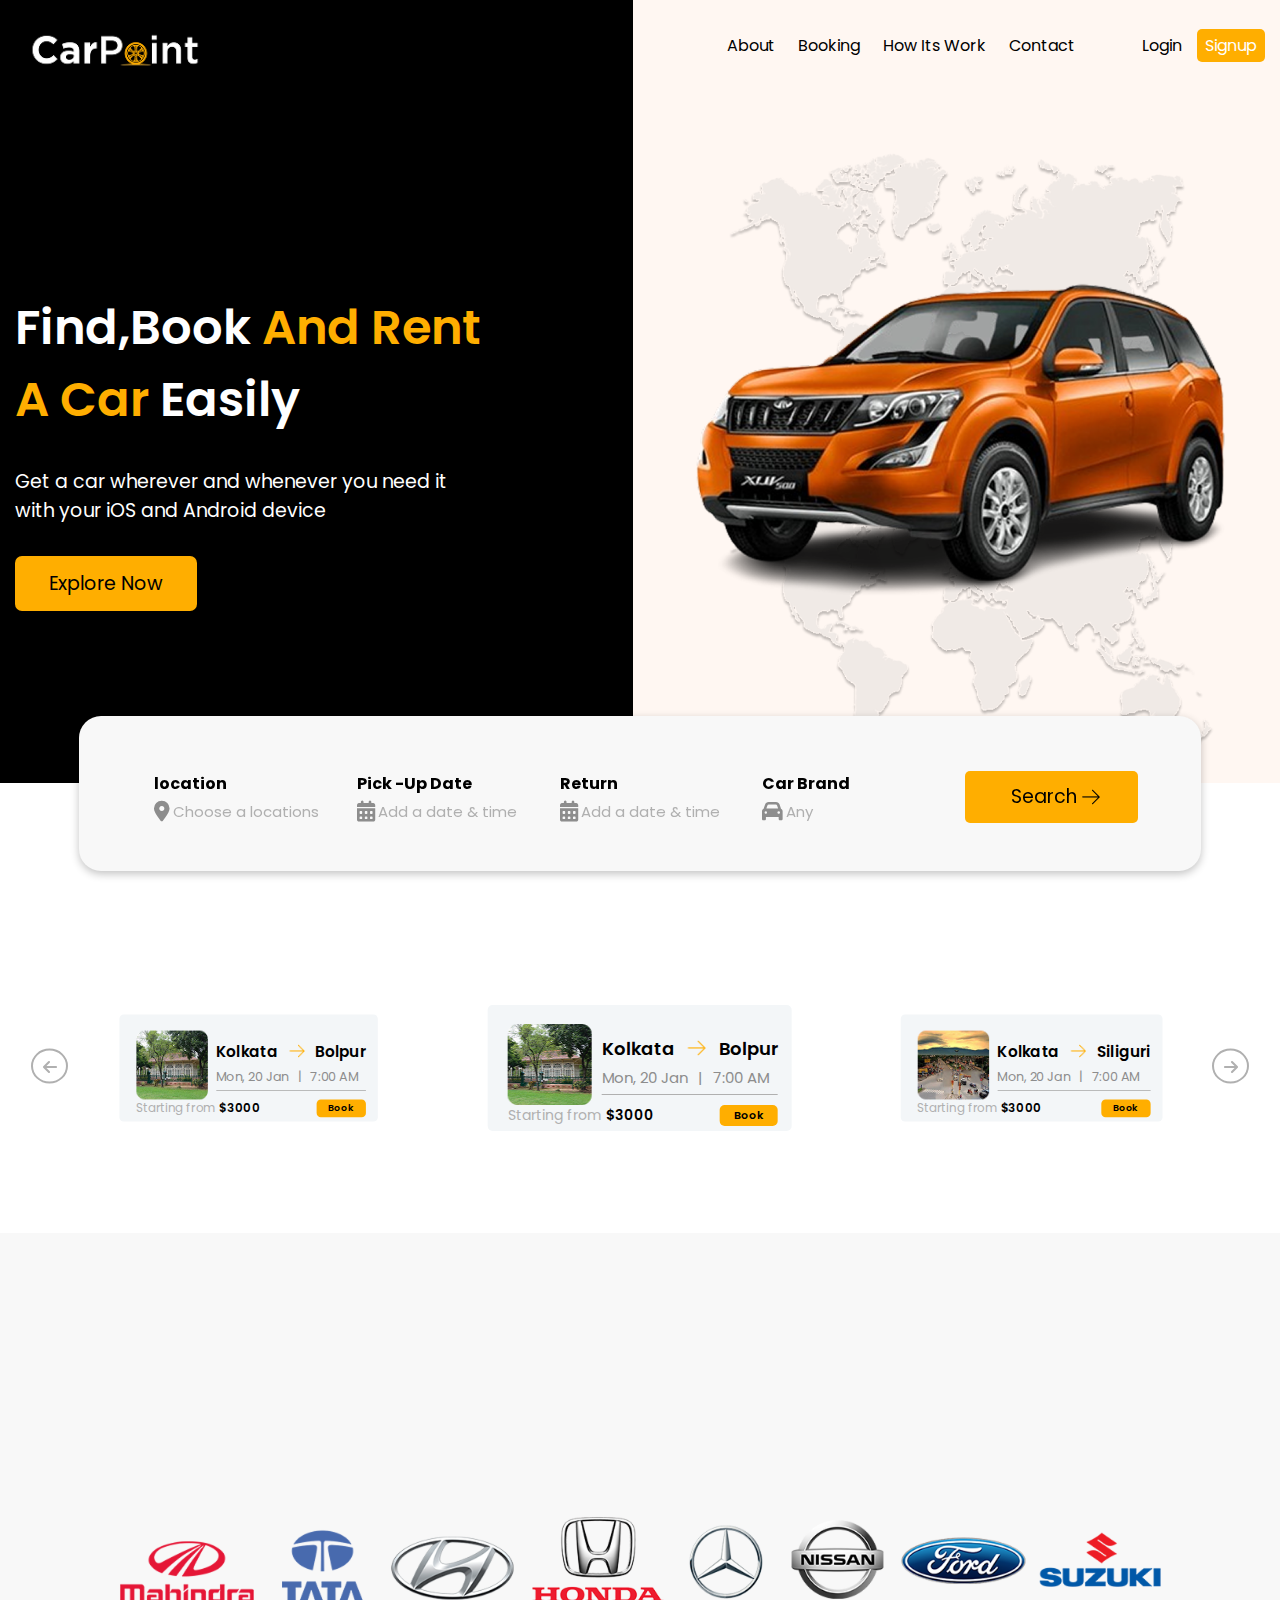
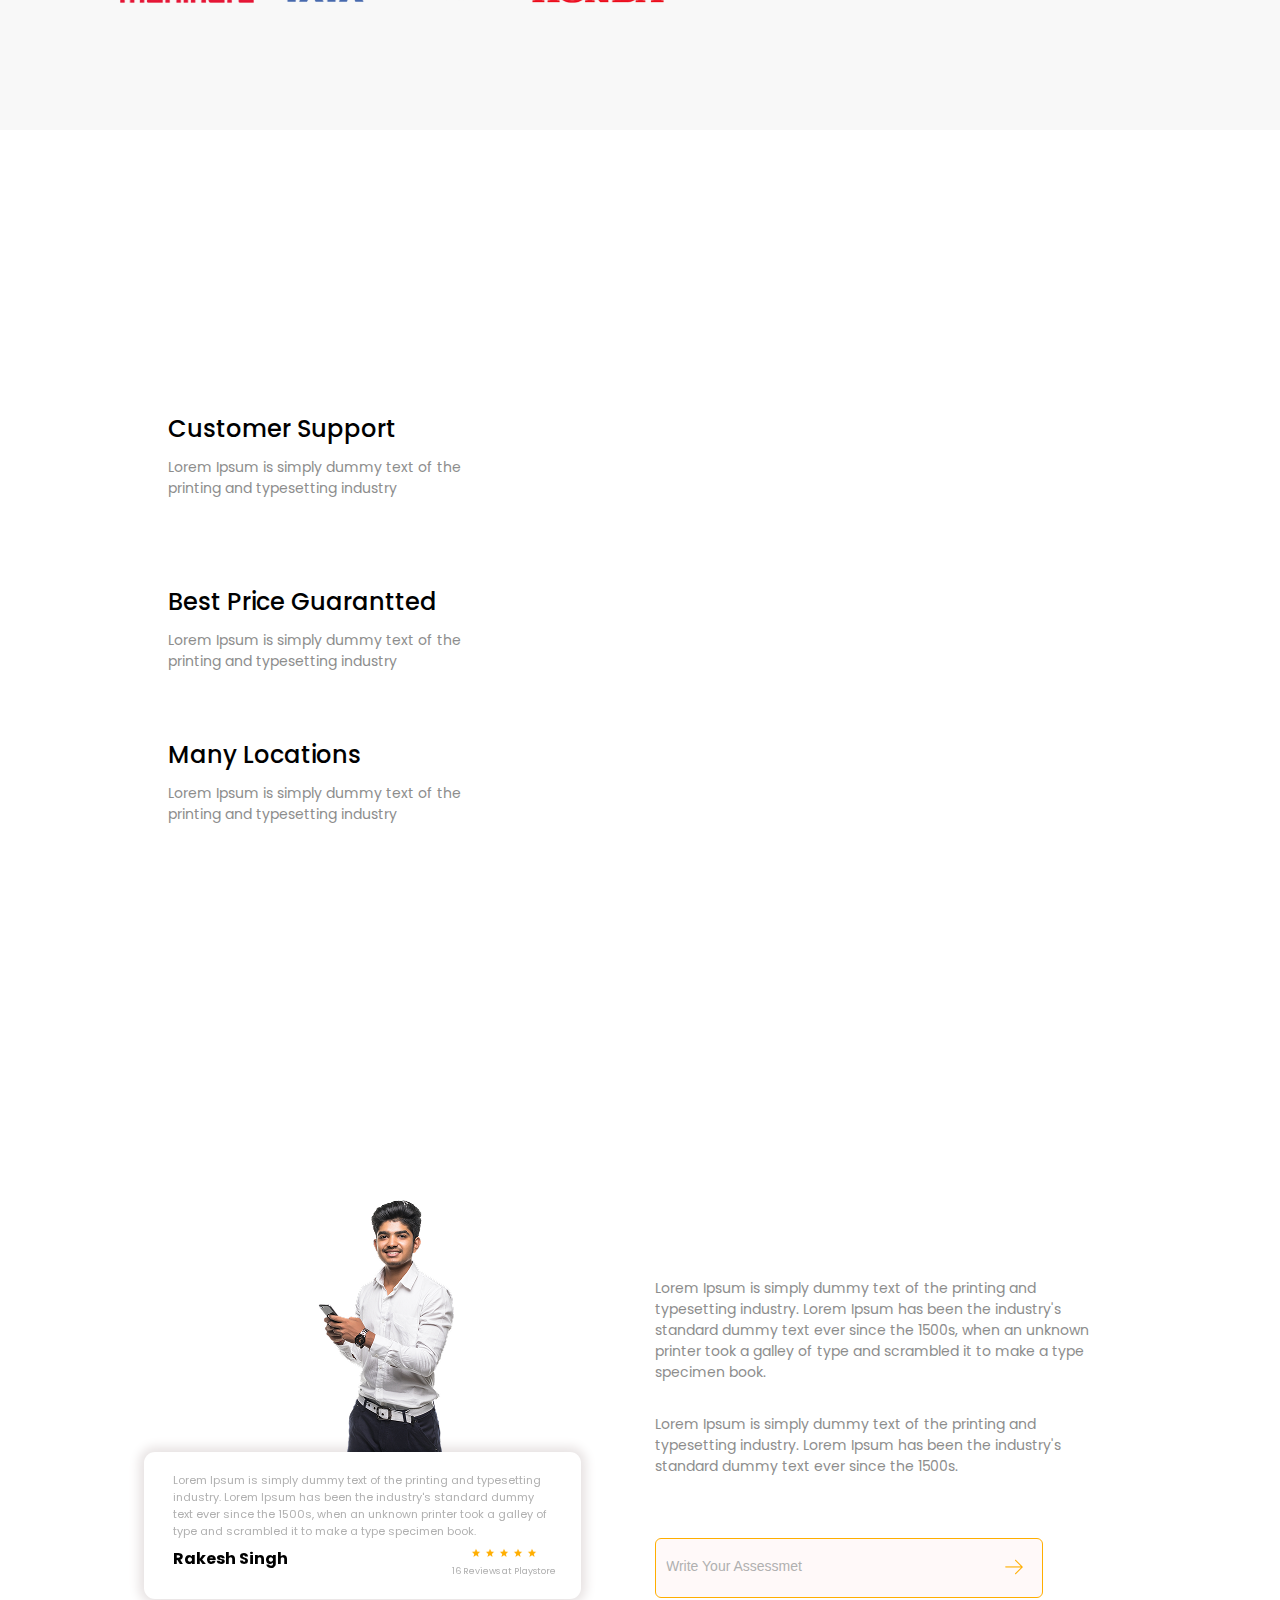
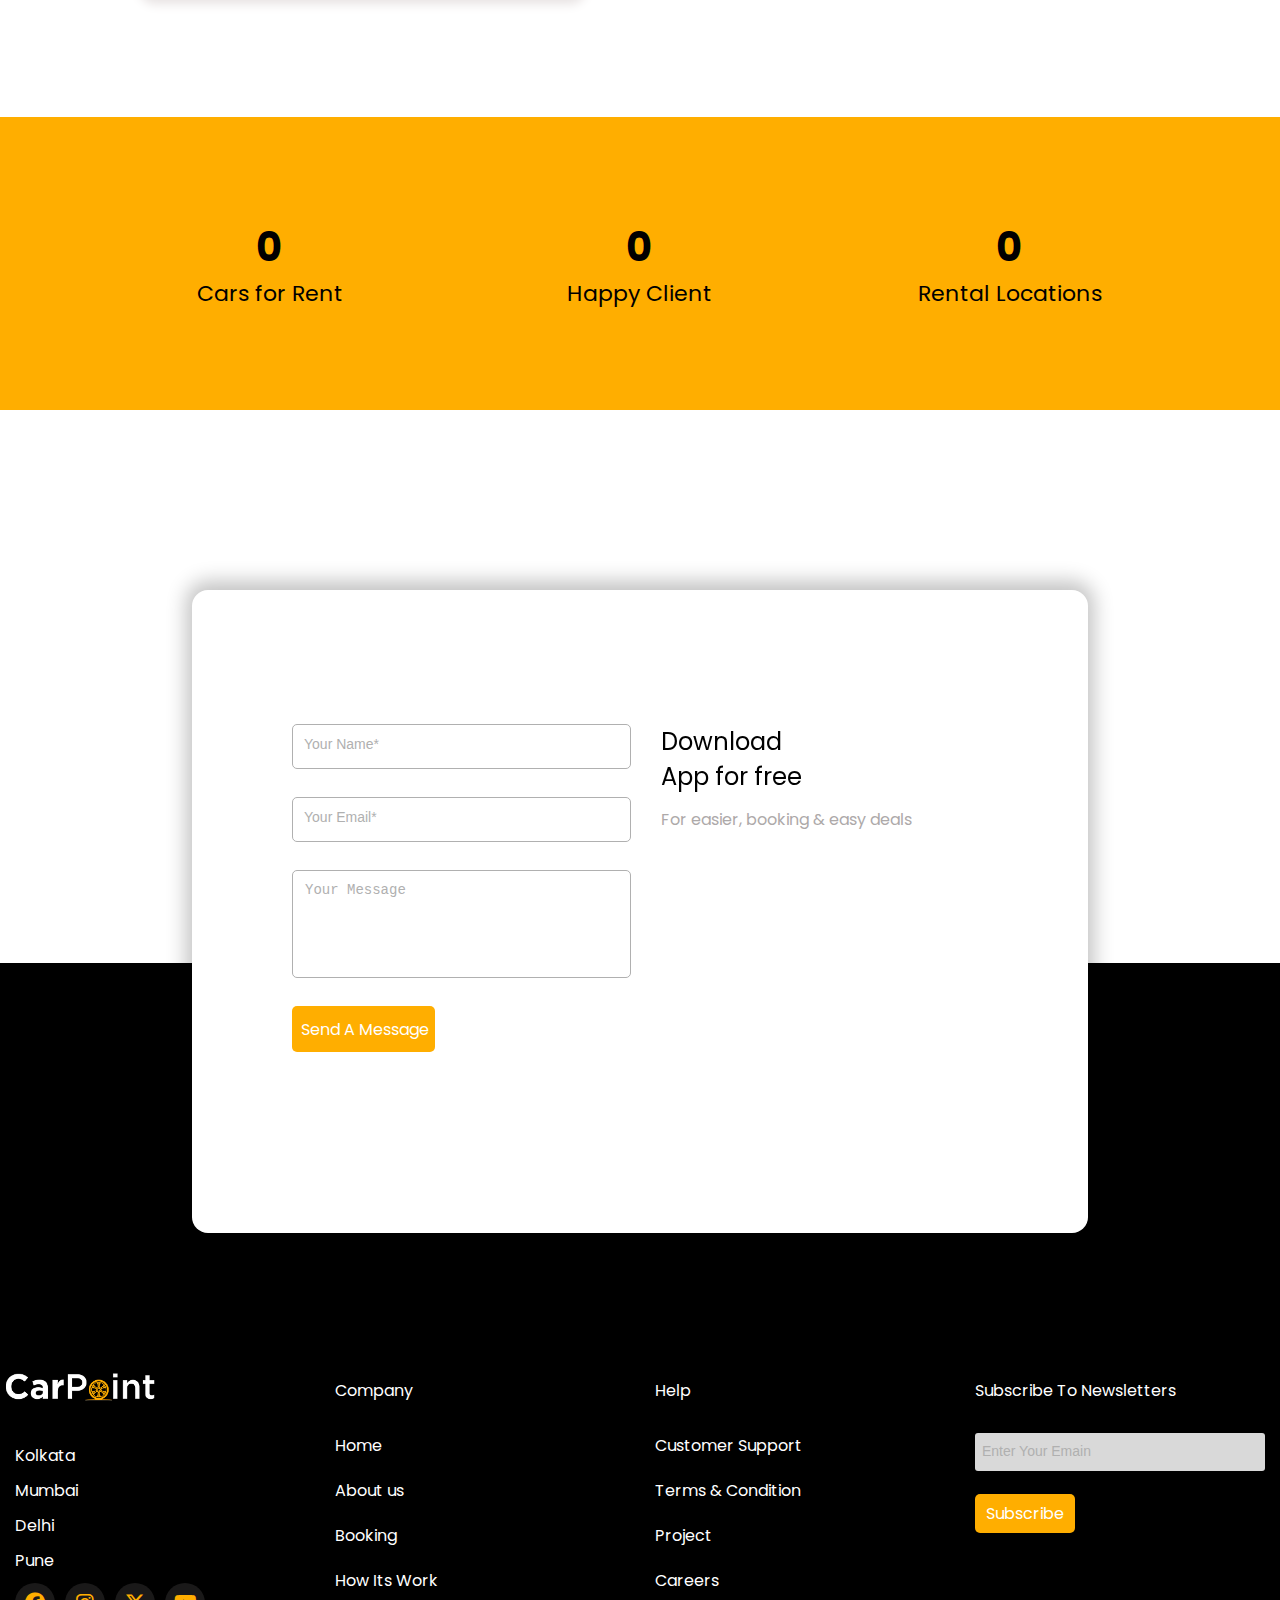
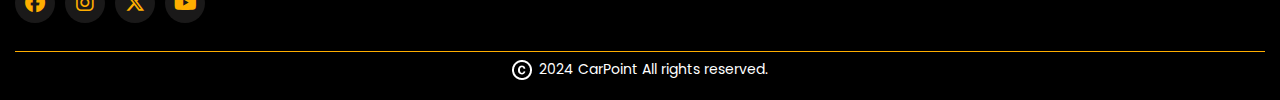
<file: index.html>
<html lang="en">
  <head>
    <meta charset="UTF-8" />
    <meta name="viewport" content="width=device-width, initial-scale=1.0" />
    <title>CarPoint</title>
    <!-- favicon link -->
    <link
      rel="shortcut icon"
      href="./assets/sports-car-icon-isolated-on-white-background-free-vector.jpg"
      type="image/x-icon"
    />
    <!-- font awesome CDN -->
    <link
      rel="stylesheet"
      href="https://cdnjs.cloudflare.com/ajax/libs/font-awesome/6.7.2/css/all.min.css"
      integrity="sha512-Evv84Mr4kqVGRNSgIGL/F/aIDqQb7xQ2vcrdIwxfjThSH8CSR7PBEakCr51Ck+w+/U6swU2Im1vVX0SVk9ABhg=="
      crossorigin="anonymous"
      referrerpolicy="no-referrer"
    />
    <!-- Swiper CSS CDN -->
    <link
      rel="stylesheet"
      href="https://cdn.jsdelivr.net/npm/swiper@11/swiper-bundle.min.css"
    />
    <!-- AOS CSS CDN -->
    <link href="https://unpkg.com/aos@2.3.1/dist/aos.css" rel="stylesheet" />
    <!-- Custom CSS -->
    <link rel="stylesheet" href="./css/style.css" />
  </head>
  <body>
    <!-- Header section -->
    <header class="header-section">
      <div class="container">
        <nav class="nav-bar">
          <div class="nav-wrpr">
            <div data-aos="zoom-in" data-aos-duration="2000" class="nav-logo">
              <a href="index.html">
                <img src="./assets/CarPoint-White Logo 1.png" alt="" />
              </a>
            </div>
            <button class="toggler">
              <div class="hamburger">
                <span></span>
                <span></span>
                <span></span>
              </div>
            </button>
            <div class="nav-right">
              <ul>
                <li>
                  <a href="about_us.html" class="links cmn-hover">About</a>
                </li>
                <li>
                  <a href="booking.html" class="links cmn-hover">Booking</a>
                </li>
                <li>
                  <a href="how_its_work.html" class="links cmn-hover"
                    >How Its Work
                  </a>
                </li>
                <li>
                  <a href="contact.html" class="links cmn-hover">Contact</a>
                </li>
              </ul>
              <div class="nav-btn">
                <a href="login.html" class="links">Login</a>
                <a href="signup.html" class="btn-effect links">Signup</a>
              </div>
            </div>
          </div>
        </nav>
      </div>
    </header>

    <!-- Mobile menu -->
    <div class="mobview">
      <button class="clsbtn">&times;</button>
      <div class="phn-wrpr">
        <ul>
          <li><a href="index.html" class="links cmn-hover">Home</a></li>
          <li><a href="about_us.html" class="links cmn-hover">About</a></li>
          <li><a href="booking.html" class="links cmn-hover">Booking</a></li>
          <li>
            <a href="how_its_work.html" class="links cmn-hover">How its Work</a>
          </li>
          <li><a href="contact.html" class="links cmn-hover">contact</a></li>
        </ul>
        <div class="phn-btn">
          <a href="login.html" class="links">Login</a>
          <a href="" class="links">
            <span>Logout</span>
            <span><i class="fa-solid fa-right-from-bracket"></i></span>
          </a>
        </div>
      </div>
    </div>

    <!-- Banner section -->
    <section class="banner-sec">
      <div class="container">
        <div class="row banner-row">
          <div class="col-50 banner-left">
            <div class="banner-content">
              <h1 class="main-heading">
                Find,Book <span>And Rent A Car</span> Easily
              </h1>
              <p>
                Get a car wherever and whenever you need it with your iOS and
                Android device
              </p>
              <div
                data-aos="zoom-in"
                data-aos-duration="2000"
                class="banner-btn"
              >
                <a href="#" class="modern-btn btn-effect">Explore Now</a>
              </div>
            </div>
          </div>
          <div class="col-50 banner-right">
            <div class="banner-imgs">
              <img
                data-aos="fade-down"
                data-aos-easing="ease-out-cubic"
                data-aos-duration="2000"
                src="./assets/Car.png"
                alt=""
                class="banner-car"
              />
            </div>
          </div>
        </div>
        <div class="banner-bottom-float">
          <div class="row float-row">
            <div class="col-20">
              <div class="loc">
                <h4>location</h4>
                <div>
                  <span
                    ><a href=""
                      ><i class="fa-solid fa-location-dot"></i></a></span
                  ><span>Choose a locations</span>
                </div>
              </div>
            </div>
            <div class="col-20">
              <div class="loc">
                <h4>Pick -Up Date</h4>
                <div>
                  <span
                    ><a href=""
                      ><i class="fa-solid fa-calendar-days"></i></a></span
                  ><span>Add a date & time</span>
                </div>
              </div>
            </div>
            <div class="col-20">
              <div class="loc">
                <h4>Return</h4>
                <div>
                  <span
                    ><a href=""
                      ><i class="fa-solid fa-calendar-days"></i></a></span
                  ><span>Add a date & time</span>
                </div>
              </div>
            </div>
            <div class="col-20">
              <div class="loc">
                <h4>Car Brand</h4>
                <div>
                  <span
                    ><a href=""><i class="fa-solid fa-car"></i></a></span
                  ><span>Any</span>
                </div>
              </div>
            </div>
            <div class="col-20">
              <div class="bn-flt-btn btn-effect">
                <span>Search</span
                ><span
                  ><img src="./assets/ph_arrow-right-light.png" alt=""
                /></span>
              </div>
            </div>
          </div>
        </div>
      </div>
    </section>

    <!-- Checkout section -->
    <section class="checkout-sec">
      <div class="container">
        <div class="checkout-top">
          <h2 data-aos="fade-up" data-aos-duration="1000" class="normal-head">
            Faster Checkout
          </h2>
        </div>
        <div class="slider1">
          <!-- Slider main container -->
          <div id="slider1" class="swiper">
            <!-- Additional required wrapper -->
            <div class="swiper-wrapper">
              <!-- Slides -->
              <div class="swiper-slide">
                <div class="checkout-card">
                  <div class="kol">
                    <div class="kol-img">
                      <img
                        src="./assets/1024px-Upasana_Griha_-_North-western_View_-_Santiniketan_2014-06-29_5300.png"
                        alt=""
                      />
                    </div>
                    <div class="kol-content">
                      <div>
                        <span>Kolkata</span
                        ><span
                          ><img
                            src="./assets/ph_arrow-right-light (1).png"
                            alt="" /></span
                        ><span>Bolpur</span>
                      </div>
                      <div>
                        <span>Mon, 20 Jan</span><span>|</span
                        ><span>7:00 AM</span>
                      </div>
                    </div>
                  </div>
                  <div class="chk-btm">
                    <p>Starting from <span>$3000</span></p>
                    <a href="" class="btn-effect">Book</a>
                  </div>
                </div>
              </div>
              <div class="swiper-slide">
                <div class="checkout-card">
                  <div class="kol">
                    <div class="kol-img">
                      <img src="./assets/640px-Siliguri_view.png" alt="" />
                    </div>
                    <div class="kol-content">
                      <div>
                        <span>Kolkata</span
                        ><span
                          ><img
                            src="./assets/ph_arrow-right-light (1).png"
                            alt="" /></span
                        ><span>Siliguri</span>
                      </div>
                      <div>
                        <span>Mon, 20 Jan</span><span>|</span
                        ><span>7:00 AM</span>
                      </div>
                    </div>
                  </div>
                  <div class="chk-btm">
                    <p>Starting from <span>$3000</span></p>
                    <a href="" class="btn-effect">Book</a>
                  </div>
                </div>
              </div>
              <div class="swiper-slide">
                <div class="checkout-card">
                  <div class="kol">
                    <div class="kol-img">
                      <img
                        src="./assets/Purulia-Sightseeing-Places.png"
                        alt=""
                      />
                    </div>
                    <div class="kol-content">
                      <div>
                        <span>Kolkata</span
                        ><span
                          ><img
                            src="./assets/ph_arrow-right-light (1).png"
                            alt="" /></span
                        ><span>Purulia</span>
                      </div>
                      <div>
                        <span>Mon, 20 Jan</span><span>|</span
                        ><span>7:00 AM</span>
                      </div>
                    </div>
                  </div>
                  <div class="chk-btm">
                    <p>Starting from <span>$3000</span></p>
                    <a href="" class="btn-effect">Book</a>
                  </div>
                </div>
              </div>
              <div class="swiper-slide">
                <div class="checkout-card">
                  <div class="kol">
                    <div class="kol-img">
                      <img
                        src="./assets/1024px-Upasana_Griha_-_North-western_View_-_Santiniketan_2014-06-29_5300.png"
                        alt=""
                      />
                    </div>
                    <div class="kol-content">
                      <div>
                        <span>Kolkata</span
                        ><span
                          ><img
                            src="./assets/ph_arrow-right-light (1).png"
                            alt="" /></span
                        ><span>Bolpur</span>
                      </div>
                      <div>
                        <span>Mon, 20 Jan</span><span>|</span
                        ><span>7:00 AM</span>
                      </div>
                    </div>
                  </div>
                  <div class="chk-btm">
                    <p>Starting from <span>$3000</span></p>
                    <a href="" class="btn-effect">Book</a>
                  </div>
                </div>
              </div>
              <div class="swiper-slide">
                <div class="checkout-card">
                  <div class="kol">
                    <div class="kol-img">
                      <img
                        src="./assets/1024px-Upasana_Griha_-_North-western_View_-_Santiniketan_2014-06-29_5300.png"
                        alt=""
                      />
                    </div>
                    <div class="kol-content">
                      <div>
                        <span>Kolkata</span
                        ><span
                          ><img
                            src="./assets/ph_arrow-right-light (1).png"
                            alt="" /></span
                        ><span>Bolpur</span>
                      </div>
                      <div>
                        <span>Mon, 20 Jan</span><span>|</span
                        ><span>7:00 AM</span>
                      </div>
                    </div>
                  </div>
                  <div class="chk-btm">
                    <p>Starting from <span>$3000</span></p>
                    <a href="" class="btn-effect">Book</a>
                  </div>
                </div>
              </div>
              <div class="swiper-slide">
                <div class="checkout-card">
                  <div class="kol">
                    <div class="kol-img">
                      <img
                        src="./assets/1024px-Upasana_Griha_-_North-western_View_-_Santiniketan_2014-06-29_5300.png"
                        alt=""
                      />
                    </div>
                    <div class="kol-content">
                      <div>
                        <span>Kolkata</span
                        ><span
                          ><img
                            src="./assets/ph_arrow-right-light (1).png"
                            alt="" /></span
                        ><span>Bolpur</span>
                      </div>
                      <div>
                        <span>Mon, 20 Jan</span><span>|</span
                        ><span>7:00 AM</span>
                      </div>
                    </div>
                  </div>
                  <div class="chk-btm">
                    <p>Starting from <span>$3000</span></p>
                    <a href="" class="btn-effect">Book</a>
                  </div>
                </div>
              </div>
            </div>
            <!-- If we need navigation buttons -->
            <div class="swiper-button-prev swiperbtn-prev">
              <i class="fa-solid fa-arrow-left"></i>
            </div>
            <div class="swiper-button-next swiperbtn-next">
              <i class="fa-solid fa-arrow-right"></i>
            </div>
          </div>
        </div>
      </div>
    </section>

    <!-- Categories section -->
    <section class="cat-sec">
      <div class="container">
        <div data-aos="fade-up" data-aos-duration="1000" class="cat-top">
          <h2 class="heads">Popular Categories</h2>
          <p class="cmn-para">
            We present popular cars that are rented by customers to maximize
            your comfort on long trips.
          </p>
        </div>
        <div class="cat-img">
          <img src="./assets/Car logos 1.png" alt="" />
        </div>
      </div>
    </section>

    <!-- Why Choose section -->
    <section class="why-sec cmn-gap">
      <div class="sm-container">
        <div data-aos="fade-up" data-aos-duration="1000" class="why-hdr">
          <h2 class="cmn-heading">Why Choose Us</h2>
          <p class="cmn-para">
            We present popular cars that are rented by customers to maximize
            your comfort on long trips
          </p>
        </div>
        <div class="row">
          <div class="col-50">
            <div class="why-content">
              <div>
                <div
                  data-aos="flip-left"
                  data-aos-duration="1000"
                  class="calling"
                >
                  <a href=""><i class="fa-solid fa-phone-volume"></i></a>
                </div>
                <div>
                  <div>Customer Support</div>
                  <p class="cmn-para">
                    Lorem Ipsum is simply dummy text of the printing and
                    typesetting industry
                  </p>
                </div>
              </div>
              <div>
                <div
                  data-aos="flip-left"
                  data-aos-duration="1000"
                  class="calling"
                >
                  <a href=""><i class="fa-solid fa-phone-volume"></i></a>
                </div>
                <div>
                  <div>Best Price Guarantted</div>
                  <p class="cmn-para">
                    Lorem Ipsum is simply dummy text of the printing and
                    typesetting industry
                  </p>
                </div>
              </div>
              <div>
                <div
                  data-aos="flip-left"
                  data-aos-duration="1000"
                  class="calling"
                >
                  <a href=""><i class="fa-solid fa-phone-volume"></i></a>
                </div>
                <div>
                  <div>Many Locations</div>
                  <p class="cmn-para">
                    Lorem Ipsum is simply dummy text of the printing and
                    typesetting industry
                  </p>
                </div>
              </div>
            </div>
          </div>
          <div class="col-50">
            <div data-aos="flip-left" data-aos-duration="1000" class="why-img">
              <img src="./assets/man-getting-rental-car-keys.png" alt="" />
            </div>
          </div>
        </div>
      </div>
    </section>

    <!-- Client reviews section -->
    <section class="client-reviews cmn-gap">
      <div class="sm-container">
        <div data-aos="fade-up" data-aos-duration="1000" class="reviews-hdr">
          <h2 class="cmn-heading">Client’s Reviews</h2>
          <p class="cmn-para">
            Lorem Ipsum is simply dummy text of the printing and typesetting
            industry. Lorem Ipsum has been the industry's standard dummy text
            ever since the 1500s, when an unknown printer took a galley of type
            and scrambled it
          </p>
        </div>
        <div class="row client-row">
          <div class="col-50">
            <div class="slider2">
              <div id="slider2" class="swiper">
                <div class="swiper-wrapper">
                  <div class="swiper-slide">
                    <div class="reviews-card">
                      <div class="reviews-img">
                        <img src="./assets/Rakesh  1.png" alt="" />
                      </div>
                      <div class="reviews-content">
                        <p>
                          Lorem Ipsum is simply dummy text of the printing and
                          typesetting industry. Lorem Ipsum has been the
                          industry's standard dummy text ever since the 1500s,
                          when an unknown printer took a galley of type and
                          scrambled it to make a type specimen book.
                        </p>
                        <div>
                          <h4>Rakesh Singh</h4>
                          <div>
                            <div>
                              <img
                                src="./assets/material-symbols_star.png"
                                alt=""
                              />
                              <img
                                src="./assets/material-symbols_star.png"
                                alt=""
                              />
                              <img
                                src="./assets/material-symbols_star.png"
                                alt=""
                              />
                              <img
                                src="./assets/material-symbols_star.png"
                                alt=""
                              />
                              <img
                                src="./assets/material-symbols_star.png"
                                alt=""
                              />
                            </div>
                            <p>16 Reviews at Playstore</p>
                          </div>
                        </div>
                      </div>
                    </div>
                  </div>
                  <div class="swiper-slide">
                    <div class="reviews-card">
                      <div class="reviews-img">
                        <img src="./assets/Rakesh  1.png" alt="" />
                      </div>
                      <div class="reviews-content">
                        <p>
                          Lorem Ipsum is simply dummy text of the printing and
                          typesetting industry. Lorem Ipsum has been the
                          industry's standard dummy text ever since the 1500s,
                          when an unknown printer took a galley of type and
                          scrambled it to make a type specimen book.
                        </p>
                        <div>
                          <h4>Rakesh Singh</h4>
                          <div>
                            <div>
                              <img
                                src="./assets/material-symbols_star.png"
                                alt=""
                              />
                              <img
                                src="./assets/material-symbols_star.png"
                                alt=""
                              />
                              <img
                                src="./assets/material-symbols_star.png"
                                alt=""
                              />
                              <img
                                src="./assets/material-symbols_star.png"
                                alt=""
                              />
                              <img
                                src="./assets/material-symbols_star.png"
                                alt=""
                              />
                            </div>
                            <p>16 Reviews at Playstore</p>
                          </div>
                        </div>
                      </div>
                    </div>
                  </div>
                  <div class="swiper-slide">
                    <div class="reviews-card">
                      <div class="reviews-img">
                        <img src="./assets/Rakesh  1.png" alt="" />
                      </div>
                      <div class="reviews-content">
                        <p>
                          Lorem Ipsum is simply dummy text of the printing and
                          typesetting industry. Lorem Ipsum has been the
                          industry's standard dummy text ever since the 1500s,
                          when an unknown printer took a galley of type and
                          scrambled it to make a type specimen book.
                        </p>
                        <div>
                          <h4>Rakesh Singh</h4>
                          <div>
                            <div>
                              <img
                                src="./assets/material-symbols_star.png"
                                alt=""
                              />
                              <img
                                src="./assets/material-symbols_star.png"
                                alt=""
                              />
                              <img
                                src="./assets/material-symbols_star.png"
                                alt=""
                              />
                              <img
                                src="./assets/material-symbols_star.png"
                                alt=""
                              />
                              <img
                                src="./assets/material-symbols_star.png"
                                alt=""
                              />
                            </div>
                            <p>16 Reviews at Playstore</p>
                          </div>
                        </div>
                      </div>
                    </div>
                  </div>
                </div>
                <div
                  data-aos="zoom-in"
                  data-aos-duration="1500"
                  class="swiper-button-prev"
                >
                  <i class="fa-solid fa-arrow-left"></i>
                </div>
                <div
                  data-aos="zoom-in"
                  data-aos-duration="1500"
                  class="swiper-button-next"
                >
                  <i class="fa-solid fa-arrow-right"></i>
                </div>
              </div>
            </div>
          </div>
          <div class="col-50">
            <div class="client-content">
              <div
                data-aos="fade-up"
                data-aos-duration="1000"
                class="normal-head"
              >
                What Our Customer’s Says About us?
              </div>
              <p class="cmn-para">
                Lorem Ipsum is simply dummy text of the printing and typesetting
                industry. Lorem Ipsum has been the industry's standard dummy
                text ever since the 1500s, when an unknown printer took a galley
                of type and scrambled it to make a type specimen book.
              </p>
              <p class="cmn-para">
                Lorem Ipsum is simply dummy text of the printing and typesetting
                industry. Lorem Ipsum has been the industry's standard dummy
                text ever since the 1500s.
              </p>
              <div class="search">
                <input
                  type="text"
                  name=""
                  id=""
                  placeholder="Write Your Assessmet"
                />
                <a href="">
                  <img src="./assets/ph_arrow-right-light (1).png" alt=""
                /></a>
              </div>
            </div>
          </div>
        </div>
      </div>
    </section>

    <!-- Achievement section-->
    <section class="acch-sec cmn-gap">
      <div class="sm-container">
        <div class="row">
          <div class="col-33">
            <div class="acch-contain">
              <h2 class="counter" data-target="500">0</h2>
              <p>Cars for Rent</p>
            </div>
          </div>
          <div class="col-33">
            <div class="acch-contain">
              <h2 class="counter" data-target="800">0</h2>
              <p>Happy Client</p>
            </div>
          </div>
          <div class="col-33">
            <div class="acch-contain">
              <h2 class="counter" data-target="750">0</h2>
              <p>Rental Locations</p>
            </div>
          </div>
        </div>
      </div>
    </section>

    <!-- Contact section -->
    <section class="contact-sec">
      <div class="sm-container">
        <div class="form-wrpr">
          <h2 data-aos="fade-up" data-aos-duration="1000" class="form-head">
            Questions? Get in Touch
          </h2>
          <div class="row">
            <div class="col-50">
              <div class="form">
                <div>
                  <input type="text" name="" id="" placeholder="Your Name*" />
                </div>
                <div>
                  <input type="text" name="" id="" placeholder="Your Email*" />
                </div>
                <div>
                  <textarea name="" id="" placeholder="Your Message"></textarea>
                </div>
                <a href="" class="btn-effect">Send A Message</a>
              </div>
            </div>
            <div class="col-50">
              <div class="form-content">
                <p>
                  Download <br />
                  <img
                    data-aos="fade-right"
                    data-aos-duration="1000"
                    src="./assets/Car point 1.png"
                    alt=""
                  />
                  App for free
                </p>
                <p>For easier, booking & easy deals</p>
                <a href="" data-aos="zoom-in" data-aos-duration="1500">
                  <img src="./assets/black 1.png" alt="" />
                </a>
              </div>
            </div>
          </div>
          <div data-aos="zoom-in" data-aos-duration="1500" class="formcar">
            <img src="./assets/all-car 1.png" alt="" />
          </div>
        </div>
      </div>
    </section>

    <!-- Footer section -->
    <footer class="ft-sec">
      <div class="container">
        <div class="row">
          <div class="col-25">
            <div class="comp-logo">
              <div class="logo">
                <img src="./assets/CarPoint-White Logo 2.png" alt="" />
              </div>
              <p>Kolkata</p>
              <p>Mumbai</p>
              <p>Delhi</p>
              <p>Pune</p>
              <ul>
                <li>
                  <a href=""><i class="fa-brands fa-facebook"></i></a>
                </li>
                <li>
                  <a href=""><i class="fa-brands fa-instagram"></i></a>
                </li>
                <li>
                  <a href=""><i class="fa-brands fa-x-twitter"></i></a>
                </li>
                <li>
                  <a href=""><i class="fa-brands fa-youtube"></i></a>
                </li>
              </ul>
            </div>
          </div>
          <div class="col-25">
            <div class="company">
              <div class="ft-title-sm">Company</div>
              <ul>
                <li><a href="index.html" class="links">Home</a></li>
                <li><a href="about_us.html" class="links">About us</a></li>
                <li><a href="booking.html" class="links">Booking</a></li>
                <li>
                  <a href="how_its_work.html" class="links">How Its Work</a>
                </li>
              </ul>
            </div>
          </div>
          <div class="col-25">
            <div class="help">
              <div class="ft-title-sm">Help</div>
              <ul>
                <li><a href="#">Customer Support </a></li>
                <li><a href="#">Terms & Condition</a></li>
                <li><a href="#">Project</a></li>
                <li><a href="#">Careers </a></li>
              </ul>
            </div>
          </div>
          <div class="col-25">
            <div class="letter">
              <div class="ft-title-sm">Subscribe To Newsletters</div>
              <div>
                <input
                  type="text"
                  name=""
                  id=""
                  placeholder="Enter Your Emain"
                />
                <a href="#" class="btn-effect">Subscribe</a>
              </div>
            </div>
          </div>
        </div>
        <div class="ft-line"></div>
        <div class="ft-btm">
          <img src="./assets/Vector.png" alt="" />2024 CarPoint All rights
          reserved.
        </div>
      </div>
    </footer>
    <!-- Swiper js CDN -->
    <script src="https://cdn.jsdelivr.net/npm/swiper@11/swiper-bundle.min.js"></script>
    <!-- AOS js CDN -->
    <script src="https://unpkg.com/aos@2.3.1/dist/aos.js"></script>
    <!-- Custom js -->
    <script src="./js/index.js"></script>
  </body>
</html>
</file>
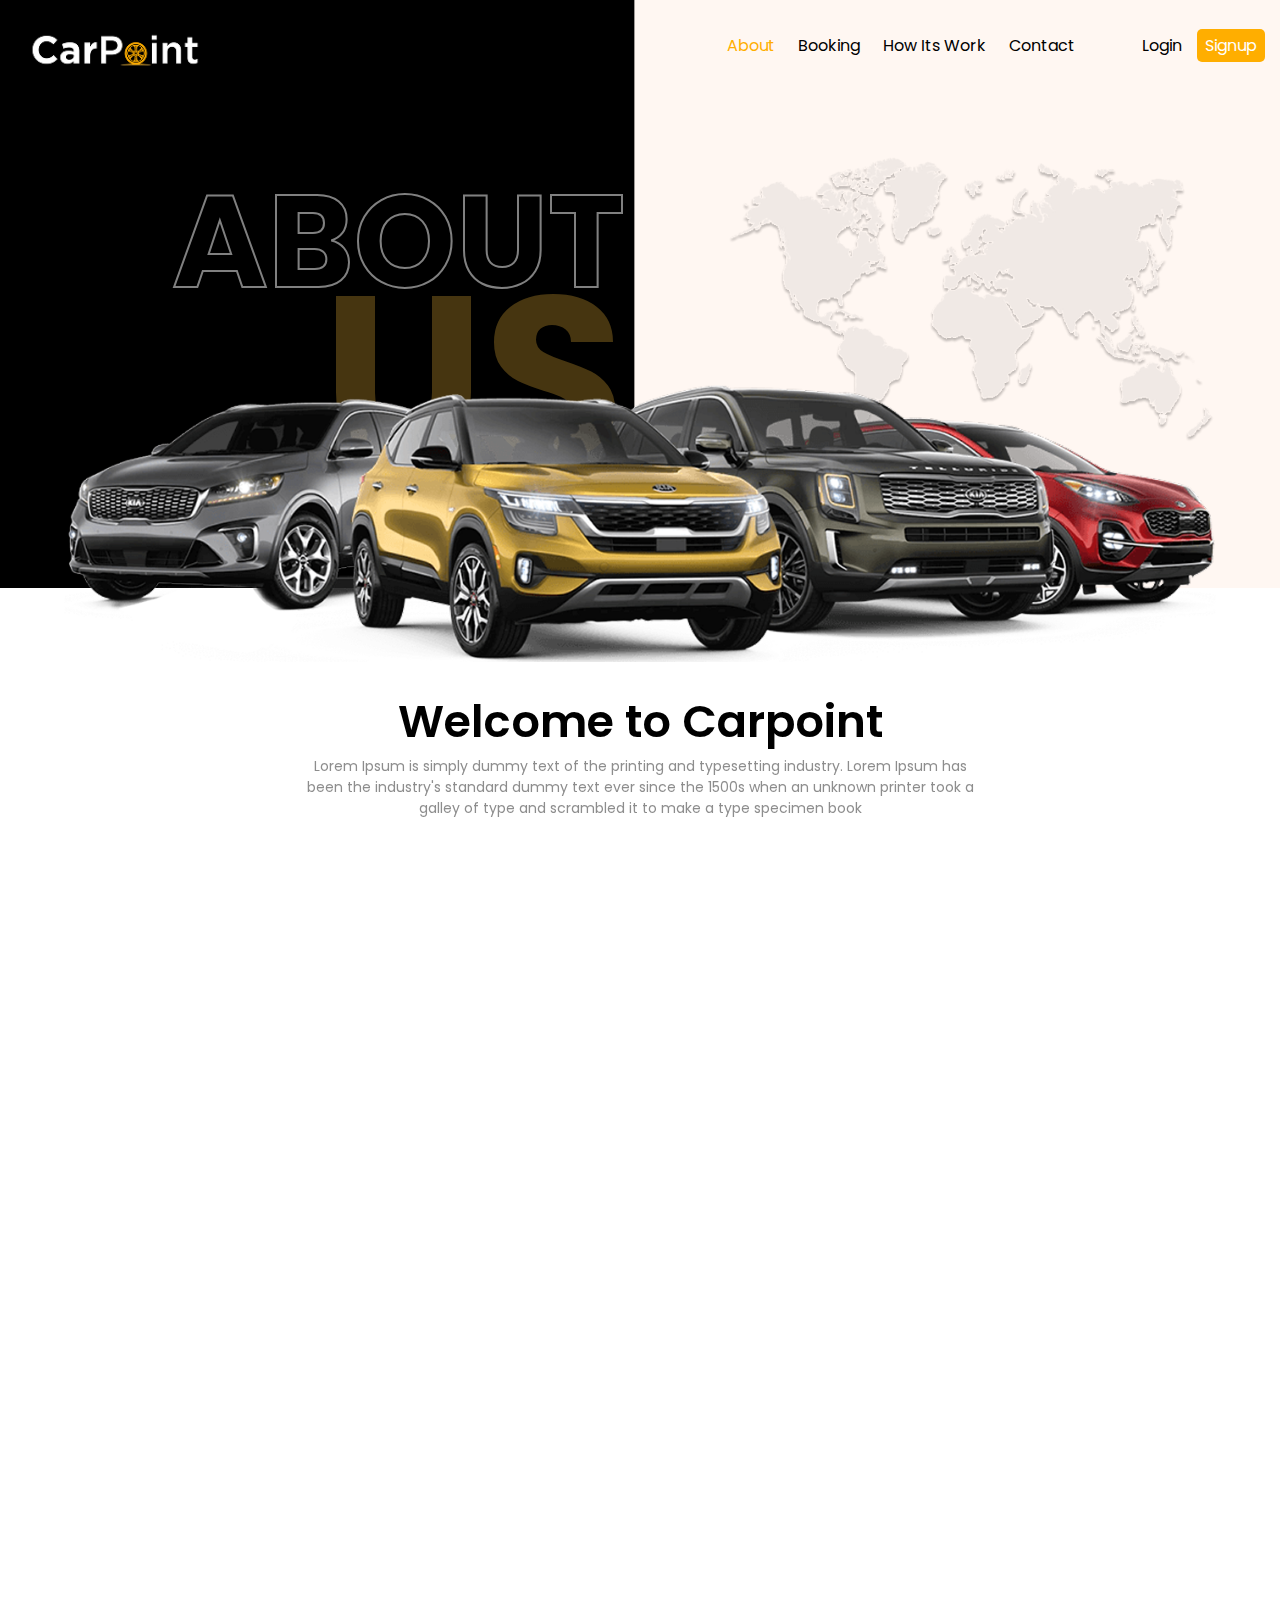
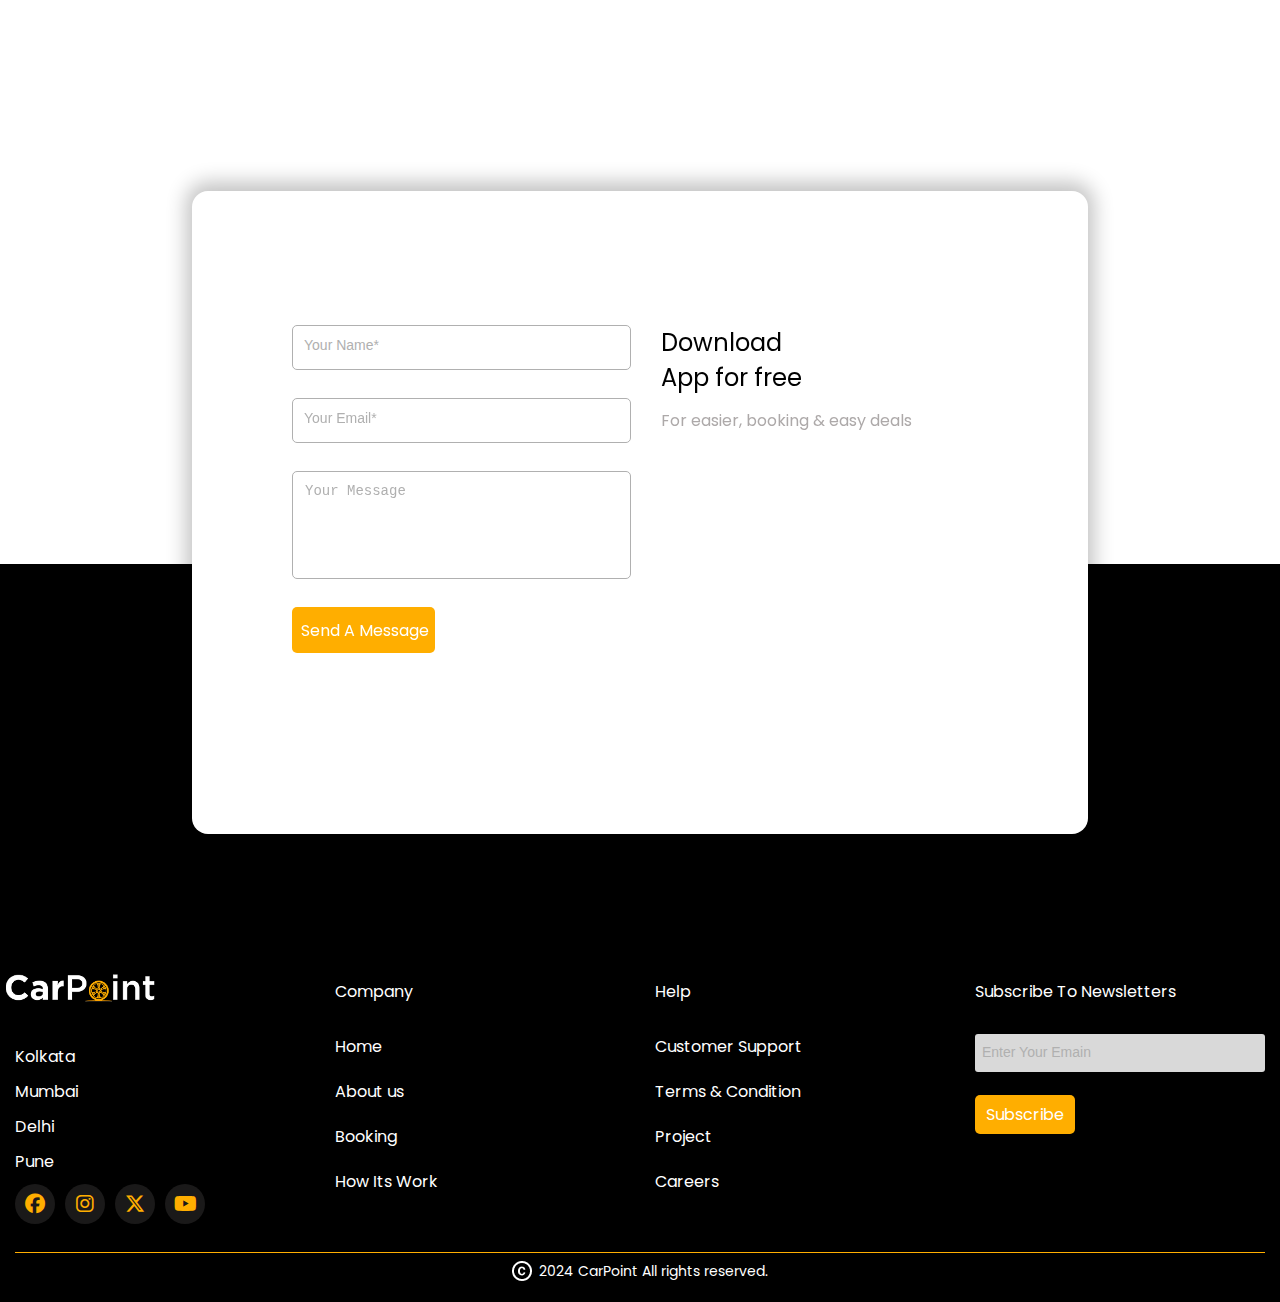
<file: about_us.html>
<html lang="en">
  <head>
    <head>
      <meta charset="UTF-8" />
      <meta name="viewport" content="width=device-width, initial-scale=1.0" />
      <title>CarPoint</title>
      <!-- favicon link -->
      <link
        rel="shortcut icon"
        href="./assets/sports-car-icon-isolated-on-white-background-free-vector.jpg"
        type="image/x-icon"
      />
      <!-- font awesome CDN -->
      <link
        rel="stylesheet"
        href="https://cdnjs.cloudflare.com/ajax/libs/font-awesome/6.7.2/css/all.min.css"
        integrity="sha512-Evv84Mr4kqVGRNSgIGL/F/aIDqQb7xQ2vcrdIwxfjThSH8CSR7PBEakCr51Ck+w+/U6swU2Im1vVX0SVk9ABhg=="
        crossorigin="anonymous"
        referrerpolicy="no-referrer"
      />
      <!-- Swiper CSS CDN -->
      <link
        rel="stylesheet"
        href="https://cdn.jsdelivr.net/npm/swiper@11/swiper-bundle.min.css"
      />
      <!-- AOS CSS CDN -->
      <link href="https://unpkg.com/aos@2.3.1/dist/aos.css" rel="stylesheet" />
      <!-- Custom CSS -->
      <link rel="stylesheet" href="./css/style.css" />
      <link rel="stylesheet" href="./css/about_us_style.css" />
    </head>
  </head>
  <body>
    <!-- Header section -->
    <header class="header-section">
      <div class="container">
        <nav class="nav-bar">
          <div class="nav-wrpr">
            <div data-aos="zoom-in" data-aos-duration="2000" class="nav-logo">
              <a href="index.html">
                <img src="./assets/CarPoint-White Logo 1.png" alt="" />
              </a>
            </div>
            <button class="toggler">
              <div class="hamburger">
                <span></span>
                <span></span>
                <span></span>
              </div>
            </button>
            <div class="nav-right">
              <ul>
                <li>
                  <a href="about_us.html" class="links cmn-hover">About</a>
                </li>
                <li>
                  <a href="booking.html" class="links cmn-hover">Booking</a>
                </li>
                <li>
                  <a href="how_its_work.html" class="links cmn-hover"
                    >How Its Work
                  </a>
                </li>
                <li>
                  <a href="contact.html" class="links cmn-hover">Contact</a>
                </li>
              </ul>
              <div class="nav-btn">
                <a href="login.html" class="links">Login</a>
                <a href="signup.html" class="btn-effect links">Signup</a>
              </div>
            </div>
          </div>
        </nav>
      </div>
    </header>

    <!-- Mobile menu -->
    <div class="mobview">
      <button class="clsbtn">&times;</button>
      <div class="phn-wrpr">
        <ul>
          <li><a href="index.html" class="cmn-hover links">Home</a></li>
          <li><a href="about_us.html" class="cmn-hover links">About</a></li>
          <li><a href="booking.html" class="cmn-hover links">Booking</a></li>
          <li>
            <a href="how_its_work.html" class="cmn-hover links">How its Work</a>
          </li>
          <li><a href="contact.html" class="cmn-hover links">contact</a></li>
        </ul>
        <div class="phn-btn">
          <a href="login.html" class="links">Login</a>
          <a href="" class="links">
            <span>Logout</span>
            <span><i class="fa-solid fa-right-from-bracket"></i></span>
          </a>
        </div>
      </div>
    </div>

    <!--About Banner section -->
    <section class="about-banner-sec">
      <div class="container">
        <div class="row">
          <div class="col-50 banner-left">
            <div
              data-aos="fade-up"
              data-aos-duration="1500"
              class="about-banner-content"
            >
              <h1 class="outlined">about</h1>
              <div class="us">us</div>
            </div>
          </div>
          <div class="col-50 banner-right">
            <div
              data-aos="zoom-in"
              data-aos-duration="1500"
              class="about-banner-img"
            >
              <img src="./assets/worldmap.png" alt="" />
            </div>
          </div>
          <img
            src="./assets/multiple-car 1.png"
            alt=""
            class="about-multicar-img"
          />
        </div>
      </div>
    </section>

    <!-- About Us Section -->
    <section class="abt-sec cmn-gap">
      <div class="container">
        <div data-aos="fade-up" data-aos-duration="1000" class="abt-top">
          <h1 class="cmn-heading">Welcome to Carpoint</h1>
          <p class="cmn-para">
            Lorem Ipsum is simply dummy text of the printing and typesetting
            industry. Lorem Ipsum has been the industry's standard dummy text
            ever since the 1500s when an unknown printer took a galley of type
            and scrambled it to make a type specimen book
          </p>
        </div>
        <div class="row">
          <div class="col-50">
            <div data-aos="fade-up" data-aos-duration="1000" class="abt-img">
              <img
                src="./assets/SUV-Rental-in-South-Africa-from-Pace-Car-Rental-1024x1024.png"
                alt=""
              />
            </div>
          </div>
          <div class="col-50">
            <div
              data-aos="fade-up"
              data-aos-duration="1000"
              class="abt-content"
            >
              <div class="heads">About Company</div>
              <h2 class="cmn-heading">
                You start the engine and your adventure begins
              </h2>
              <p class="cmn-para">
                There are many variations of passages of Lorem Ipsum available,
                but the majority have suffered alteration in some form, by
                injected humour, or randomised words which don't look even
                slightly believable. If you are going to use a passage of Lorem
                Ipsum, you need to be sure there isn't anything embarrassing
                hidden in the middle of text. All the Lorem Ipsum generators on
                the Internet tend to repeat predefined chunks as necessary,
                making this the first true generator on the InternetThere are
                many variations of passages of Lorem Ipsum available, but the
                majority have suffered alteration in some form, by injected
                humour, or randomised words which don't look even slightly
                believable. If you are going to use a passage of Lorem Ipsum,
                you need to be sure there isn't anything embarrassing hidden in
                the middle of text. All the Lorem Ipsum generators on the
                Internet tend to repeat predefined chunks as necessary, making
                this the first true generator on the Internet
              </p>
            </div>
          </div>
        </div>
      </div>
    </section>
    <!-- Contact section -->
    <section class="contact-sec">
      <div class="sm-container">
        <div class="form-wrpr">
          <h2 data-aos="fade-up" data-aos-duration="1000" class="form-head">
            Questions? Get in Touch
          </h2>
          <div class="row">
            <div class="col-50">
              <div class="form">
                <div>
                  <input type="text" name="" id="" placeholder="Your Name*" />
                </div>
                <div>
                  <input type="text" name="" id="" placeholder="Your Email*" />
                </div>
                <div>
                  <textarea name="" id="" placeholder="Your Message"></textarea>
                </div>
                <a href="" class="btn-effect">Send A Message</a>
              </div>
            </div>
            <div class="col-50">
              <div class="form-content">
                <p>
                  Download <br />
                  <img
                    data-aos="fade-right"
                    data-aos-duration="1000"
                    src="./assets/Car point 1.png"
                    alt=""
                  />
                  App for free
                </p>
                <p>For easier, booking & easy deals</p>
                <div data-aos="zoom-in" data-aos-duration="1500">
                  <img src="./assets/black 1.png" alt="" />
                </div>
              </div>
            </div>
          </div>
          <div data-aos="zoom-in" data-aos-duration="1500" class="formcar">
            <img src="./assets/all-car 1.png" alt="" />
          </div>
        </div>
      </div>
    </section>

    <!-- Footer section -->
    <footer class="ft-sec">
      <div class="container">
        <div class="row">
          <div class="col-25">
            <div class="comp-logo">
              <div class="logo">
                <img src="./assets/CarPoint-White Logo 2.png" alt="" />
              </div>
              <p>Kolkata</p>
              <p>Mumbai</p>
              <p>Delhi</p>
              <p>Pune</p>
              <ul>
                <li>
                  <a href=""><i class="fa-brands fa-facebook"></i></a>
                </li>
                <li>
                  <a href=""><i class="fa-brands fa-instagram"></i></a>
                </li>
                <li>
                  <a href=""><i class="fa-brands fa-x-twitter"></i></a>
                </li>
                <li>
                  <a href=""><i class="fa-brands fa-youtube"></i></a>
                </li>
              </ul>
            </div>
          </div>
          <div class="col-25">
            <div class="company">
              <div class="ft-title-sm">Company</div>
              <ul>
                <li><a href="index.html" class="links">Home</a></li>
                <li><a href="about_us.html" class="links">About us</a></li>
                <li><a href="booking.html" class="links">Booking</a></li>
                <li>
                  <a href="how_its_work.html" class="links">How Its Work</a>
                </li>
              </ul>
            </div>
          </div>
          <div class="col-25">
            <div class="help">
              <div class="ft-title-sm">Help</div>
              <ul>
                <li><a href="#">Customer Support </a></li>
                <li><a href="#">Terms & Condition</a></li>
                <li><a href="#">Project</a></li>
                <li><a href="#">Careers </a></li>
              </ul>
            </div>
          </div>
          <div class="col-25">
            <div class="letter">
              <div class="ft-title-sm">Subscribe To Newsletters</div>
              <div>
                <input
                  type="text"
                  name=""
                  id=""
                  placeholder="Enter Your Emain"
                />
                <a href="#" class="btn-effect">Subscribe</a>
              </div>
            </div>
          </div>
        </div>
        <div class="ft-line"></div>
        <div class="ft-btm">
          <img src="./assets/Vector.png" alt="" />2024 CarPoint All rights
          reserved.
        </div>
      </div>
    </footer>
    <!-- Swiper js CDN -->
    <script src="https://cdn.jsdelivr.net/npm/swiper@11/swiper-bundle.min.js"></script>
    <!-- AOS js CDN -->
    <script src="https://unpkg.com/aos@2.3.1/dist/aos.js"></script>
    <!-- Custom js -->
    <script src="./js/index.js"></script>
  </body>
</html>
</file>
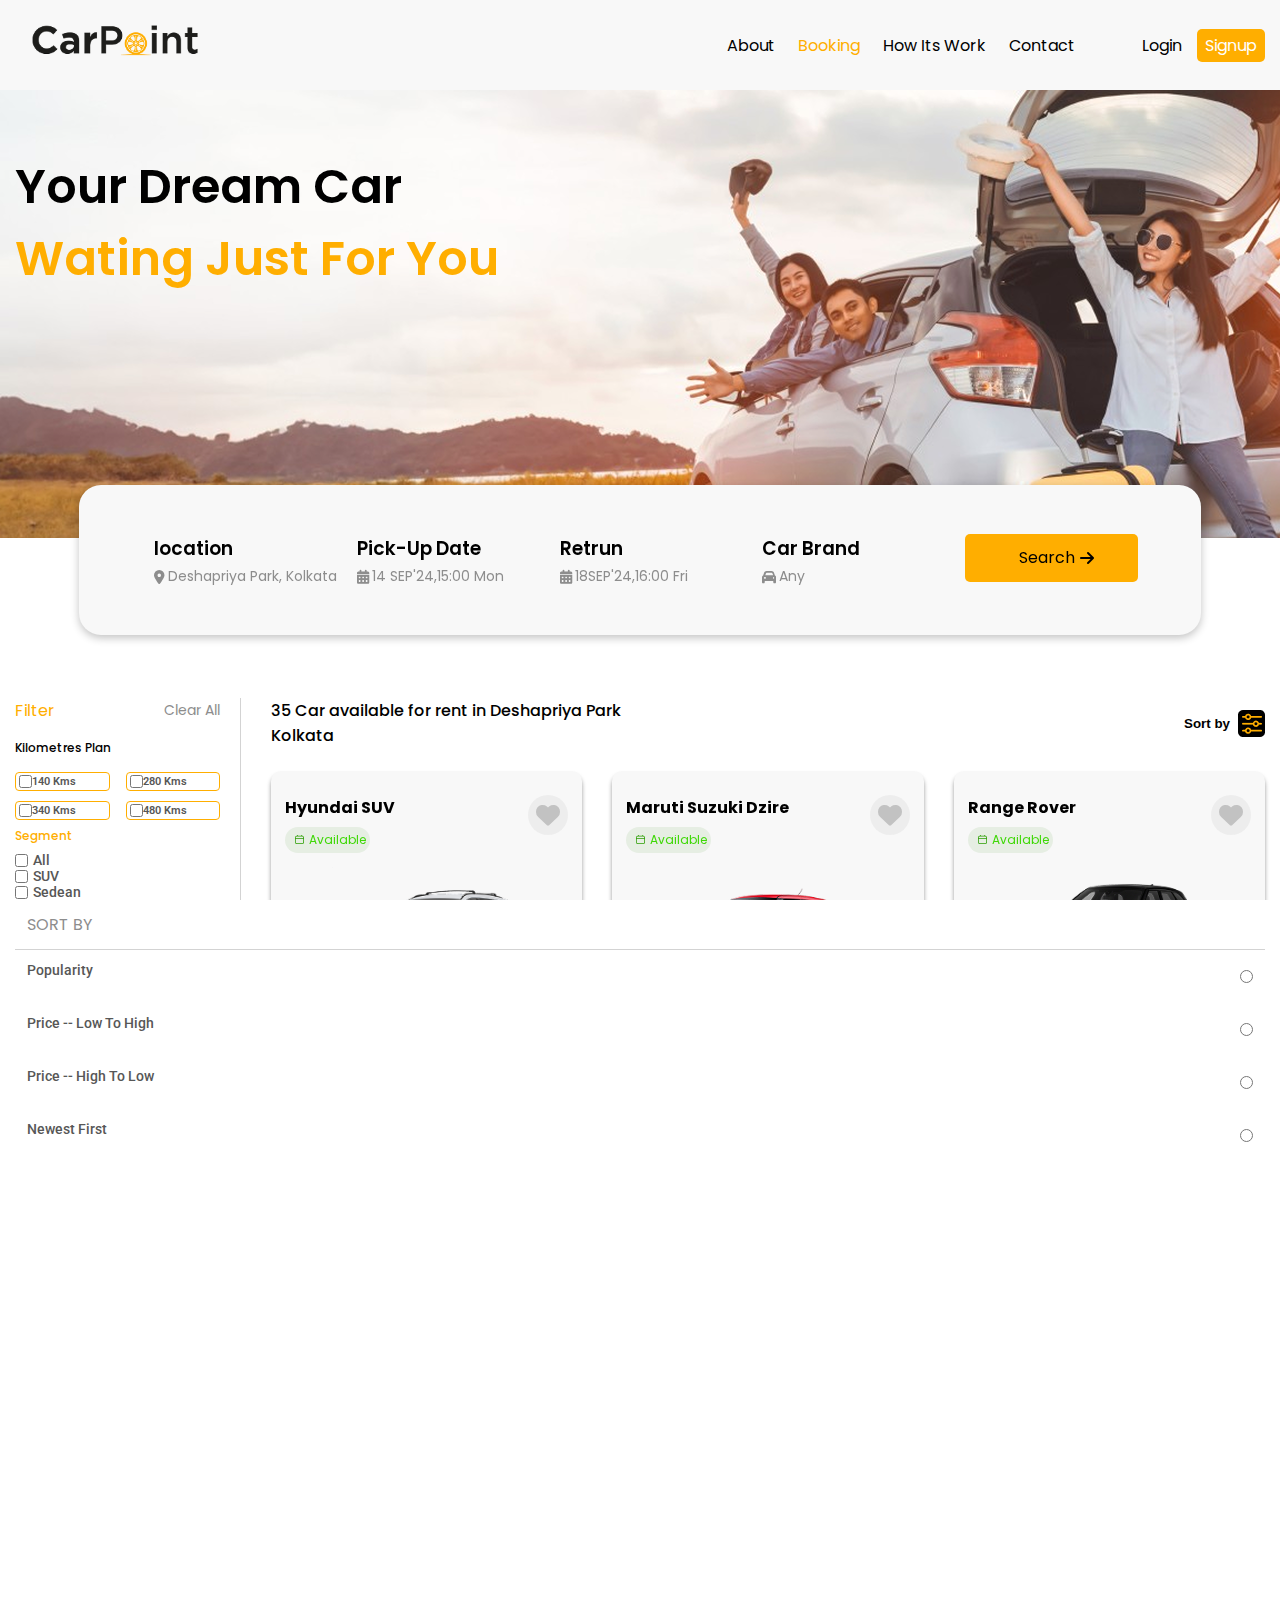
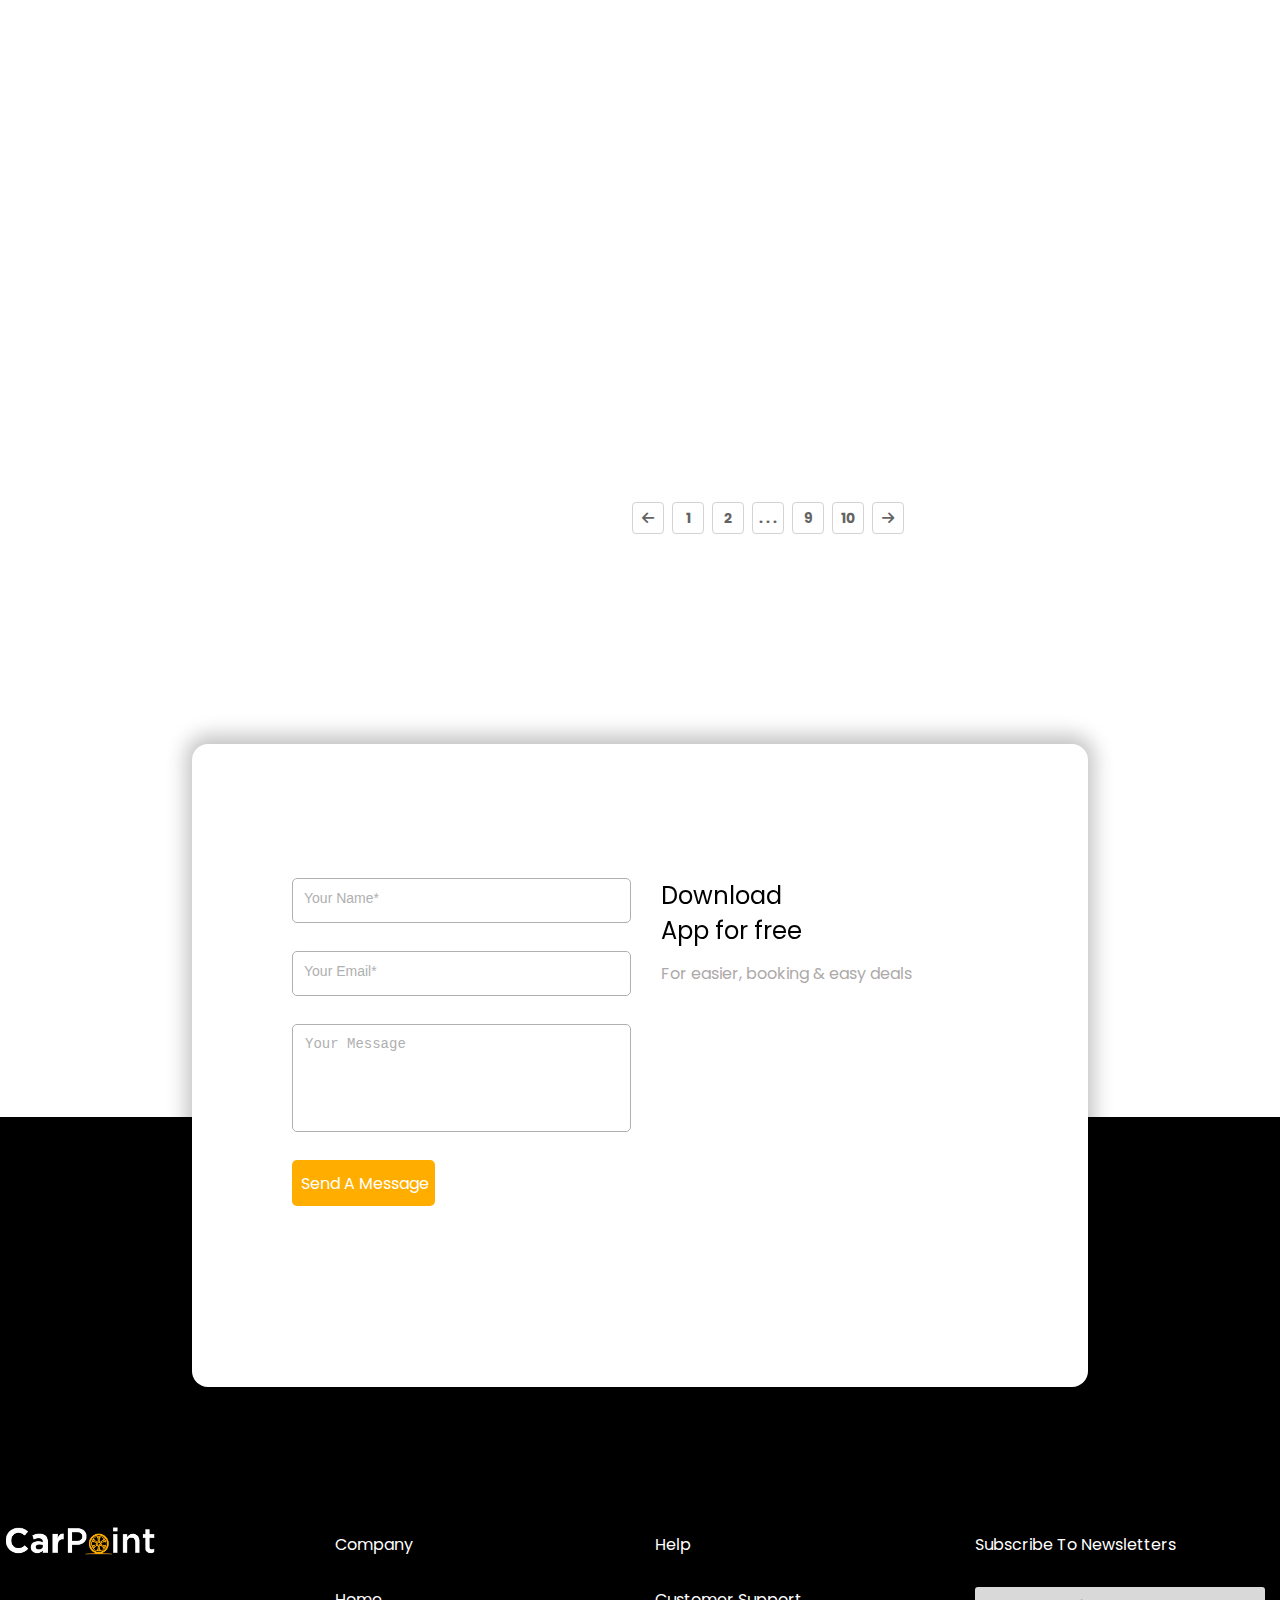
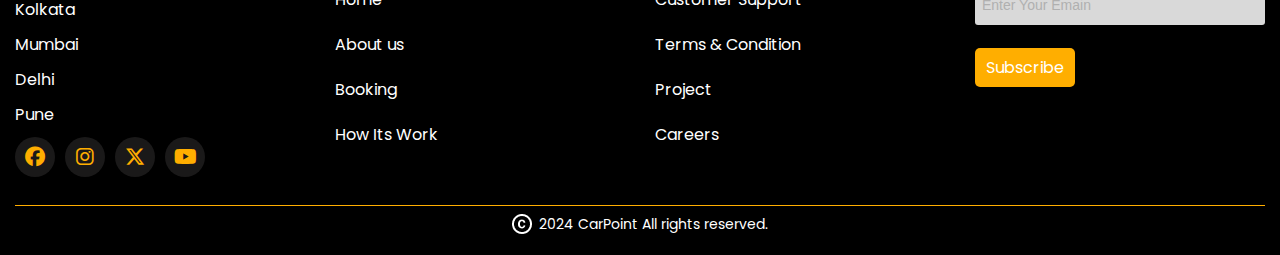
<file: booking.html>
<html lang="en">
  <head>
    <meta charset="UTF-8" />
    <meta name="viewport" content="width=device-width, initial-scale=1.0" />
    <title>CarPoint</title>
    <!-- favicon link -->
    <link
      rel="shortcut icon"
      href="./assets/sports-car-icon-isolated-on-white-background-free-vector.jpg"
      type="image/x-icon"
    />
    <!-- jQuery CDN -->
    <script src="https://ajax.googleapis.com/ajax/libs/jquery/3.7.1/jquery.min.js"></script>
    <!-- font awesome CDN -->
    <link
      rel="stylesheet"
      href="https://cdnjs.cloudflare.com/ajax/libs/font-awesome/6.7.2/css/all.min.css"
      integrity="sha512-Evv84Mr4kqVGRNSgIGL/F/aIDqQb7xQ2vcrdIwxfjThSH8CSR7PBEakCr51Ck+w+/U6swU2Im1vVX0SVk9ABhg=="
      crossorigin="anonymous"
      referrerpolicy="no-referrer"
    />
    <!-- Swiper CSS CDN -->
    <link
      rel="stylesheet"
      href="https://cdn.jsdelivr.net/npm/swiper@11/swiper-bundle.min.css"
    />
    <!-- AOS CSS CDN -->
    <link href="https://unpkg.com/aos@2.3.1/dist/aos.css" rel="stylesheet" />
    <!-- Custom CSS -->
    <link rel="stylesheet" href="./css/style.css" />
    <link rel="stylesheet" href="./css/booking_style.css" />
  </head>
  <body>
    <!-- Header section -->
    <header id="booking-head" class="header-section">
      <div class="container">
        <nav class="nav-bar">
          <div class="nav-wrpr">
            <div
              data-aos="zoom-in"
              data-aos-duration="2000"
              id="nav-pic"
              class="nav-logo"
            >
              <a href="index.html">
                <img src="./assets/Car point 2.png" alt="" />
              </a>
            </div>
            <button class="toggler">
              <div class="hamburger">
                <span></span>
                <span></span>
                <span></span>
              </div>
            </button>
            <div class="nav-right">
              <ul>
                <li>
                  <a href="about_us.html" class="links cmn-hover">About</a>
                </li>
                <li>
                  <a href="booking.html" class="links cmn-hover">Booking</a>
                </li>
                <li>
                  <a href="how_its_work.html" class="links cmn-hover"
                    >How Its Work
                  </a>
                </li>
                <li>
                  <a href="contact.html" class="links cmn-hover">Contact</a>
                </li>
              </ul>
              <div class="nav-btn">
                <a href="login.html" class="links">Login</a>
                <a href="signup.html" class="btn-effect links">Signup</a>
              </div>
            </div>
          </div>
        </nav>
      </div>
    </header>

    <!-- Mobile menu -->
    <div class="mobview">
      <button class="clsbtn">&times;</button>
      <div class="phn-wrpr">
        <ul>
          <li><a href="index.html" class="cmn-hover links">Home</a></li>
          <li><a href="about_us.html" class="cmn-hover links">About</a></li>
          <li><a href="booking.html" class="cmn-hover links">Booking</a></li>
          <li>
            <a href="how_its_work.html" class="cmn-hover links">How its Work</a>
          </li>
          <li><a href="contact.html" class="cmn-hover links">contact</a></li>
        </ul>
        <div class="phn-btn">
          <a href="login.html" class="links">Login</a>
          <a href="" class="links">
            <span>Logout</span>
            <span><i class="fa-solid fa-right-from-bracket"></i></span>
          </a>
        </div>
      </div>
    </div>

    <!-- Banner section -->
    <section class="booking-banner-sec">
      <div class="container">
        <div
          data-aos="zoom-in"
          data-aos-duration="1500"
          class="booking-banner-sec-cnt"
        >
          <h1 class="main-heading">
            Your Dream Car <br />
            <span>Wating Just For You</span>
          </h1>
        </div>

        <div
          data-aos="fade-up"
          data-aos-duration="1000"
          class="booking-banner-float"
        >
          <div class="row">
            <div class="col-20">
              <div>
                <h3>location</h3>
                <div>
                  <span
                    ><a href=""
                      ><i class="fa-solid fa-location-dot"></i></a></span
                  ><span>Deshapriya Park, Kolkata</span>
                </div>
              </div>
            </div>
            <div class="col-20">
              <div>
                <h3>Pick-Up Date</h3>
                <div>
                  <span
                    ><a href=""
                      ><i class="fa-solid fa-calendar-days"></i></a></span
                  ><span>14 SEP'24,15:00 Mon</span>
                </div>
              </div>
            </div>
            <div class="col-20">
              <div>
                <h3>Retrun</h3>
                <div>
                  <span
                    ><a href=""
                      ><i class="fa-solid fa-calendar-days"></i></a></span
                  ><span>18SEP'24,16:00 Fri</span>
                </div>
              </div>
            </div>
            <div class="col-20">
              <div>
                <h3>Car Brand</h3>
                <div>
                  <span
                    ><a href=""><i class="fa-solid fa-car"></i></a></span
                  ><span>Any</span>
                </div>
              </div>
            </div>
            <div class="col-20">
              <a href="" class="btn-effect"
                >Search<i class="fa-solid fa-arrow-right"></i
              ></a>
            </div>
          </div>
        </div>
      </div>
    </section>

    <!-- Booking card section -->
    <section class="bkcd-sec">
      <div class="container">
        <div class="row">
          <div class="col-20">
            <div class="section-left">
              <div class="first-child">
                <span>Filter</span><span>Clear All</span>
              </div>
              <div class="second-child">
                <p>Kilometres Plan</p>
                <div class="row">
                  <div class="col-50">
                    <div class="checkbox">
                      <input type="checkbox" name="kms" id="kms140" />
                      <label for="kms140">140 Kms</label>
                    </div>
                  </div>
                  <div class="col-50">
                    <div class="checkbox">
                      <input type="checkbox" name="kms" id="kms280" />
                      <label for="kms280">280 Kms</label>
                    </div>
                  </div>
                  <div class="col-50">
                    <div class="checkbox">
                      <input type="checkbox" name="kms" id="kms340" />
                      <label for="kms340">340 Kms</label>
                    </div>
                  </div>
                  <div class="col-50">
                    <div class="checkbox">
                      <input type="checkbox" name="kms" id="kms480" />
                      <label for="kms480">480 Kms</label>
                    </div>
                  </div>
                </div>

                <div class="segment">
                  <h4 class="seg">Segment</h4>
                  <div>
                    <div>
                      <input type="checkbox" name="" id="all" />
                      <label for="all">all</label>
                    </div>
                    <div>
                      <input type="checkbox" name="" id="SUV" />
                      <label for="SUV">SUV</label>
                    </div>
                    <div>
                      <input type="checkbox" name="" id="Sedean" />
                      <label for="Sedean">Sedean</label>
                    </div>
                    <div>
                      <input type="checkbox" name="" id="MUV" />
                      <label for="MUV">MUV</label>
                    </div>
                    <div>
                      <input type="checkbox" name="" id="Hatch Back" />
                      <label for="Hatch Back">Hatch Back</label>
                    </div>
                  </div>
                </div>
              </div>
              <div class="second-child">
                <div class="segment">
                  <h4 class="seg">Brand</h4>
                  <div>
                    <div>
                      <input type="checkbox" name="" id="all" />
                      <label for="all">all</label>
                    </div>
                    <div>
                      <input type="checkbox" name="" id="Mahindra" />
                      <label for="Mahindra">Mahindra</label>
                    </div>
                    <div>
                      <input type="checkbox" name="" id="TATA" />
                      <label for="TATA">TATA</label>
                    </div>
                    <div>
                      <input type="checkbox" name="" id="Hyundai" />
                      <label for="Hyundai">Hyundai</label>
                    </div>
                    <div>
                      <input type="checkbox" name="" id="Honda" />
                      <label for="Honda">Honda</label>
                    </div>
                    <div>
                      <input type="checkbox" name="" id="Nissan" />
                      <label for="Nissan">Nissan</label>
                    </div>
                    <div>
                      <input type="checkbox" name="" id="Ford" />
                      <label for="Ford">Ford</label>
                    </div>
                    <div>
                      <input type="checkbox" name="" id="Land Rover" />
                      <label for="Land Rover ">Land Rover</label>
                    </div>
                  </div>
                  <p class="down">+12 more</p>
                  <div class="down-item">
                    <div>
                      <input type="checkbox" name="" id="all" />
                      <label for="all">all</label>
                    </div>
                    <div>
                      <input type="checkbox" name="" id="Mahindra" />
                      <label for="Mahindra">Mahindra</label>
                    </div>
                    <div>
                      <input type="checkbox" name="" id="TATA" />
                      <label for="TATA">TATA</label>
                    </div>
                    <div>
                      <input type="checkbox" name="" id="Hyundai" />
                      <label for="Hyundai">Hyundai</label>
                    </div>
                    <div>
                      <input type="checkbox" name="" id="Honda" />
                      <label for="Honda">Honda</label>
                    </div>
                    <div>
                      <input type="checkbox" name="" id="Nissan" />
                      <label for="Nissan">Nissan</label>
                    </div>
                    <div>
                      <input type="checkbox" name="" id="Ford" />
                      <label for="Ford">Ford</label>
                    </div>
                    <div>
                      <input type="checkbox" name="" id="Land Rover" />
                      <label for="Land Rover ">Land Rover</label>
                    </div>
                  </div>
                </div>
              </div>
              <div class="second-child">
                <div class="segment">
                  <h4 class="seg">Capacity</h4>
                  <div>
                    <div>
                      <input type="checkbox" name="" id="person2" />
                      <label for="person2">2 person</label>
                    </div>
                    <div>
                      <input type="checkbox" name="" id="person4" />
                      <label for="person4">4 person</label>
                    </div>
                    <div>
                      <input type="checkbox" name="" id="person6" />
                      <label for="person6">6 person</label>
                    </div>
                    <div>
                      <input type="checkbox" name="" id="person8" />
                      <label for="person8 ">8 person & more</label>
                    </div>
                  </div>
                </div>
              </div>
            </div>
          </div>
          <div class="col-80">
            <div class="section-right">
              <div>
                <p>35 Car available for rent in Deshapriya Park Kolkata</p>
                <div>
                  <button class="filterbtn">
                    <i class="fa-solid fa-sort filterbtn"></i> Filter
                  </button>
                </div>
                <div class="filter-line">|</div>
                <div>
                  <button class="sorting">
                    Sort by
                    <img src="./assets/Group.png" alt="" />
                  </button>
                </div>
              </div>
              <div class="row row2">
                <div class="col-33">
                  <div
                    data-aos="fade-up"
                    data-aos-duration="1000"
                    class="booking-card"
                  >
                    <div>
                      <div class="bookcard-top">
                        <h4>Hyundai SUV</h4>
                        <p>
                          <img src="./assets/Vector (1).png" alt="" /><span
                            >Available</span
                          >
                        </p>
                      </div>
                      <div><i class="fa-solid fa-heart"></i></div>
                    </div>
                    <div class="bookcard-img">
                      <img
                        src="./assets/580b585b2edbce24c47b2c7a 1.png"
                        alt=""
                      />
                    </div>
                    <div class="bookcard-cnt">
                      <div>
                        <div>
                          <span><i class="fa-solid fa-gas-pump"></i></span
                          ><span>Diesel</span>
                        </div>
                        <div>
                          <span><i class="fa-solid fa-gauge"></i></span
                          ><span>Automatic</span>
                        </div>
                        <div>
                          <span><i class="fa-solid fa-users"></i></span
                          ><span>7 People</span>
                        </div>
                      </div>
                      <div>
                        <div>Insurance included</div>
                        <div>
                          <span
                            ><i class="fa-solid fa-gauge-simple-high"></i></span
                          ><span>250 km/day</span>
                        </div>
                      </div>
                      <div>
                        <div><span>₹48000/</span><span>Day</span></div>
                        <a href="" class="btn-effect">Book Now</a>
                      </div>
                    </div>
                  </div>
                </div>
                <div class="col-33">
                  <div
                    data-aos="fade-up"
                    data-aos-duration="1000"
                    class="booking-card"
                  >
                    <div>
                      <div class="bookcard-top">
                        <h4>Maruti Suzuki Dzire </h4>
                        <p>
                          <img src="./assets/Vector (1).png" alt="" /><span
                            >Available</span
                          >
                        </p>
                      </div>
                      <div><i class="fa-solid fa-heart"></i></div>
                    </div>
                    <div class="bookcard-img">
                      <img
                        src="./assets/580b585b2edbce24c47b2cc6 (1) 1.png"
                        alt=""
                      />
                    </div>
                    <div class="bookcard-cnt">
                      <div>
                        <div>
                          <span><i class="fa-solid fa-gas-pump"></i></span
                          ><span>Diesel</span>
                        </div>
                        <div>
                          <span><i class="fa-solid fa-gauge"></i></span
                          ><span>Automatic</span>
                        </div>
                        <div>
                          <span><i class="fa-solid fa-users"></i></span
                          ><span>7 People</span>
                        </div>
                      </div>
                      <div>
                        <div>Insurance included</div>
                        <div>
                          <span
                            ><i class="fa-solid fa-gauge-simple-high"></i></span
                          ><span>250 km/day</span>
                        </div>
                      </div>
                      <div>
                        <div><span>₹3200/</span><span>Day</span></div>
                        <a href="" class="btn-effect">Book Now</a>
                      </div>
                    </div>
                  </div>
                </div>
                <div class="col-33">
                  <div
                    data-aos="fade-up"
                    data-aos-duration="1000"
                    class="booking-card"
                  >
                    <div>
                      <div class="bookcard-top">
                        <h4>Range Rover</h4>
                        <p>
                          <img src="./assets/Vector (1).png" alt="" /><span
                            >Available</span
                          >
                        </p>
                      </div>
                      <div><i class="fa-solid fa-heart"></i></div>
                    </div>
                    <div class="bookcard-img">
                      <img
                        src="./assets/pngimg.com - land_rover_PNG80 3.png"
                        alt=""
                      />
                    </div>
                    <div class="bookcard-cnt">
                      <div>
                        <div>
                          <span><i class="fa-solid fa-gas-pump"></i></span
                          ><span>Diesel</span>
                        </div>
                        <div>
                          <span><i class="fa-solid fa-gauge"></i></span
                          ><span>Automatic</span>
                        </div>
                        <div>
                          <span><i class="fa-solid fa-users"></i></span
                          ><span>7 People</span>
                        </div>
                      </div>
                      <div>
                        <div>Insurance included</div>
                        <div>
                          <span
                            ><i class="fa-solid fa-gauge-simple-high"></i></span
                          ><span>250 km/day</span>
                        </div>
                      </div>
                      <div>
                        <div><span>₹6500/</span><span>Day</span></div>
                        <a href="" class="btn-effect">Book Now</a>
                      </div>
                    </div>
                  </div>
                </div>
                <div class="col-33">
                  <div
                    data-aos="fade-up"
                    data-aos-duration="1000"
                    class="booking-card"
                  >
                    <div>
                      <div class="bookcard-top">
                        <h4>Mahindra Xylo </h4>
                        <p>
                          <img src="./assets/Vector (1).png" alt="" /><span
                            >Available</span
                          >
                        </p>
                      </div>
                      <div><i class="fa-solid fa-heart"></i></div>
                    </div>
                    <div class="bookcard-img">
                      <img
                        src="./assets/262-2621723_mahindra-xylo-mahindra-xylo-car 1.png"
                        alt=""
                      />
                    </div>
                    <div class="bookcard-cnt">
                      <div>
                        <div>
                          <span><i class="fa-solid fa-gas-pump"></i></span
                          ><span>Diesel</span>
                        </div>
                        <div>
                          <span><i class="fa-solid fa-gauge"></i></span
                          ><span>Automatic</span>
                        </div>
                        <div>
                          <span><i class="fa-solid fa-users"></i></span
                          ><span>7 People</span>
                        </div>
                      </div>
                      <div>
                        <div>Insurance included</div>
                        <div>
                          <span
                            ><i class="fa-solid fa-gauge-simple-high"></i></span
                          ><span>250 km/day</span>
                        </div>
                      </div>
                      <div>
                        <div><span>₹48000/</span><span>Day</span></div>
                        <a href="" class="btn-effect">Book Now</a>
                      </div>
                    </div>
                  </div>
                </div>
                <div class="col-33">
                  <div
                    data-aos="fade-up"
                    data-aos-duration="1000"
                    class="booking-card"
                  >
                    <div>
                      <div class="bookcard-top">
                        <h4>Mahindra XUV 3XO</h4>
                        <p>
                          <img src="./assets/Vector (1).png" alt="" /><span
                            >Available</span
                          >
                        </p>
                      </div>
                      <div><i class="fa-solid fa-heart"></i></div>
                    </div>
                    <div class="bookcard-img">
                      <img
                        src="./assets/xuv-3xo-exterior-right-front-three-quarter 1.png"
                        alt=""
                      />
                    </div>
                    <div class="bookcard-cnt">
                      <div>
                        <div>
                          <span><i class="fa-solid fa-gas-pump"></i></span
                          ><span>Diesel</span>
                        </div>
                        <div>
                          <span><i class="fa-solid fa-gauge"></i></span
                          ><span>Automatic</span>
                        </div>
                        <div>
                          <span><i class="fa-solid fa-users"></i></span
                          ><span>7 People</span>
                        </div>
                      </div>
                      <div>
                        <div>Insurance included</div>
                        <div>
                          <span
                            ><i class="fa-solid fa-gauge-simple-high"></i></span
                          ><span>250 km/day</span>
                        </div>
                      </div>
                      <div>
                        <div><span>₹3200/</span><span>Day</span></div>
                        <a href="" class="btn-effect">Book Now</a>
                      </div>
                    </div>
                  </div>
                </div>
                <div class="col-33">
                  <div
                    data-aos="fade-up"
                    data-aos-duration="1000"
                    class="booking-card"
                  >
                    <div>
                      <div class="bookcard-top">
                        <h4>Nissan Datsun GO+</h4>
                        <p>
                          <img src="./assets/Vector (1).png" alt="" /><span
                            >Available</span
                          >
                        </p>
                      </div>
                      <div><i class="fa-solid fa-heart"></i></div>
                    </div>
                    <div class="bookcard-img">
                      <img
                        src="./assets/nissan-datsun-go-plus_660_011615020514-removebg-preview 1.png"
                        alt=""
                      />
                    </div>
                    <div class="bookcard-cnt">
                      <div>
                        <div>
                          <span><i class="fa-solid fa-gas-pump"></i></span
                          ><span>Diesel</span>
                        </div>
                        <div>
                          <span><i class="fa-solid fa-gauge"></i></span
                          ><span>Automatic</span>
                        </div>
                        <div>
                          <span><i class="fa-solid fa-users"></i></span
                          ><span>7 People</span>
                        </div>
                      </div>
                      <div>
                        <div>Insurance included</div>
                        <div>
                          <span
                            ><i class="fa-solid fa-gauge-simple-high"></i></span
                          ><span>250 km/day</span>
                        </div>
                      </div>
                      <div>
                        <div><span>₹6500/</span><span>Day</span></div>
                        <a href="" class="btn-effect">Book Now</a>
                      </div>
                    </div>
                  </div>
                </div>
                <div class="col-33">
                  <div
                    data-aos="fade-up"
                    data-aos-duration="1000"
                    class="booking-card"
                  >
                    <div>
                      <div class="bookcard-top">
                        <h4>Ford Focus </h4>
                        <p>
                          <img src="./assets/Vector (1).png" alt="" /><span
                            >Available</span
                          >
                        </p>
                      </div>
                      <div><i class="fa-solid fa-heart"></i></div>
                    </div>
                    <div class="bookcard-img">
                      <img
                        src="./assets/41aef11685c001bc3a19aaacfcf9a145 1.png"
                        alt=""
                      />
                    </div>
                    <div class="bookcard-cnt">
                      <div>
                        <div>
                          <span><i class="fa-solid fa-gas-pump"></i></span
                          ><span>Diesel</span>
                        </div>
                        <div>
                          <span><i class="fa-solid fa-gauge"></i></span
                          ><span>Automatic</span>
                        </div>
                        <div>
                          <span><i class="fa-solid fa-users"></i></span
                          ><span>7 People</span>
                        </div>
                      </div>
                      <div>
                        <div>Insurance included</div>
                        <div>
                          <span
                            ><i class="fa-solid fa-gauge-simple-high"></i></span
                          ><span>250 km/day</span>
                        </div>
                      </div>
                      <div>
                        <div><span>₹48000/</span><span>Day</span></div>
                        <a href="" class="btn-effect">Book Now</a>
                      </div>
                    </div>
                  </div>
                </div>
                <div class="col-33">
                  <div
                    data-aos="fade-up"
                    data-aos-duration="1000"
                    class="booking-card"
                  >
                    <div>
                      <div class="bookcard-top">
                        <h4>TATA Nexon</h4>
                        <p>
                          <img src="./assets/Vector (1).png" alt="" /><span
                            >Available</span
                          >
                        </p>
                      </div>
                      <div><i class="fa-solid fa-heart"></i></div>
                    </div>
                    <div class="bookcard-img">
                      <img
                        src="./assets/20180508044016_Nexon_White 1.png"
                        alt=""
                      />
                    </div>
                    <div class="bookcard-cnt">
                      <div>
                        <div>
                          <span><i class="fa-solid fa-gas-pump"></i></span
                          ><span>Diesel</span>
                        </div>
                        <div>
                          <span><i class="fa-solid fa-gauge"></i></span
                          ><span>Automatic</span>
                        </div>
                        <div>
                          <span><i class="fa-solid fa-users"></i></span
                          ><span>7 People</span>
                        </div>
                      </div>
                      <div>
                        <div>Insurance included</div>
                        <div>
                          <span
                            ><i class="fa-solid fa-gauge-simple-high"></i></span
                          ><span>250 km/day</span>
                        </div>
                      </div>
                      <div>
                        <div><span>₹3200/</span><span>Day</span></div>
                        <a href="" class="btn-effect">Book Now</a>
                      </div>
                    </div>
                  </div>
                </div>
                <div class="col-33">
                  <div
                    data-aos="fade-up"
                    data-aos-duration="1000"
                    class="booking-card"
                  >
                    <div>
                      <div class="bookcard-top">
                        <h4>Suzuki Ertiga</h4>
                        <p>
                          <img src="./assets/Vector (1).png" alt="" /><span
                            >Available</span
                          >
                        </p>
                      </div>
                      <div><i class="fa-solid fa-heart"></i></div>
                    </div>
                    <div class="bookcard-img">
                      <img
                        src="./assets/609-6092840_maruti-suzuki-ertiga-hd-png-download-removebg-preview 1.png"
                        alt=""
                      />
                    </div>
                    <div class="bookcard-cnt">
                      <div>
                        <div>
                          <span><i class="fa-solid fa-gas-pump"></i></span
                          ><span>Diesel</span>
                        </div>
                        <div>
                          <span><i class="fa-solid fa-gauge"></i></span
                          ><span>Automatic</span>
                        </div>
                        <div>
                          <span><i class="fa-solid fa-users"></i></span
                          ><span>7 People</span>
                        </div>
                      </div>
                      <div>
                        <div>Insurance included</div>
                        <div>
                          <span
                            ><i class="fa-solid fa-gauge-simple-high"></i></span
                          ><span>250 km/day</span>
                        </div>
                      </div>
                      <div>
                        <div><span>₹6500/</span><span>Day</span></div>
                        <a href="" class="btn-effect">Book Now</a>
                      </div>
                    </div>
                  </div>
                </div>
              </div>
              <div class="bookcard-end">
                <div>
                  <i class="fa-solid fa-arrow-left"></i>
                </div>
                <div>1</div>
                <div>2</div>
                <div>. . .</div>
                <div>9</div>
                <div>10</div>
                <div><i class="fa-solid fa-arrow-right"></i></div>
              </div>
            </div>
          </div>
        </div>
      </div>
    </section>
    <!-- layout for mobile -->
    <section class="sort-layout">
      <div class="container">
        <div class="sort-top">SORT BY</div>

        <div>
          <label for="Popularity">Popularity</label>
          <input type="radio" name="Popularity" id="Popularity" />
        </div>
        <div>
          <label for="Price -- Low to High">Price -- Low to High</label>
          <input type="radio" name="Popularity" id="Price -- Low to High" />
        </div>
        <div>
          <label for="Price -- High to Low">Price -- High to Low</label>
          <input type="radio" name="Popularity" id="Price -- High to Low" />
        </div>
        <div>
          <label for="Newest First">Newest First</label>
          <input type="radio" name="Popularity" id="Newest First" />
        </div>
      </div>
    </section>
    <section class="filter-layout">
      <div class="container">
        <div>
          <i class="fa-solid fa-arrow-left back-btn"></i><span>Filter</span>
        </div>
        <div>
          <form class="brands">
            <div>brands</div>
            <label for="All">
              <input type="checkbox" name="" id="All" />
              All
            </label>
            <br />
            <label for="SUV">
              <input type="checkbox" name="" id="SUV" />
              SUV
            </label>
            <br />
            <label for="Sedean">
              <input type="checkbox" name="Sedean" id="Sedean" />
              Sedean
            </label>
            <br />
            <label for="MUV">
              <input type="checkbox" name="MUV" id="MUV" />
              MUV
            </label>
            <br />
            <label for=" Hatch Back">
              <input type="checkbox" name="Hatch Back" id=" Hatch Back" />
              Hatch Back
            </label>
          </form>
          <form class="Cap">
            <div>Capacity</div>
            <label for="All">
              <input type="checkbox" name="" id="All" />
              All
            </label>
            <br />
            <label for="SUV">
              <input type="checkbox" name="" id="SUV" />
              SUV
            </label>
            <br />
            <label for="Sedean">
              <input type="checkbox" name="Sedean" id="Sedean" />
              Sedean
            </label>
            <br />
            <label for="MUV">
              <input type="checkbox" name="MUV" id="MUV" />
              MUV
            </label>
            <br />
            <label for=" Hatch Back">
              <input type="checkbox" name="Hatch Back" id=" Hatch Back" />
              Hatch Back
            </label>
          </form>
          <div class="fl-bt">
            <div>
              <h4>134</h4>
              <p>Products found</p>
            </div>
            <div>
              <a href="" class="btn-effect filterclose">Apply</a>
            </div>
          </div>
        </div>
      </div>
    </section>
    <!-- Contact section -->
    <section class="contact-sec">
      <div class="sm-container">
        <div class="form-wrpr">
          <h2 data-aos="fade-up" data-aos-duration="1000" class="form-head">
            Questions? Get in Touch
          </h2>
          <div class="row">
            <div class="col-50">
              <div class="form">
                <div>
                  <input type="text" name="" id="" placeholder="Your Name*" />
                </div>
                <div>
                  <input type="text" name="" id="" placeholder="Your Email*" />
                </div>
                <div>
                  <textarea name="" id="" placeholder="Your Message"></textarea>
                </div>
                <a href="" class="btn-effect">Send A Message</a>
              </div>
            </div>
            <div class="col-50">
              <div class="form-content">
                <p>
                  Download <br />
                  <img
                    data-aos="fade-right"
                    data-aos-duration="1000"
                    src="./assets/Car point 1.png"
                    alt=""
                  />
                  App for free
                </p>
                <p>For easier, booking & easy deals</p>
                <a href="" data-aos="zoom-in" data-aos-duration="1500">
                  <img src="./assets/black 1.png" alt="" />
                </a>
              </div>
            </div>
          </div>
          <div data-aos="zoom-in" data-aos-duration="1500" class="formcar">
            <img src="./assets/all-car 1.png" alt="" />
          </div>
        </div>
      </div>
    </section>

    <!-- Footer section -->
    <footer class="ft-sec">
      <div class="container">
        <div class="row">
          <div class="col-25">
            <div class="comp-logo">
              <div class="logo">
                <img src="./assets/CarPoint-White Logo 2.png" alt="" />
              </div>
              <p>Kolkata</p>
              <p>Mumbai</p>
              <p>Delhi</p>
              <p>Pune</p>
              <ul>
                <li>
                  <a href=""><i class="fa-brands fa-facebook"></i></a>
                </li>
                <li>
                  <a href=""><i class="fa-brands fa-instagram"></i></a>
                </li>
                <li>
                  <a href=""><i class="fa-brands fa-x-twitter"></i></a>
                </li>
                <li>
                  <a href=""><i class="fa-brands fa-youtube"></i></a>
                </li>
              </ul>
            </div>
          </div>
          <div class="col-25">
            <div class="company">
              <div class="ft-title-sm">Company</div>
              <ul>
                <li><a href="index.html" class="links">Home</a></li>
                <li><a href="about_us.html" class="links">About us</a></li>
                <li><a href="booking.html" class="links">Booking</a></li>
                <li>
                  <a href="how_its_work.html" class="links">How Its Work</a>
                </li>
              </ul>
            </div>
          </div>
          <div class="col-25">
            <div class="help">
              <div class="ft-title-sm">Help</div>
              <ul>
                <li><a href="#">Customer Support </a></li>
                <li><a href="#">Terms & Condition</a></li>
                <li><a href="#">Project</a></li>
                <li><a href="#">Careers </a></li>
              </ul>
            </div>
          </div>
          <div class="col-25">
            <div class="letter">
              <div class="ft-title-sm">Subscribe To Newsletters</div>
              <div>
                <input
                  type="text"
                  name=""
                  id=""
                  placeholder="Enter Your Emain"
                />
                <a href="#" class="btn-effect">Subscribe</a>
              </div>
            </div>
          </div>
        </div>
        <div class="ft-line"></div>
        <div class="ft-btm">
          <img src="./assets/Vector.png" alt="" />2024 CarPoint All rights
          reserved.
        </div>
      </div>
    </footer>

    <!-- Swiper js CDN -->
    <script src="https://cdn.jsdelivr.net/npm/swiper@11/swiper-bundle.min.js"></script>
    <!-- AOS js CDN -->
    <script src="https://unpkg.com/aos@2.3.1/dist/aos.js"></script>
    <!-- Custom js -->
    <script>
      $(document).ready(function () {
        $(".down").click(function () {
          $(".down-item").fadeToggle();
        });
      });
    </script>
    <script src="./js/index.js"></script>
  </body>
</html>
</file>
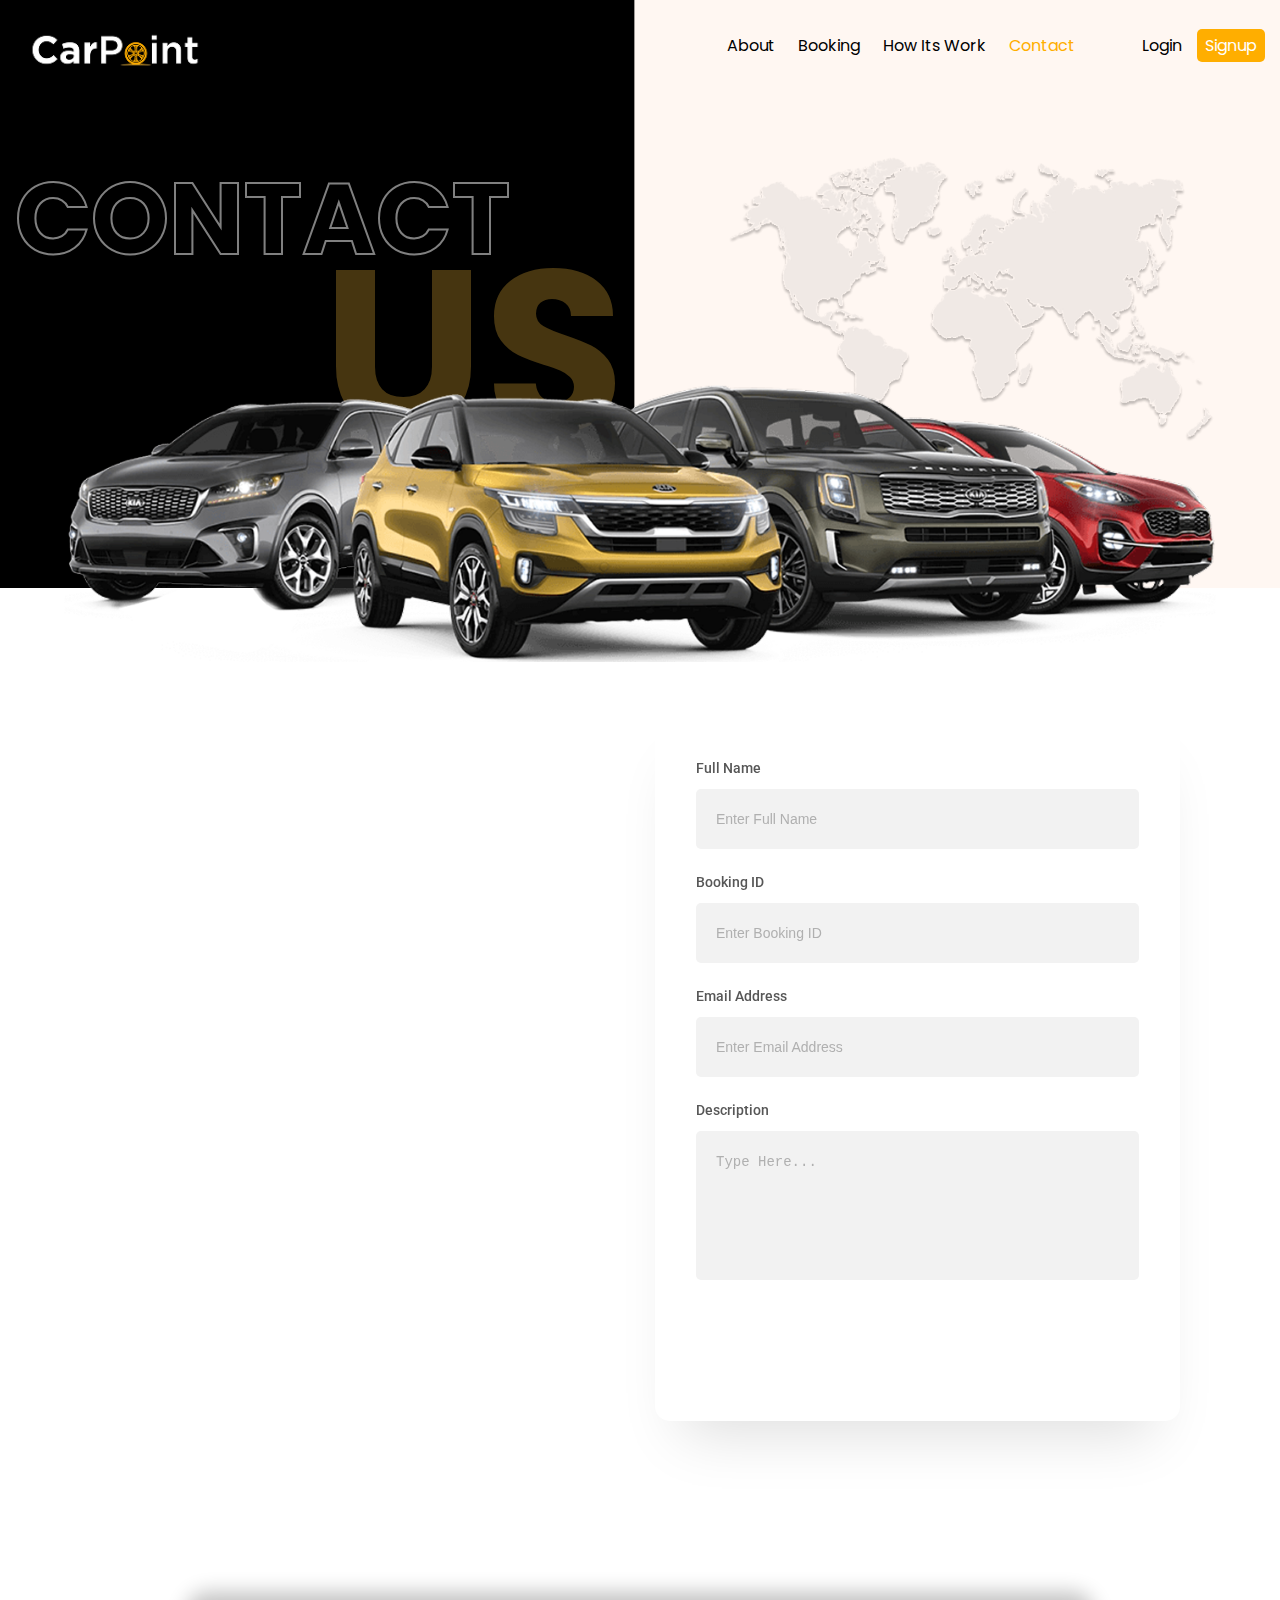
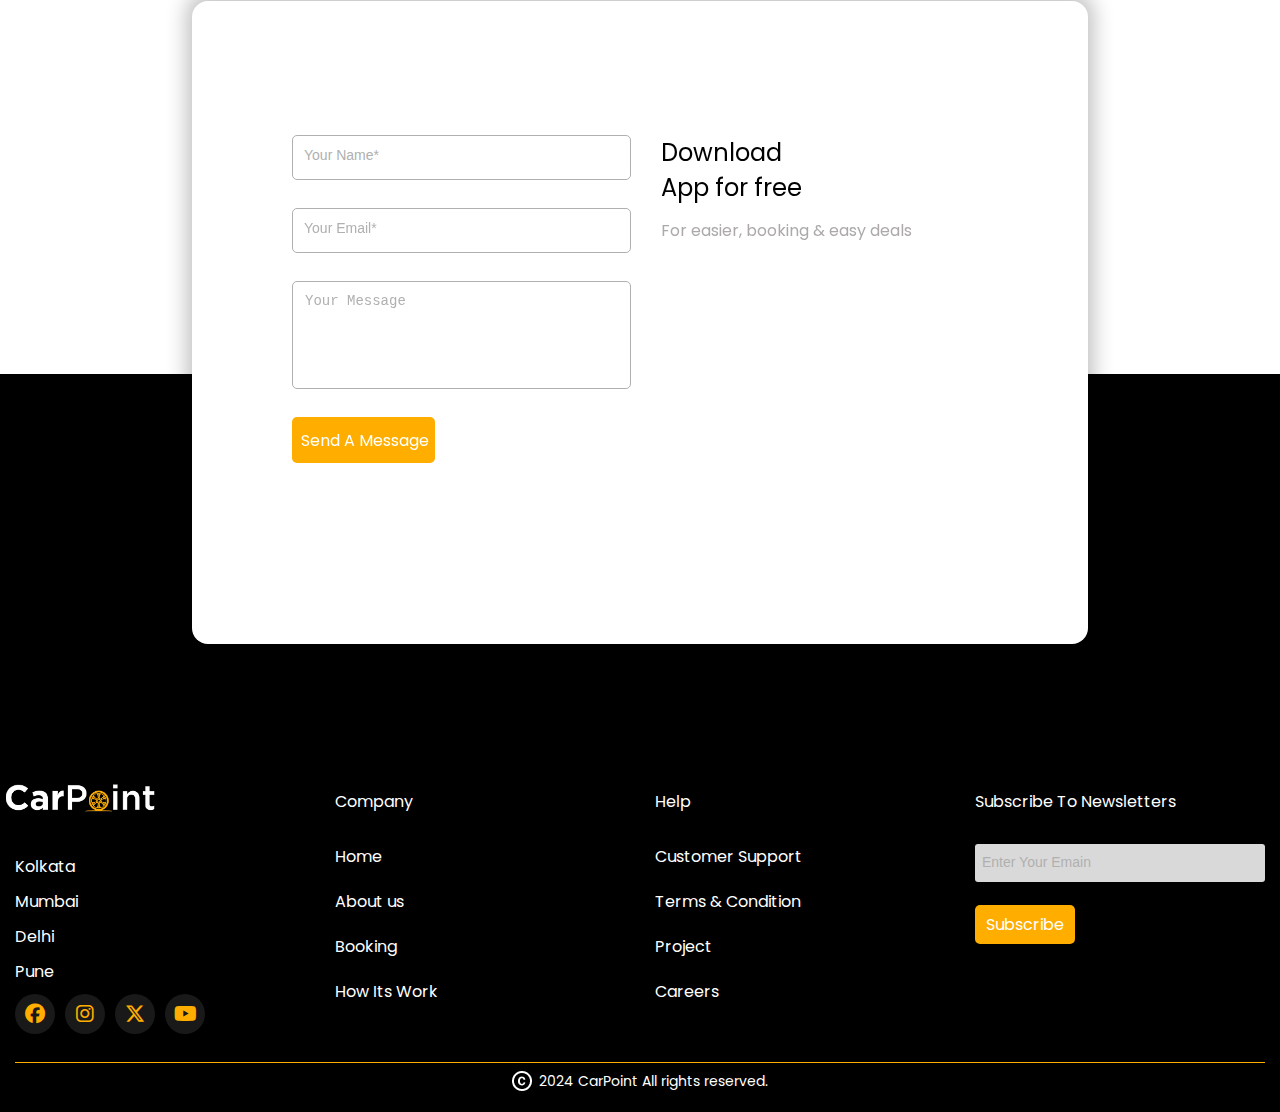
<file: contact.html>
<html lang="en">
  <head>
    <meta charset="UTF-8" />
    <meta name="viewport" content="width=device-width, initial-scale=1.0" />
    <title>CarPoint</title>
    <!-- favicon link -->
    <link
      rel="shortcut icon"
      href="./assets/sports-car-icon-isolated-on-white-background-free-vector.jpg"
      type="image/x-icon"
    />
    <!-- font awesome CDN -->
    <link
      rel="stylesheet"
      href="https://cdnjs.cloudflare.com/ajax/libs/font-awesome/6.7.2/css/all.min.css"
      integrity="sha512-Evv84Mr4kqVGRNSgIGL/F/aIDqQb7xQ2vcrdIwxfjThSH8CSR7PBEakCr51Ck+w+/U6swU2Im1vVX0SVk9ABhg=="
      crossorigin="anonymous"
      referrerpolicy="no-referrer"
    />
    <!-- Swiper CSS CDN -->
    <link
      rel="stylesheet"
      href="https://cdn.jsdelivr.net/npm/swiper@11/swiper-bundle.min.css"
    />
    <!-- AOS CSS CDN -->
    <link href="https://unpkg.com/aos@2.3.1/dist/aos.css" rel="stylesheet" />
    <!-- Custom CSS -->
    <link rel="stylesheet" href="./css/style.css" />
    <link rel="stylesheet" href="./css/contact_style.css" />
    <link rel="stylesheet" href="./css/about_us_style.css" />
  </head>
  <body>
    <!-- Header section -->
    <header class="header-section">
      <div class="container">
        <nav class="nav-bar">
          <div class="nav-wrpr">
            <div data-aos="zoom-in" data-aos-duration="2000" class="nav-logo">
              <a href="index.html">
                <img src="./assets/CarPoint-White Logo 1.png" alt="" />
              </a>
            </div>
            <button class="toggler">
              <div class="hamburger">
                <span></span>
                <span></span>
                <span></span>
              </div>
            </button>
            <div class="nav-right">
              <ul>
                <li>
                  <a href="about_us.html" class="links cmn-hover">About</a>
                </li>
                <li>
                  <a href="booking.html" class="links cmn-hover">Booking</a>
                </li>
                <li>
                  <a href="how_its_work.html" class="links cmn-hover"
                    >How Its Work
                  </a>
                </li>
                <li>
                  <a href="contact.html" class="links cmn-hover">Contact</a>
                </li>
              </ul>
              <div class="nav-btn">
                <a href="login.html" class="links">Login</a>
                <a href="signup.html" class="btn-effect links">Signup</a>
              </div>
            </div>
          </div>
        </nav>
      </div>
    </header>

    <!-- Mobile menu -->
    <div class="mobview">
      <button class="clsbtn">&times;</button>
      <div class="phn-wrpr">
        <ul>
          <li><a href="index.html" class="cmn-hover links">Home</a></li>
          <li><a href="about_us.html" class="cmn-hover links">About</a></li>
          <li><a href="booking.html" class="cmn-hover links">Booking</a></li>
          <li>
            <a href="how_its_work.html" class="cmn-hover links">How its Work</a>
          </li>
          <li><a href="contact.html" class="cmn-hover links">contact</a></li>
        </ul>
        <div class="phn-btn">
          <a href="login.html" class="links">Login</a>
          <a href="" class="links">
            <span>Logout</span>
            <span><i class="fa-solid fa-right-from-bracket"></i></span>
          </a>
        </div>
      </div>
    </div>

    <!-- Banner section -->
    <!--About Banner section -->
    <section class="about-banner-sec" id="contact-banner">
      <div class="container">
        <div class="row">
          <div class="col-50 banner-left">
            <div
              data-aos="fade-up"
              data-aos-duration="1500"
              class="about-banner-content"
            >
              <h1 class="outlined" id="contact-outlined">Contact</h1>
              <div class="us" id="us-about">us</div>
            </div>
          </div>
          <div class="col-50 banner-right">
            <div
              data-aos="fade-up"
              data-aos-duration="1500"
              class="about-banner-img"
            >
              <img src="./assets/worldmap.png" alt="" />
            </div>
          </div>
          <img
            src="./assets/multiple-car 1.png"
            alt=""
            class="about-multicar-img"
          />
        </div>
      </div>
    </section>

    <!-- Get in touch section -->
    <section class="gettch-sec">
      <div class="sm-container">
        <div class="row">
          <div class="col-50">
            <div
              data-aos="fade-up"
              data-aos-duration="1000"
              class="gettch-left"
            >
              <h2 class="heads">Get in touch</h2>
              <p class="cmn-para">
                Lorem ipsum dolor sit amet consectetur. Volutpat eu elit
                interdum in. Adipiscing urna diam pellentesque.
              </p>
              <div>
                <div class="email">
                  <div
                    data-aos="fade-down"
                    data-aos-duration="1000"
                    class="email-icon"
                  >
                    <i class="fa-solid fa-phone-volume"></i>
                  </div>
                  <div class="em-info">
                    <p>Email address</p>
                    <div>info@carpoint.com</div>
                  </div>
                </div>
                <div class="phone">
                  <div
                    data-aos="fade-down"
                    data-aos-duration="1200"
                    class="phone-icon"
                  >
                    <i class="fa-solid fa-envelope"></i>
                  </div>
                  <div class="ph-info">
                    <p>Phone number</p>
                    <div>+91 12345 6789</div>
                  </div>
                </div>
                <div class="address">
                  <div
                    data-aos="fade-down"
                    data-aos-duration="1400"
                    class="address-icon"
                  >
                    <i class="fa-solid fa-location-dot"></i>
                  </div>
                  <div class="add-info">
                    <p>Address</p>
                    <div>
                      7th Floor, Unit No- 7E, Bengal Eco Intelligent Park, Plot
                      No. 3, EM Block, Sector V, Bidhannagar, Kolkata, West
                      Bengal 700091
                    </div>
                  </div>
                </div>
              </div>
            </div>
          </div>
          <div class="col-50">
            <div
              data-aos="flip-up"
              data-aos-duration="1000"
              class="gettch-right"
            >
              <div>
                <label for="fName">Full Name </label> <br />
                <input
                  type="text"
                  name="fName"
                  id="fName"
                  placeholder="Enter Full Name "
                />
              </div>
              <div>
                <label for="bId">Booking ID</label> <br />
                <input
                  type="text"
                  name="bId"
                  id="bId"
                  placeholder="Enter Booking ID"
                />
              </div>
              <div>
                <label for="email">Email Address </label> <br />
                <input
                  type="email"
                  name="email"
                  id="email"
                  placeholder="Enter Email Address"
                />
              </div>
              <div>
                <label for="des">Description</label> <br />
                <textarea
                  name="des"
                  id="des"
                  placeholder="Type Here..."
                ></textarea>
              </div>
              <div class="gettch-btn">
                <a
                  href="#"
                  data-aos="zoom-in"
                  data-aos-duration="2000"
                  class="btn-effect"
                  >Submit</a
                >
              </div>
            </div>
          </div>
        </div>
      </div>
    </section>
    <!-- Contact section -->
    <section class="contact-sec">
      <div class="sm-container">
        <div class="form-wrpr">
          <h2 data-aos="fade-up" data-aos-duration="1000" class="form-head">
            Questions? Get in Touch
          </h2>
          <div class="row">
            <div class="col-50">
              <div class="form">
                <div>
                  <input type="text" name="" id="" placeholder="Your Name*" />
                </div>
                <div>
                  <input type="text" name="" id="" placeholder="Your Email*" />
                </div>
                <div>
                  <textarea name="" id="" placeholder="Your Message"></textarea>
                </div>
                <a href="" class="btn-effect">Send A Message</a>
              </div>
            </div>
            <div class="col-50">
              <div class="form-content">
                <p>
                  Download <br />
                  <img
                    data-aos="fade-right"
                    data-aos-duration="1000"
                    src="./assets/Car point 1.png"
                    alt=""
                  />
                  App for free
                </p>
                <p>For easier, booking & easy deals</p>
                <div data-aos="zoom-in" data-aos-duration="1500">
                  <img src="./assets/black 1.png" alt="" />
                </div>
              </div>
            </div>
          </div>
          <div data-aos="zoom-in" data-aos-duration="1500" class="formcar">
            <img src="./assets/all-car 1.png" alt="" />
          </div>
        </div>
      </div>
    </section>

    <!-- Footer section -->
    <footer class="ft-sec">
      <div class="container">
        <div class="row">
          <div class="col-25">
            <div class="comp-logo">
              <div class="logo">
                <img src="./assets/CarPoint-White Logo 2.png" alt="" />
              </div>
              <p>Kolkata</p>
              <p>Mumbai</p>
              <p>Delhi</p>
              <p>Pune</p>
              <ul>
                <li>
                  <a href=""><i class="fa-brands fa-facebook"></i></a>
                </li>
                <li>
                  <a href=""><i class="fa-brands fa-instagram"></i></a>
                </li>
                <li>
                  <a href=""><i class="fa-brands fa-x-twitter"></i></a>
                </li>
                <li>
                  <a href=""><i class="fa-brands fa-youtube"></i></a>
                </li>
              </ul>
            </div>
          </div>
          <div class="col-25">
            <div class="company">
              <div class="ft-title-sm">Company</div>
              <ul>
                <li><a href="index.html" class="links">Home</a></li>
                <li><a href="about_us.html" class="links">About us</a></li>
                <li><a href="booking.html" class="links">Booking</a></li>
                <li>
                  <a href="how_its_work.html" class="links">How Its Work</a>
                </li>
              </ul>
            </div>
          </div>
          <div class="col-25">
            <div class="help">
              <div class="ft-title-sm">Help</div>
              <ul>
                <li><a href="#">Customer Support </a></li>
                <li><a href="#">Terms & Condition</a></li>
                <li><a href="#">Project</a></li>
                <li><a href="#">Careers </a></li>
              </ul>
            </div>
          </div>
          <div class="col-25">
            <div class="letter">
              <div class="ft-title-sm">Subscribe To Newsletters</div>
              <div>
                <input
                  type="text"
                  name=""
                  id=""
                  placeholder="Enter Your Emain"
                />
                <a href="#" class="btn-effect">Subscribe</a>
              </div>
            </div>
          </div>
        </div>
        <div class="ft-line"></div>
        <div class="ft-btm">
          <img src="./assets/Vector.png" alt="" />2024 CarPoint All rights
          reserved.
        </div>
      </div>
    </footer>
    <!-- Swiper js CDN -->
    <script src="https://cdn.jsdelivr.net/npm/swiper@11/swiper-bundle.min.js"></script>
    <!-- AOS js CDN -->
    <script src="https://unpkg.com/aos@2.3.1/dist/aos.js"></script>
    <!-- Custom js -->
    <script src="./js/index.js"></script>
  </body>
</html>
</file>
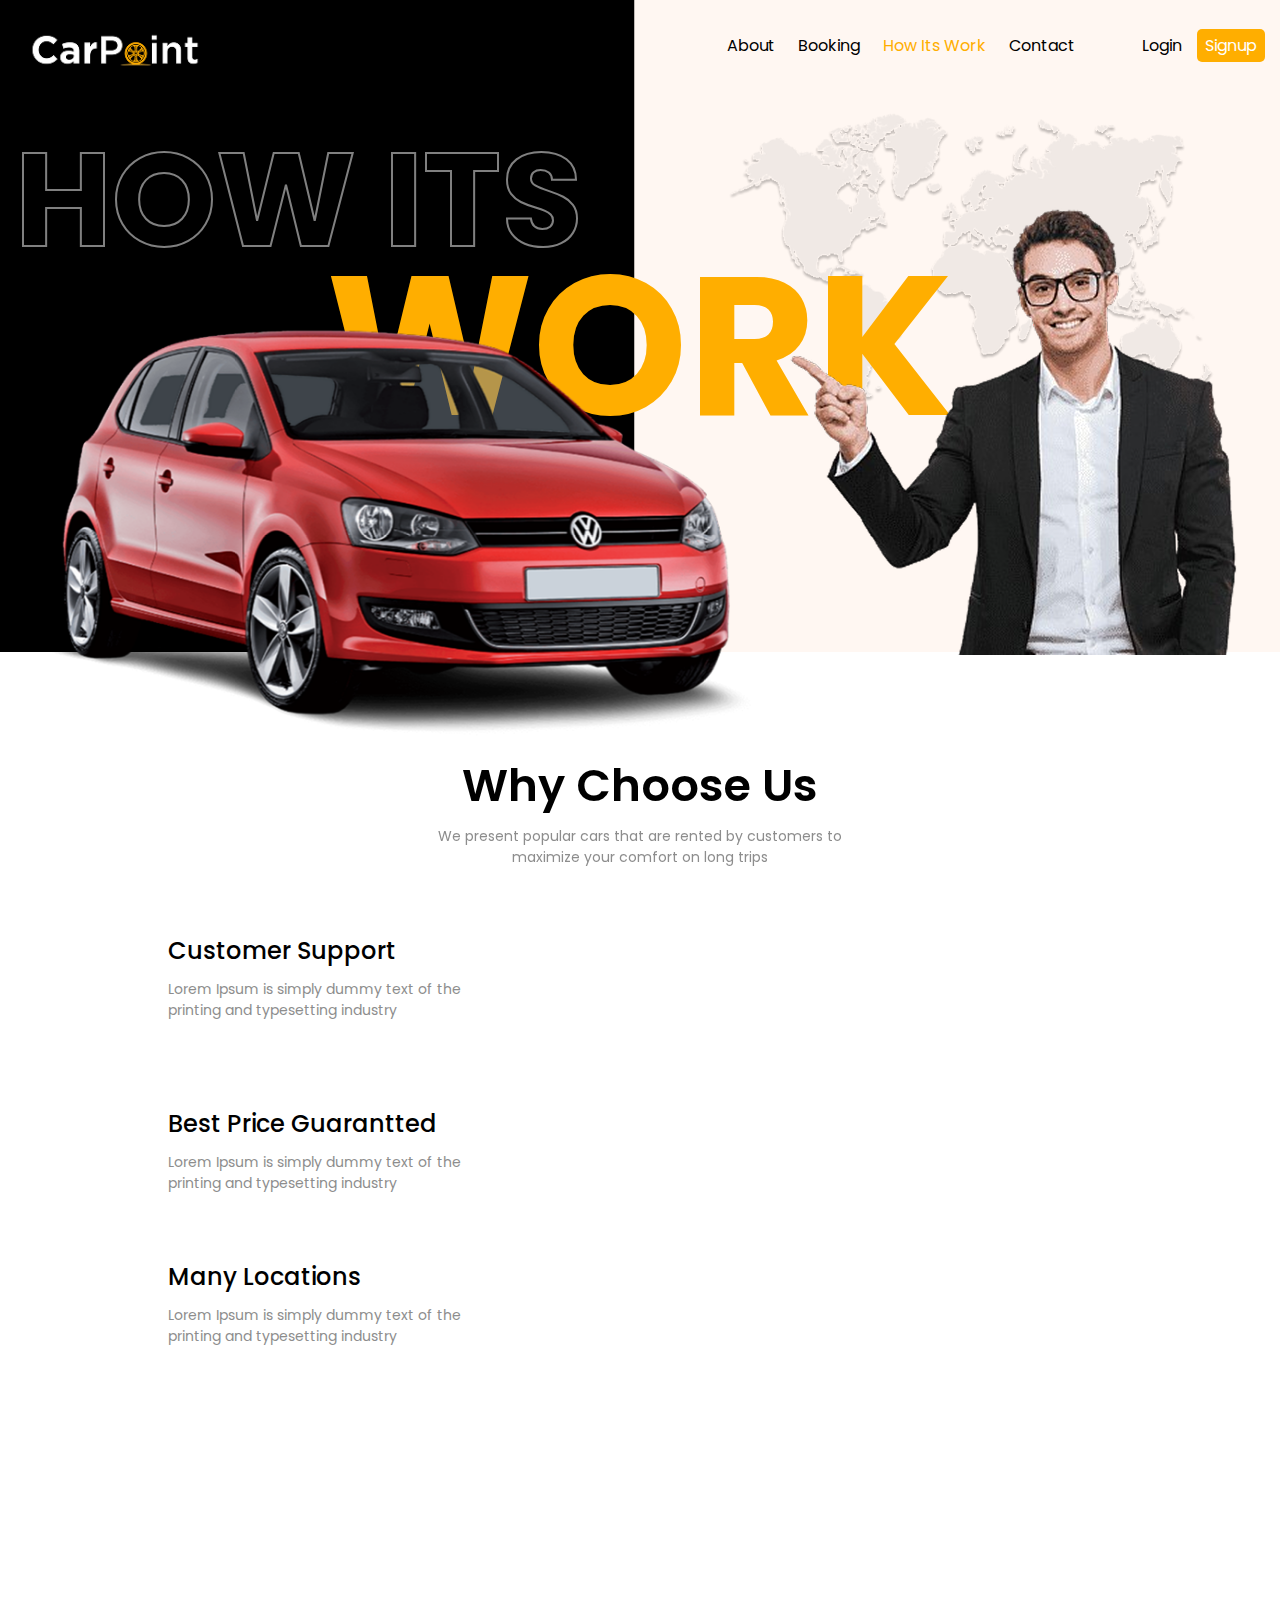
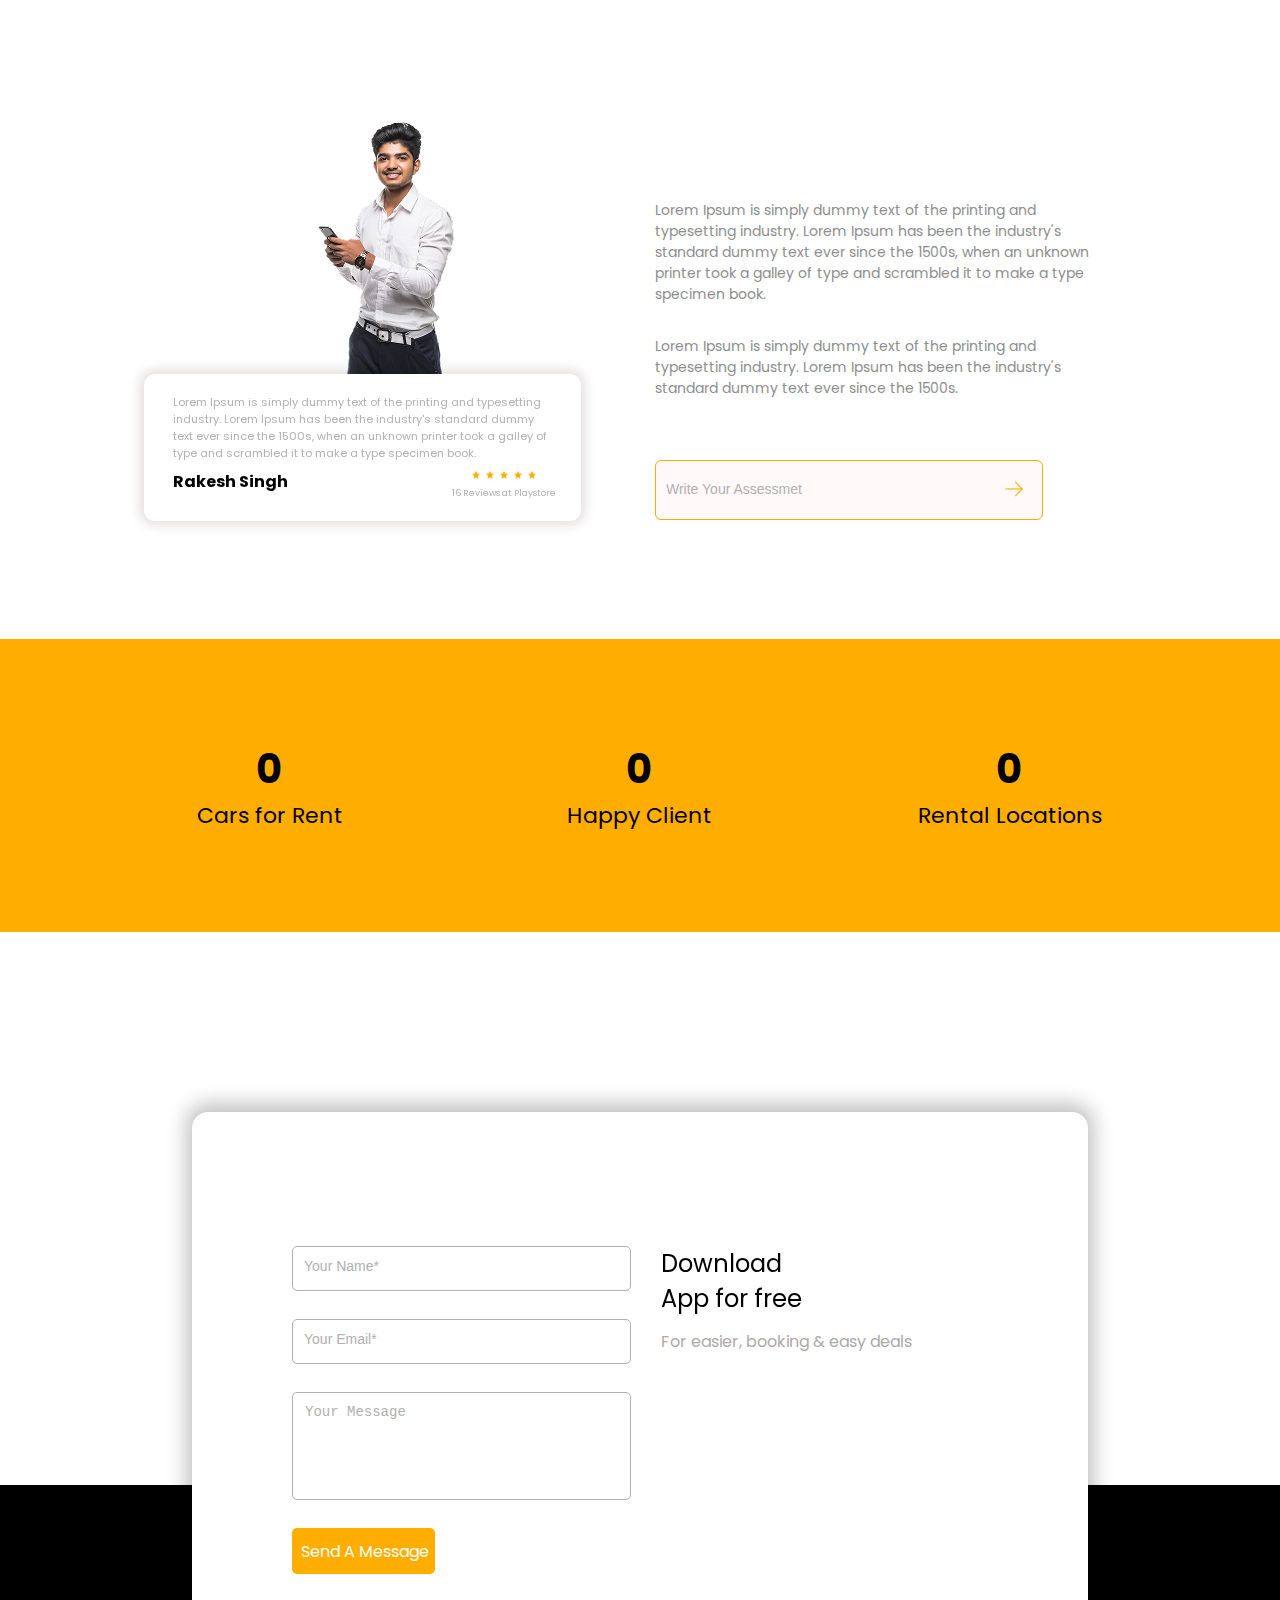
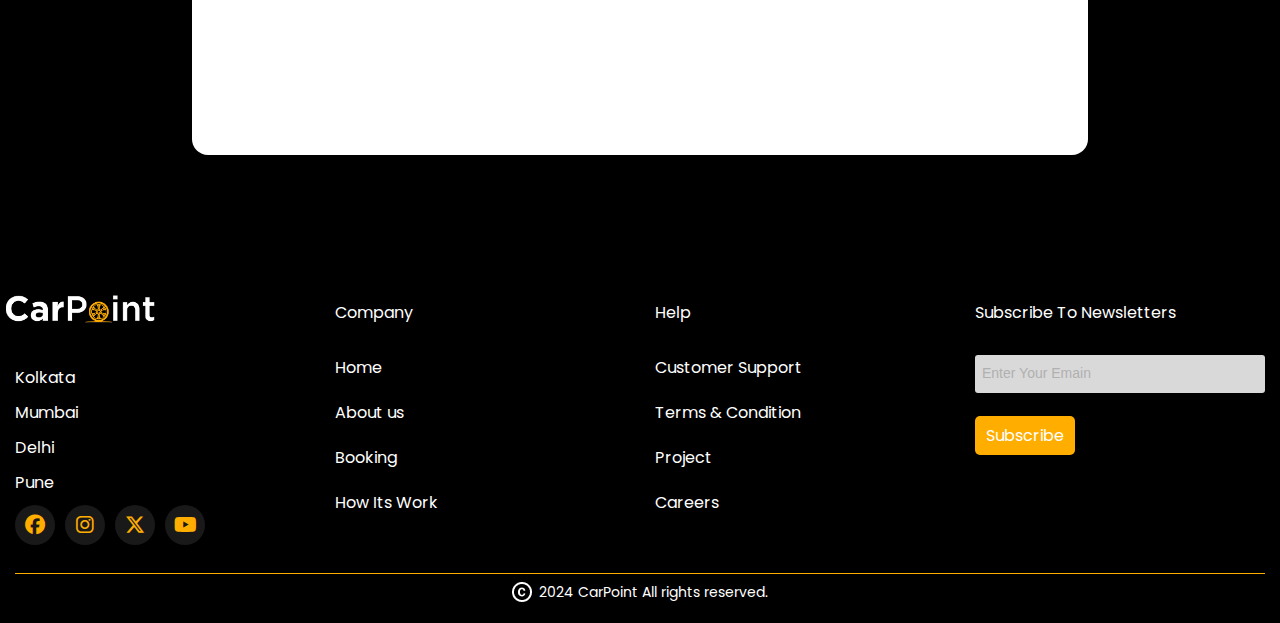
<file: how_its_work.html>
<html lang="en">
  <head>
    <head>
      <meta charset="UTF-8" />
      <meta name="viewport" content="width=device-width, initial-scale=1.0" />
      <title>CarPoint</title>
      <!-- favicon link -->
      <link
        rel="shortcut icon"
        href="./assets/sports-car-icon-isolated-on-white-background-free-vector.jpg"
        type="image/x-icon"
      />
      <!-- font awesome CDN -->
      <link
        rel="stylesheet"
        href="https://cdnjs.cloudflare.com/ajax/libs/font-awesome/6.7.2/css/all.min.css"
        integrity="sha512-Evv84Mr4kqVGRNSgIGL/F/aIDqQb7xQ2vcrdIwxfjThSH8CSR7PBEakCr51Ck+w+/U6swU2Im1vVX0SVk9ABhg=="
        crossorigin="anonymous"
        referrerpolicy="no-referrer"
      />
      <!-- Swiper CSS CDN -->
      <link
        rel="stylesheet"
        href="https://cdn.jsdelivr.net/npm/swiper@11/swiper-bundle.min.css"
      />
      <!-- AOS CSS CDN -->
      <link href="https://unpkg.com/aos@2.3.1/dist/aos.css" rel="stylesheet" />
      <!-- Custom CSS -->
      <link rel="stylesheet" href="./css/style.css" />
      <link rel="stylesheet" href="./css/how_its_work_style.css" />
    </head>
  </head>
  <body>
    <!-- Header section -->
    <header class="header-section">
      <div class="container">
        <nav class="nav-bar">
          <div class="nav-wrpr">
            <div data-aos="zoom-in" data-aos-duration="2000" class="nav-logo">
              <a href="index.html">
                <img src="./assets/CarPoint-White Logo 1.png" alt="" />
              </a>
            </div>
            <button class="toggler">
              <div class="hamburger">
                <span></span>
                <span></span>
                <span></span>
              </div>
            </button>
            <div class="nav-right">
              <ul>
                <li>
                  <a href="about_us.html" class="links cmn-hover">About</a>
                </li>
                <li>
                  <a href="booking.html" class="links cmn-hover">Booking</a>
                </li>
                <li>
                  <a href="how_its_work.html" class="links cmn-hover"
                    >How Its Work
                  </a>
                </li>
                <li>
                  <a href="contact.html" class="links cmn-hover">Contact</a>
                </li>
              </ul>
              <div class="nav-btn">
                <a href="login.html" class="links">Login</a>
                <a href="signup.html" class="btn-effect links">Signup</a>
              </div>
            </div>
          </div>
        </nav>
      </div>
    </header>

    <!-- Mobile menu -->
    <div class="mobview">
      <button class="clsbtn">&times;</button>
      <div class="phn-wrpr">
        <ul>
          <li><a href="index.html" class="cmn-hover links">Home</a></li>
          <li><a href="about_us.html" class="cmn-hover links">About</a></li>
          <li><a href="booking.html" class="cmn-hover links">Booking</a></li>
          <li>
            <a href="how_its_work.html" class="cmn-hover links">How its Work</a>
          </li>
          <li><a href="contact.html" class="cmn-hover links">contact</a></li>
        </ul>
        <div class="phn-btn">
          <a href="login.html" class="links">Login</a>
          <a href="" class="links">
            <span>Logout</span>
            <span><i class="fa-solid fa-right-from-bracket"></i></span>
          </a>
        </div>
      </div>
    </div>

    <!-- How its work Banner section -->
    <section class="work-sec">
      <div class="work-flt">WORK</div>
      <div class="container">
        <div class="row">
          <div class="col-50">
            <div class="work-left">
              <div class="work-content">
                <div class="outlined">HOW ITS</div>
              </div>
              <div class="workcar">
                <img src="./assets/banner_car 1.png" alt="" />
              </div>
            </div>
          </div>
          <div class="col-50">
            <div class="work-right">
              <img
                src="./assets/png-transparent-businessperson-small-business-business-plan-advertising-business-service-people-business-thumbnail-removebg-preview 1.png"
                alt=""
                class="man-business"
              />

              <div class="right-img">
                <img src="./assets/worldmap.png" alt="" />
              </div>
            </div>
          </div>
        </div>
      </div>
    </section>

    <!-- Why Choose section -->
    <section class="why-sec cmn-gap">
      <div class="sm-container">
        <div data-aos="fade-up" data-aos-duration="1000" class="why-hdr">
          <h2 class="cmn-heading">Why Choose Us</h2>
          <p class="cmn-para">
            We present popular cars that are rented by customers to maximize
            your comfort on long trips
          </p>
        </div>
        <div class="row">
          <div class="col-50">
            <div class="why-content">
              <div>
                <div
                  data-aos="flip-left"
                  data-aos-duration="1000"
                  class="calling"
                >
                  <a href=""><i class="fa-solid fa-phone-volume"></i></a>
                </div>
                <div>
                  <div>Customer Support</div>
                  <p class="cmn-para">
                    Lorem Ipsum is simply dummy text of the printing and
                    typesetting industry
                  </p>
                </div>
              </div>
              <div>
                <div
                  data-aos="flip-left"
                  data-aos-duration="1000"
                  class="calling"
                >
                  <a href=""><i class="fa-solid fa-phone-volume"></i></a>
                </div>
                <div>
                  <div>Best Price Guarantted</div>
                  <p class="cmn-para">
                    Lorem Ipsum is simply dummy text of the printing and
                    typesetting industry
                  </p>
                </div>
              </div>
              <div>
                <div
                  data-aos="flip-left"
                  data-aos-duration="1000"
                  class="calling"
                >
                  <a href=""><i class="fa-solid fa-phone-volume"></i></a>
                </div>
                <div>
                  <div>Many Locations</div>
                  <p class="cmn-para">
                    Lorem Ipsum is simply dummy text of the printing and
                    typesetting industry
                  </p>
                </div>
              </div>
            </div>
          </div>
          <div class="col-50">
            <div data-aos="flip-left" data-aos-duration="1000" class="why-img">
              <img src="./assets/man-getting-rental-car-keys.png" alt="" />
            </div>
          </div>
        </div>
      </div>
    </section>

    <!-- Client reviews section -->
    <section class="client-reviews cmn-gap">
      <div class="sm-container">
        <div data-aos="fade-up" data-aos-duration="1000" class="reviews-hdr">
          <h2 class="cmn-heading">Client’s Reviews</h2>
          <p class="cmn-para">
            Lorem Ipsum is simply dummy text of the printing and typesetting
            industry. Lorem Ipsum has been the industry's standard dummy text
            ever since the 1500s, when an unknown printer took a galley of type
            and scrambled it
          </p>
        </div>
        <div class="row">
          <div class="col-50">
            <div class="slider2">
              <div id="slider2" class="swiper">
                <div class="swiper-wrapper">
                  <div class="swiper-slide">
                    <div class="reviews-card">
                      <div class="reviews-img">
                        <img src="./assets/Rakesh  1.png" alt="" />
                      </div>
                      <div class="reviews-content">
                        <p>
                          Lorem Ipsum is simply dummy text of the printing and
                          typesetting industry. Lorem Ipsum has been the
                          industry's standard dummy text ever since the 1500s,
                          when an unknown printer took a galley of type and
                          scrambled it to make a type specimen book.
                        </p>
                        <div>
                          <h4>Rakesh Singh</h4>
                          <div>
                            <div>
                              <img
                                src="./assets/material-symbols_star.png"
                                alt=""
                              />
                              <img
                                src="./assets/material-symbols_star.png"
                                alt=""
                              />
                              <img
                                src="./assets/material-symbols_star.png"
                                alt=""
                              />
                              <img
                                src="./assets/material-symbols_star.png"
                                alt=""
                              />
                              <img
                                src="./assets/material-symbols_star.png"
                                alt=""
                              />
                            </div>
                            <p>16 Reviews at Playstore</p>
                          </div>
                        </div>
                      </div>
                    </div>
                  </div>
                  <div class="swiper-slide">
                    <div class="reviews-card">
                      <div class="reviews-img">
                        <img src="./assets/Rakesh  1.png" alt="" />
                      </div>
                      <div class="reviews-content">
                        <p>
                          Lorem Ipsum is simply dummy text of the printing and
                          typesetting industry. Lorem Ipsum has been the
                          industry's standard dummy text ever since the 1500s,
                          when an unknown printer took a galley of type and
                          scrambled it to make a type specimen book.
                        </p>
                        <div>
                          <h4>Rakesh Singh</h4>
                          <div>
                            <div>
                              <img
                                src="./assets/material-symbols_star.png"
                                alt=""
                              />
                              <img
                                src="./assets/material-symbols_star.png"
                                alt=""
                              />
                              <img
                                src="./assets/material-symbols_star.png"
                                alt=""
                              />
                              <img
                                src="./assets/material-symbols_star.png"
                                alt=""
                              />
                              <img
                                src="./assets/material-symbols_star.png"
                                alt=""
                              />
                            </div>
                            <p>16 Reviews at Playstore</p>
                          </div>
                        </div>
                      </div>
                    </div>
                  </div>
                  <div class="swiper-slide">
                    <div class="reviews-card">
                      <div class="reviews-img">
                        <img src="./assets/Rakesh  1.png" alt="" />
                      </div>
                      <div class="reviews-content">
                        <p>
                          Lorem Ipsum is simply dummy text of the printing and
                          typesetting industry. Lorem Ipsum has been the
                          industry's standard dummy text ever since the 1500s,
                          when an unknown printer took a galley of type and
                          scrambled it to make a type specimen book.
                        </p>
                        <div>
                          <h4>Rakesh Singh</h4>
                          <div>
                            <div>
                              <img
                                src="./assets/material-symbols_star.png"
                                alt=""
                              />
                              <img
                                src="./assets/material-symbols_star.png"
                                alt=""
                              />
                              <img
                                src="./assets/material-symbols_star.png"
                                alt=""
                              />
                              <img
                                src="./assets/material-symbols_star.png"
                                alt=""
                              />
                              <img
                                src="./assets/material-symbols_star.png"
                                alt=""
                              />
                            </div>
                            <p>16 Reviews at Playstore</p>
                          </div>
                        </div>
                      </div>
                    </div>
                  </div>
                </div>
                <div
                  data-aos="zoom-in"
                  data-aos-duration="1500"
                  class="swiper-button-prev"
                >
                  <i class="fa-solid fa-arrow-left"></i>
                </div>
                <div
                  data-aos="zoom-in"
                  data-aos-duration="1500"
                  class="swiper-button-next"
                >
                  <i class="fa-solid fa-arrow-right"></i>
                </div>
              </div>
            </div>
          </div>
          <div class="col-50">
            <div class="client-content">
              <div
                data-aos="fade-up"
                data-aos-duration="1000"
                class="normal-head"
              >
                What Our Customer’s Says About us?
              </div>
              <p class="cmn-para">
                Lorem Ipsum is simply dummy text of the printing and typesetting
                industry. Lorem Ipsum has been the industry's standard dummy
                text ever since the 1500s, when an unknown printer took a galley
                of type and scrambled it to make a type specimen book.
              </p>
              <p class="cmn-para">
                Lorem Ipsum is simply dummy text of the printing and typesetting
                industry. Lorem Ipsum has been the industry's standard dummy
                text ever since the 1500s.
              </p>
              <div class="search">
                <input
                  type="text"
                  name=""
                  id=""
                  placeholder="Write Your Assessmet"
                />
                <a href="">
                  <img src="./assets/ph_arrow-right-light (1).png" alt=""
                /></a>
              </div>
            </div>
          </div>
        </div>
      </div>
    </section>

    <!-- Achievement section-->
    <section class="acch-sec cmn-gap">
      <div class="sm-container">
        <div class="row">
          <div class="col-33">
            <div class="acch-contain">
              <h2 class="counter" data-target="500">0</h2>
              <p>Cars for Rent</p>
            </div>
          </div>
          <div class="col-33">
            <div class="acch-contain">
              <h2 class="counter" data-target="800">0</h2>
              <p>Happy Client</p>
            </div>
          </div>
          <div class="col-33">
            <div class="acch-contain">
              <h2 class="counter" data-target="750">0</h2>
              <p>Rental Locations</p>
            </div>
          </div>
        </div>
      </div>
    </section>

    <!-- Contact section -->
    <section class="contact-sec">
      <div class="sm-container">
        <div class="form-wrpr">
          <h2 data-aos="fade-up" data-aos-duration="1000" class="form-head">
            Questions? Get in Touch
          </h2>
          <div class="row">
            <div class="col-50">
              <div class="form">
                <div>
                  <input type="text" name="" id="" placeholder="Your Name*" />
                </div>
                <div>
                  <input type="text" name="" id="" placeholder="Your Email*" />
                </div>
                <div>
                  <textarea name="" id="" placeholder="Your Message"></textarea>
                </div>
                <a href="" class="btn-effect">Send A Message</a>
              </div>
            </div>
            <div class="col-50">
              <div class="form-content">
                <p>
                  Download <br />
                  <img
                    data-aos="fade-right"
                    data-aos-duration="1000"
                    src="./assets/Car point 1.png"
                    alt=""
                  />
                  App for free
                </p>
                <p>For easier, booking & easy deals</p>
                <a href="" data-aos="zoom-in" data-aos-duration="1500">
                  <img src="./assets/black 1.png" alt="" />
                </a>
              </div>
            </div>
          </div>
          <div data-aos="zoom-in" data-aos-duration="1500" class="formcar">
            <img src="./assets/all-car 1.png" alt="" />
          </div>
        </div>
      </div>
    </section>

    <!-- Footer section -->
    <footer class="ft-sec">
      <div class="container">
        <div class="row">
          <div class="col-25">
            <div class="comp-logo">
              <div class="logo">
                <img src="./assets/CarPoint-White Logo 2.png" alt="" />
              </div>
              <p>Kolkata</p>
              <p>Mumbai</p>
              <p>Delhi</p>
              <p>Pune</p>
              <ul>
                <li>
                  <a href=""><i class="fa-brands fa-facebook"></i></a>
                </li>
                <li>
                  <a href=""><i class="fa-brands fa-instagram"></i></a>
                </li>
                <li>
                  <a href=""><i class="fa-brands fa-x-twitter"></i></a>
                </li>
                <li>
                  <a href=""><i class="fa-brands fa-youtube"></i></a>
                </li>
              </ul>
            </div>
          </div>
          <div class="col-25">
            <div class="company">
              <div class="ft-title-sm">Company</div>
              <ul>
                <li><a href="index.html" class="links">Home</a></li>
                <li><a href="about_us.html" class="links">About us</a></li>
                <li><a href="booking.html" class="links">Booking</a></li>
                <li>
                  <a href="how_its_work.html" class="links">How Its Work</a>
                </li>
              </ul>
            </div>
          </div>
          <div class="col-25">
            <div class="help">
              <div class="ft-title-sm">Help</div>
              <ul>
                <li><a href="#">Customer Support </a></li>
                <li><a href="#">Terms & Condition</a></li>
                <li><a href="#">Project</a></li>
                <li><a href="#">Careers </a></li>
              </ul>
            </div>
          </div>
          <div class="col-25">
            <div class="letter">
              <div class="ft-title-sm">Subscribe To Newsletters</div>
              <div>
                <input
                  type="text"
                  name=""
                  id=""
                  placeholder="Enter Your Emain"
                />
                <a href="#" class="btn-effect">Subscribe</a>
              </div>
            </div>
          </div>
        </div>
        <div class="ft-line"></div>
        <div class="ft-btm">
          <img src="./assets/Vector.png" alt="" />2024 CarPoint All rights
          reserved.
        </div>
      </div>
    </footer>

    <!-- Swiper js CDN -->
    <script src="https://cdn.jsdelivr.net/npm/swiper@11/swiper-bundle.min.js"></script>
    <!-- AOS js CDN -->
    <script src="https://unpkg.com/aos@2.3.1/dist/aos.js"></script>
    <!-- Custom js -->
    <script src="./js/index.js"></script>
  </body>
</html>
</file>
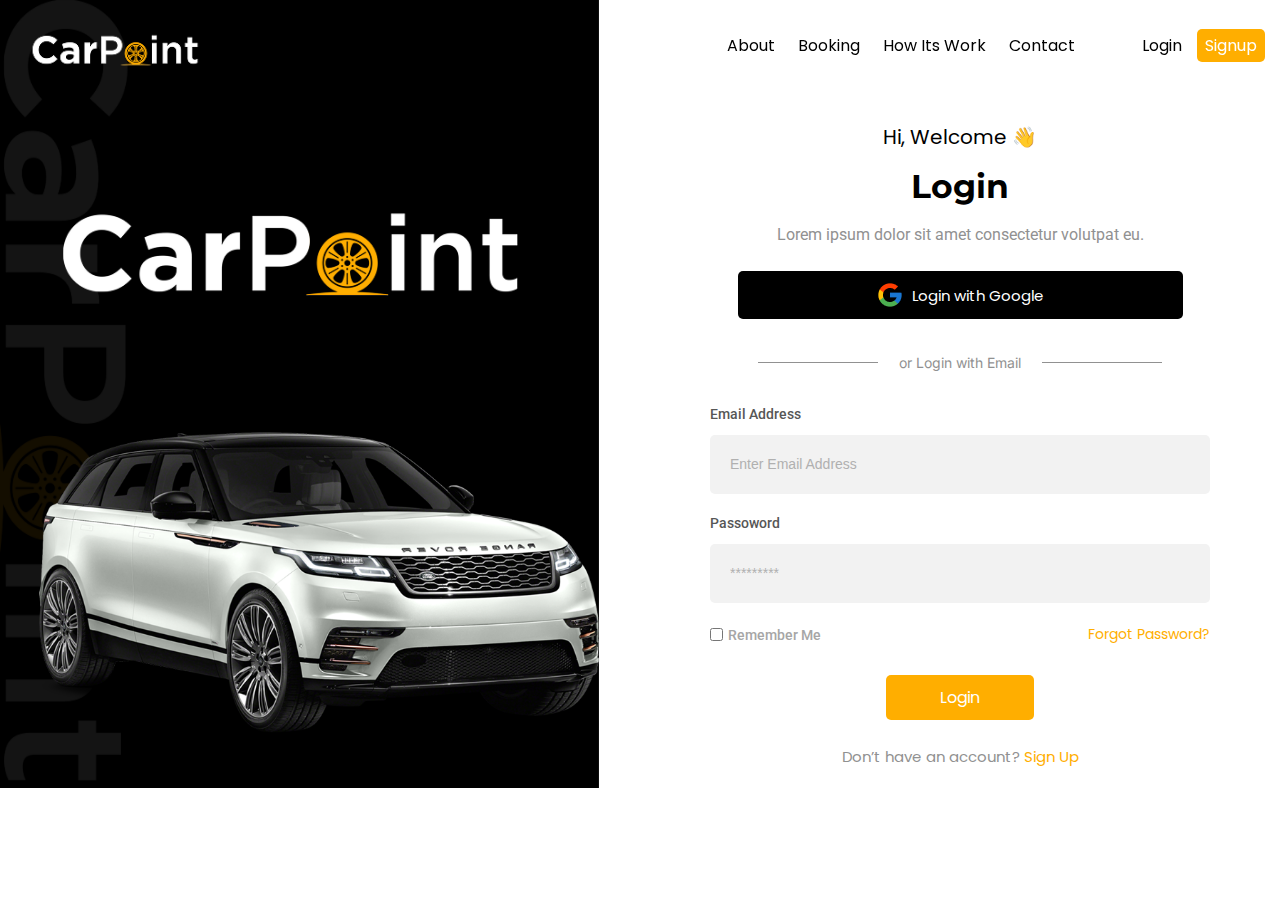
<file: login.html>
<html lang="en">
  <head>
    <meta charset="UTF-8" />
    <meta name="viewport" content="width=device-width, initial-scale=1.0" />
    <title>CarPoint</title>
    <!-- favicon link -->
    <link
      rel="shortcut icon"
      href="./assets/sports-car-icon-isolated-on-white-background-free-vector.jpg"
      type="image/x-icon"
    />
    <!-- font awesome CDN -->
    <link
      rel="stylesheet"
      href="https://cdnjs.cloudflare.com/ajax/libs/font-awesome/6.7.2/css/all.min.css"
      integrity="sha512-Evv84Mr4kqVGRNSgIGL/F/aIDqQb7xQ2vcrdIwxfjThSH8CSR7PBEakCr51Ck+w+/U6swU2Im1vVX0SVk9ABhg=="
      crossorigin="anonymous"
      referrerpolicy="no-referrer"
    />
    <!-- Swiper CSS CDN -->
    <link
      rel="stylesheet"
      href="https://cdn.jsdelivr.net/npm/swiper@11/swiper-bundle.min.css"
    />
    <!-- AOS CSS CDN -->
    <link href="https://unpkg.com/aos@2.3.1/dist/aos.css" rel="stylesheet" />
    <!-- Custom CSS -->
    <link
      href="https://cdn.jsdelivr.net/npm/bootstrap@5.3.7/dist/css/bootstrap.min.css"
      rel="stylesheet"
      integrity="sha384-LN+7fdVzj6u52u30Kp6M/trliBMCMKTyK833zpbD+pXdCLuTusPj697FH4R/5mcr"
      crossorigin="anonymous"
    />
    <link rel="stylesheet" href="./css/login_style.css" />
    <link rel="stylesheet" href="./css/style.css" />
  </head>
  <body>
    <!-- Header section -->
    <header class="header-section">
      <div class="container">
        <nav class="nav-bar">
          <div class="nav-wrpr">
            <div data-aos="zoom-in" data-aos-duration="2000" class="nav-logo">
              <a href="index.html">
                <img src="./assets/CarPoint-White Logo 1.png" alt="" />
              </a>
            </div>
            <button class="toggler">
              <div class="hamburger">
                <span></span>
                <span></span>
                <span></span>
              </div>
            </button>
            <div class="nav-right">
              <ul>
                <li>
                  <a href="about_us.html" class="links cmn-hover">About</a>
                </li>
                <li>
                  <a href="booking.html" class="links cmn-hover">Booking</a>
                </li>
                <li>
                  <a href="how_its_work.html" class="links cmn-hover"
                    >How Its Work
                  </a>
                </li>
                <li>
                  <a href="contact.html" class="links cmn-hover">Contact</a>
                </li>
              </ul>
              <div class="nav-btn">
                <a href="login.html" class="links">Login</a>
                <a href="signup.html" class="btn-effect links">Signup</a>
              </div>
            </div>
          </div>
        </nav>
      </div>
    </header>

    <!-- Mobile menu -->
    <div class="mobview">
      <button class="clsbtn">&times;</button>
      <div class="phn-wrpr">
        <ul>
          <li><a href="index.html" class="links cmn-hover">Home</a></li>
          <li><a href="about_us.html" class="links cmn-hover">About</a></li>
          <li><a href="booking.html" class="links cmn-hover">Booking</a></li>
          <li>
            <a href="how_its_work.html" class="links cmn-hover">How its Work</a>
          </li>
          <li><a href="contact.html" class="links cmn-hover">contact</a></li>
        </ul>
        <div class="phn-btn">
          <a href="login.html" class="links">Login</a>
          <a href="" class="links">
            <span>Logout</span>
            <span><i class="fa-solid fa-right-from-bracket"></i></span>
          </a>
        </div>
      </div>
    </div>

    <!-- Login section -->
    <section class="log-sec">
      <img
        src="./assets/CarPoint-White Logo 5.png"
        alt=""
        class="verticalimg"
      />
      <div class="container">
        <div class="row">
          <div class="col-6" style="color: white">
            <div data-aos="zoom-in" data-aos-duration="1500" class="log-left">
              <div class="log-car">
                <img
                  data-aos="fade-down"
                  data-aos-duration="1500"
                  src="./assets/CarPoint-White Logo 6.png"
                  class="signpoint"
                  alt=""
                />
                <img
                  src="./assets/pngimg.com - land_rover_PNG80 2.png"
                  alt=""
                />
              </div>
            </div>
          </div>
          <div class="col-6">
            <div class="log-right">
              <div class="log-form-wrp">
                <div class="log-form-top">
                  <h1>Hi, Welcome 👋</h1>
                  <h2>Login</h2>
                  <p>Lorem ipsum dolor sit amet consectetur volutpat eu.</p>
                  <div class="google btn-effect">
                    <span><img src="./assets/google.png" alt="" /></span
                    ><span>Login with Google</span>
                  </div>
                </div>
                <div class="divider">
                  <div></div>
                  <p>or Login with Email</p>
                  <div></div>
                </div>
                <div class="log-inputs">
                  <div class="first-input">
                    <label for="Email">Email address</label> <br />
                    <input
                      type="email"
                      name="Email"
                      id="Email"
                      placeholder="Enter Email address"
                    />
                  </div>
                  <div class="second-iput">
                    <label for="password">Passoword</label> <br />
                    <input
                      type="password"
                      name="password"
                      id="password"
                      placeholder="*********"
                    />
                  </div>
                  <div class="inputs-end">
                    <div>
                      <input type="checkbox" name="rem" id="rem" />
                      <label for="rem"><a href="">Remember me</a></label>
                    </div>
                    <div><a href="">Forgot Password?</a></div>
                  </div>
                </div>
                <div class="log-form-bottom">
                  <a href="" class="btn-effect">Login</a> <br />
                  <a href="signup.html"
                    >Don’t have an account? <span> Sign Up</span></a
                  >
                </div>
              </div>
            </div>
          </div>
        </div>
      </div>
    </section>
    <!-- Swiper js CDN -->
    <script src="https://cdn.jsdelivr.net/npm/swiper@11/swiper-bundle.min.js"></script>
    <!-- AOS js CDN -->
    <script src="https://unpkg.com/aos@2.3.1/dist/aos.js"></script>
    <!-- Bootstrap js -->
    <script
      src="https://cdn.jsdelivr.net/npm/bootstrap@5.3.7/dist/js/bootstrap.bundle.min.js"
      integrity="sha384-ndDqU0Gzau9qJ1lfW4pNLlhNTkCfHzAVBReH9diLvGRem5+R9g2FzA8ZGN954O5Q"
      crossorigin="anonymous"
    ></script>
    <!-- Custom js -->
    <script src="./js/index.js"></script>
  </body>
</html>
</file>
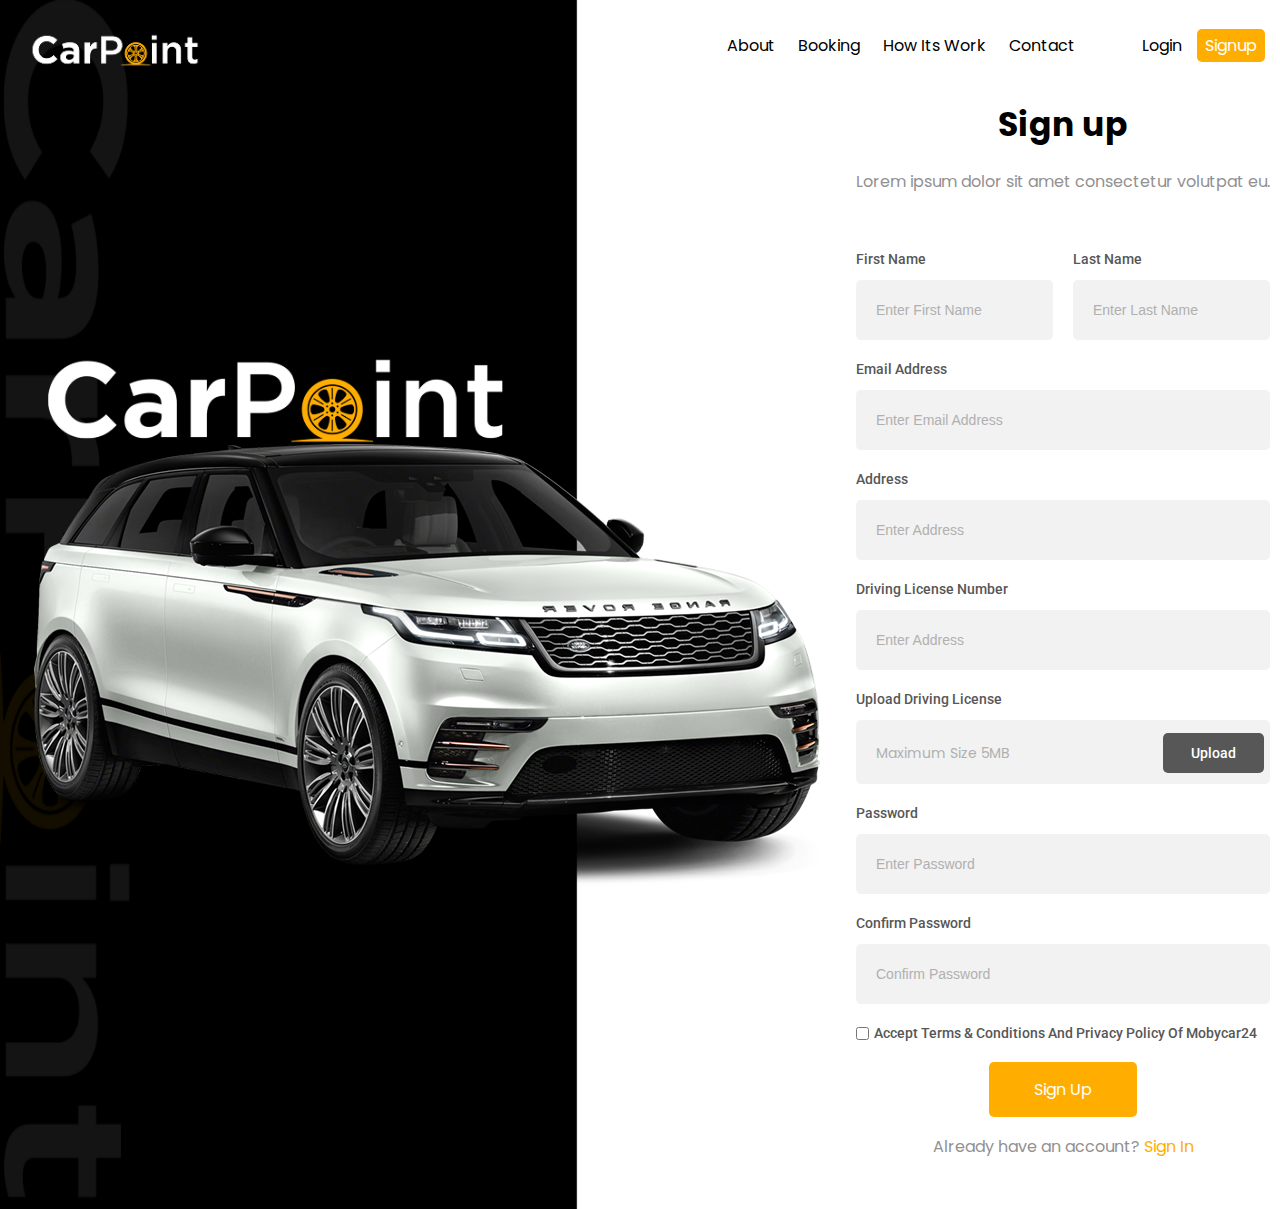
<file: signup.html>
<html lang="en">
  <head>
    <meta charset="UTF-8" />
    <meta name="viewport" content="width=device-width, initial-scale=1.0" />
    <title>CarPoint</title>
    <!-- favicon link -->
    <link
      rel="shortcut icon"
      href="./assets/sports-car-icon-isolated-on-white-background-free-vector.jpg"
      type="image/x-icon"
    />
    <!-- font awesome CDN -->
    <link
      rel="stylesheet"
      href="https://cdnjs.cloudflare.com/ajax/libs/font-awesome/6.7.2/css/all.min.css"
      integrity="sha512-Evv84Mr4kqVGRNSgIGL/F/aIDqQb7xQ2vcrdIwxfjThSH8CSR7PBEakCr51Ck+w+/U6swU2Im1vVX0SVk9ABhg=="
      crossorigin="anonymous"
      referrerpolicy="no-referrer"
    />
    <!-- Swiper CSS CDN -->
    <link
      rel="stylesheet"
      href="https://cdn.jsdelivr.net/npm/swiper@11/swiper-bundle.min.css"
    />
    <!-- AOS CSS CDN -->
    <link href="https://unpkg.com/aos@2.3.1/dist/aos.css" rel="stylesheet" />
    <!-- Bootstrap CSS CDN-->
    <link
      href="https://cdn.jsdelivr.net/npm/bootstrap@5.3.7/dist/css/bootstrap.min.css"
      rel="stylesheet"
      integrity="sha384-LN+7fdVzj6u52u30Kp6M/trliBMCMKTyK833zpbD+pXdCLuTusPj697FH4R/5mcr"
      crossorigin="anonymous"
    />
    <!-- Custom CSS -->
    <link rel="stylesheet" href="./css/style.css" />
    <link rel="stylesheet" href="./css/signup.css" />
  </head>
  <body>
    <!-- Header section -->
    <header class="header-section">
      <div class="container">
        <nav class="nav-bar">
          <div class="nav-wrpr">
            <div data-aos="zoom-in" data-aos-duration="2000" class="nav-logo">
              <a href="index.html">
                <img src="./assets/CarPoint-White Logo 1.png" alt="" />
              </a>
            </div>
            <button class="toggler">
              <div class="hamburger">
                <span></span>
                <span></span>
                <span></span>
              </div>
            </button>
            <div class="nav-right">
              <ul>
                <li>
                  <a href="about_us.html" class="links cmn-hover">About</a>
                </li>
                <li>
                  <a href="booking.html" class="links cmn-hover">Booking</a>
                </li>
                <li>
                  <a href="how_its_work.html" class="links cmn-hover"
                    >How Its Work
                  </a>
                </li>
                <li>
                  <a href="contact.html" class="links cmn-hover">Contact</a>
                </li>
              </ul>
              <div class="nav-btn">
                <a href="login.html" class="links">Login</a>
                <a href="signup.html" class="btn-effect links">Signup</a>
              </div>
            </div>
          </div>
        </nav>
      </div>
    </header>

    <!-- Mobile menu -->
    <div class="mobview">
      <button class="clsbtn">&times;</button>
      <div class="phn-wrpr">
        <ul>
          <li><a href="index.html" class="links cmn-hover">Home</a></li>
          <li><a href="about_us.html" class="links cmn-hover">About</a></li>
          <li><a href="booking.html" class="links cmn-hover">Booking</a></li>
          <li>
            <a href="how_its_work.html" class="links cmn-hover">How its Work</a>
          </li>
          <li><a href="contact.html" class="links cmn-hover">contact</a></li>
        </ul>
        <div class="phn-btn">
          <a href="login.html" class="links">Login</a>
          <a href="" class="links">
            <span>Logout</span>
            <span><i class="fa-solid fa-right-from-bracket"></i></span>
          </a>
        </div>
      </div>
    </div>

    <!-- Sign up section -->
    <section class="signup-sec">
      <img
        src="./assets/CarPoint-White Logo 5.png"
        alt=""
        class="signupvertical"
      />
      <div class="container">
        <div class="row">
          <div class="col-6">
            <div class="sign-left">
              <img
                data-aos="fade-down"
                data-aos-duration="1500"
                src="./assets/CarPoint-White Logo 6.png"
                class="signpoint"
                alt=""
              />
              <div data-aos="zoom-in" data-aos-duration="1500" class="signcar">
                <img
                  src="./assets/pngimg.com - land_rover_PNG80 2.png"
                  alt=""
                />
              </div>
            </div>
          </div>
          <div class="col-6">
            <div class="sign-right">
              <div class="sign-form-wrp">
                <div class="sign-head">
                  <h1>Sign up</h1>
                  <p>Lorem ipsum dolor sit amet consectetur volutpat eu.</p>
                </div>
                <div class="sign-form-inputs">
                  <div>
                    <div>
                      <label for="fName">First Name</label> <br />
                      <input
                        type="text"
                        name="fName"
                        id="fName"
                        placeholder="Enter First name"
                      />
                    </div>
                    <div>
                      <label for="lName">Last Name</label> <br />
                      <input
                        type="text"
                        name="lName"
                        id="lName"
                        placeholder="Enter last name"
                      />
                    </div>
                  </div>
                  <div>
                    <label for="Email">Email Address</label><br />
                    <input
                      type="email"
                      name="Email"
                      id="Email"
                      placeholder="Enter email address"
                    />
                  </div>
                  <div>
                    <label for="address">Address</label> <br />
                    <input
                      type="text"
                      name="address"
                      id="address"
                      placeholder="Enter address"
                    />
                  </div>
                  <div>
                    <label for="num">Driving License Number</label> <br />
                    <input
                      type="text"
                      name="num"
                      id="num"
                      placeholder="Enter address"
                    />
                  </div>
                  <div class="file">
                    <label for="license">Upload Driving license</label>
                    <div>
                      <p>Maximum Size 5MB</p>
                      <input type="file" name="license" id="license" hidden />
                      <label for="license" class="btn-effect">Upload</label>
                    </div>
                  </div>
                  <div>
                    <label for="password">Password</label> <br />
                    <input
                      type="password"
                      name="password"
                      id="password"
                      placeholder="Enter Password"
                    />
                  </div>
                  <div>
                    <label for="confirm-password">Confirm Password</label>
                    <br />
                    <input
                      type="password"
                      name="confirm-password"
                      id="confirm-password"
                      placeholder="confirm password"
                    />
                  </div>
                  <div>
                    <input type="checkbox" name="terms" id="terms" />
                    <label for="terms"
                      >Accept terms & conditions and privacy policy of
                      Mobycar24</label
                    >
                  </div>
                  <div>
                    <a href="" class="btn-effect">Sign Up</a> <br />
                    <a href=""
                      >Already have an account? <span> Sign In</span></a
                    >
                  </div>
                </div>
              </div>
            </div>
          </div>
        </div>
      </div>
    </section>
    <!-- Swiper js CDN -->
    <script src="https://cdn.jsdelivr.net/npm/swiper@11/swiper-bundle.min.js"></script>
    <!-- AOS js CDN -->
    <script src="https://unpkg.com/aos@2.3.1/dist/aos.js"></script>
    <!-- Bootstrap js CDN-->
    <script
      src="https://cdn.jsdelivr.net/npm/bootstrap@5.3.7/dist/js/bootstrap.bundle.min.js"
      integrity="sha384-ndDqU0Gzau9qJ1lfW4pNLlhNTkCfHzAVBReH9diLvGRem5+R9g2FzA8ZGN954O5Q"
      crossorigin="anonymous"
    ></script>
    <!-- Custom js -->
    <script src="./js/index.js"></script>
  </body>
</html>
</file>
<file: css/style.css>
/* fonts CDN */
@import url("https://fonts.googleapis.com/css2?family=Poppins:ital,wght@0,100;0,200;0,300;0,400;0,500;0,600;0,700;0,800;0,900;1,100;1,200;1,300;1,400;1,500;1,600;1,700;1,800;1,900&display=swap");
@import url("https://fonts.googleapis.com/css2?family=Roboto:ital,wght@0,100..900;1,100..900&display=swap");
@import url("https://fonts.googleapis.com/css2?family=Montserrat:ital,wght@0,100..900;1,100..900&display=swap");
@import url("https://fonts.googleapis.com/css2?family=Roboto:ital,wght@0,100..900;1,100..900&display=swap");
@import url("https://fonts.googleapis.com/css2?family=Inter:ital,opsz,wght@0,14..32,100..900;1,14..32,100..900&display=swap");
@import url("https://fonts.googleapis.com/css2?family=Plus+Jakarta+Sans:ital,wght@0,200..800;1,200..800&display=swap");

* {
  margin: 0;
  padding: 0;
  box-sizing: border-box;
}
/* Target the scrollbar track */
::-webkit-scrollbar {
  width: 10px; /* You can change height if horizontal */
}
/* Scrollbar thumb (the moving part) */
::-webkit-scrollbar-thumb {
  background: var(--primary-color);
}
body {
  overflow-x: hidden;
  font-family: "Poppins", sans-serif !important;

  /* For smooth transition */
  transition: opacity 0.5s ease;
}
body,
html {
  scroll-behavior: smooth;
}
:root {
  --primary-color: #ffae00;
  --secondary-color: #f8f8f8;
  --tertiary-color: #8d8d8d;
}
::selection {
  background-color: var(--primary-color);
  color: white;
}
input::placeholder,
textarea::placeholder {
  color: #b0b0b0;
  font-size: 14px;
  text-transform: capitalize;
}
input,
textarea {
  background-color: #f2f2f2;
  border: none;
  outline: none;
  border-radius: 5px;
}
label {
  display: inline-block;
  margin-bottom: 13px;
  font-family: "Roboto", sans-serif;
  font-size: 14px;
  text-wrap: nowrap;
  color: #575757;
  text-transform: capitalize;
  font-weight: 500;
}
/* Common classes */

.container {
  max-width: 1308px;
  padding: 0 15px;
  margin: 0 auto;
  width: 100%;
}
.sm-container {
  max-width: 1110px;
  padding: 0 15px;
  margin: 0 auto;
  width: 100%;
}
.row {
  display: flex;
  flex-wrap: wrap;
  margin: 0 -15px;
}
.col-20 {
  width: 20%;
  padding: 0 15px;
}
.col-25 {
  width: 25%;
  padding: 0 15px;
}
.col-33 {
  width: 33.33%;
  padding: 0 15px;
}
.col-50 {
  width: 50%;
  padding: 0 15px;
}

ul li {
  list-style-type: none;
}
a {
  display: inline-block;
  position: relative;
  text-decoration: none;
}
span {
  display: inline-block;
}
.main-heading {
  font-size: 48px;
  font-weight: 600;
}
.cmn-heading {
  font-size: 45px;
  color: #000000;
  font-weight: 600;
}
.heads {
  font-size: 35px;
  font-weight: 600;
  color: #000000;
}
.normal-head {
  font-size: 24px;
  font-weight: 500;
}
.cmn-para {
  font-size: 14px;
  font-weight: normal;
  color: var(--tertiary-color);
}
.cmn-gap {
  padding: 100px 0;
}
.cmn-hover::before {
  content: "";
  position: absolute;
  bottom: -2px;
  height: 2px;
  width: 0%;
  background-color: black;
  transition: width 0.7s ease;
}
.cmn-hover:hover::before {
  width: 100%;
}
.btn-effect {
  position: relative;
  overflow: hidden;
}
.btn-effect::before {
  content: "";
  left: 0;
  position: absolute;
  top: 0;
  width: 0%;
  height: 100%;
  background-color: rgba(255, 255, 255, 0.2);
  transition: width 0.7s ease;
}
.btn-effect:hover::before {
  width: 100%;
}

/* prevents from scrolling the body when navbar is open */
body.menu-open {
  overflow: hidden;
  position: fixed;
  width: 100%;
  top: 0;
}
body.fade-out {
  opacity: 0;
}

/* Header section */
.header-section {
  position: absolute;
  top: 0;
  left: 0;
  width: 100%;
  z-index: 999;
}
.nav-logo {
  max-width: 200px;
  position: relative;
  top: 8px;
  height: 90px;
}
.nav-logo > a > img {
  width: 100%;
  object-fit: contain;
}
.nav-wrpr {
  display: flex;
  justify-content: space-between;
  align-items: center;
}
.nav-right {
  display: flex;
  gap: 67px;
  align-items: center;
}
.nav-right > ul {
  display: flex;
  gap: 23px;
  align-items: center;
}
.nav-right > ul a {
  color: #000000;
  text-transform: capitalize;
  position: relative;
  transition: color 0.7s ease;
}

ul a.active {
  color: var(--primary-color);
}
ul a:hover {
  color: var(--primary-color);
}
.nav-btn {
  display: flex;
  align-items: center;
  gap: 15px;
}
.nav-btn > a:first-child {
  color: #000000;
  text-transform: capitalize;
  transition: transform 0.7s ease;
}
.nav-btn > a:first-child:hover {
  transform: scale(1.1);
}
.nav-btn > a:last-child {
  padding: 4px 8px;
  border-radius: 5px;
  background-color: var(--primary-color);
  color: white;
  text-transform: capitalize;
}

/* hambuger */
.toggler {
  border: none;
  background: none;
  cursor: pointer;
  padding: 5px;
  border-radius: 2px;
  display: none;
}
.toggler:hover {
  background-color: lightgray;
}
.hamburger > span {
  width: 100%;
  background-color: var(--primary-color);
  height: 3px;
  width: 20px;
}
.hamburger {
  display: flex;
  flex-direction: column;
  gap: 4px;
}

/* Mobile menu */
.mobview {
  width: 50%;
  height: 100vh;
  background-color: var(--primary-color);
  position: fixed;
  z-index: 999999;
  transform: translate(100%, -100%);
  transition: transform 0.7s ease;
  right: 0;
  top: 0;
  padding-top: 10rem;
  text-align: center;
}
.mobview.open-active {
  transform: translate(0, 0);
}
.clsbtn {
  border: none;
  outline: none;
  background: none;
  font-size: 2.5rem;
  position: absolute;
  top: 1.5rem;
  left: 1.5rem;
  cursor: pointer;
}
.phn-wrpr {
  display: flex;
  flex-direction: column;
  gap: 40px;
}
.phn-wrpr > ul > li {
  padding: 15px;
  text-transform: capitalize;
}
.phn-wrpr > ul > li > a {
  color: white;
}
.phn-btn {
  padding: 20px;
  border-top: 1px solid white;
  display: flex;
  flex-direction: column;
  gap: 40px;
}
.phn-btn > a {
  color: black;
}
.phn-btn > a:last-child {
  display: flex;
  gap: 10px;
  align-items: center;
  justify-content: center;
}
.phn-btn > a:hover {
  color: white;
}

/* Banner section */
.banner-sec {
  background: url("../assets/Banner.png");
  background-repeat: no-repeat;
  background-size: cover;
  background-position: center;
  /* min-height: 100vh; */
  position: relative;
  padding: 140px 0 20px;
  color: white;
}
.banner-row {
  align-items: center;
}
.banner-content > h1 {
  max-width: 480px;
  margin-bottom: 31px;
}
.banner-content > h1 > span {
  color: var(--primary-color);
  font-size: 48px;
  display: inline;
}
.banner-content > p {
  max-width: 433px;
  margin-bottom: 31px;
  font-size: 19px;
  color: #ffffff;
}

.banner-btn > a {
  padding: 13px 34px;
  background-color: var(--primary-color);
  color: #000000;
  border-radius: 7px;
  font-size: 19px;
  border: none;
}

/* .map {
  position: absolute;
  max-width: 928px;
  width: 100%;
  z-index: 0;
} */
.banner-imgs {
  max-width: 774px;
  background: url("../assets/worldmap.png");
  background-position: top;
  background-size: contain;
}
.banner-imgs > img {
  width: 100%;
  height: auto;
  object-fit: contain;
}

.banner-bottom-float {
  position: absolute;
  bottom: -88px;
  width: 100%;
  padding: 55px 63px 48px 75px;
  background-color: #f8f8f8;
  border-radius: 22px;
  box-shadow: rgba(0, 0, 0, 0.24) 0px 3px 8px;
  max-width: 1122px;
  left: 50%;
  transform: translateX(-50%);
}
.loc > h4 {
  color: #000000;
  margin-bottom: 4px;
}
.loc > div {
  display: flex;
  align-items: center;
  gap: 3px;
  color: #b0b0b0;
}
.banner-sec .fa-solid {
  color: #8d8d8d;
  font-size: 1.3rem;
}
.banner-sec .fa-solid:hover {
  color: var(--primary-color);
}
.loc > div:last-child > span:last-child {
  font-size: 15px;
}
.bn-flt-btn {
  display: flex;
  gap: 2px;
  align-items: center;
  padding: 11px 16px 12px 26px;
  background-color: var(--primary-color);
  color: white;
  justify-content: center;
  color: #000000;
  font-size: 19px;
  border-radius: 5px;
  cursor: pointer;
}

/* checkout section */
.checkout-sec {
  padding: 150px 0 65px;
}
.checkout-top {
  text-align: center;
}
#slider1 {
  max-width: 1238px;
  height: 200px;
  margin: 0 auto;
  padding: 0 42px;
}
.swiper-slide {
  display: flex;
  justify-content: center;
  align-items: center;
}

.swiperbtn-prev::after,
.swiperbtn-next::after {
  display: none;
}

.swiperbtn-prev,
.swiperbtn-next {
  position: absolute;
  top: 60%;
  z-index: 10;
  transform: translateY(-50%);
  color: #b0b0b0;
  width: 37px;
  height: 35px;
  border: 2px solid #b0b0b0;
  border-radius: 50%;
  display: flex;
  align-items: center;
  justify-content: center;
  cursor: pointer;
  transition: all 0.3s ease;
}
#slider1 .swiper-slide {
  transform: scale(0.85) !important;
  transition: transform 0.3s ease !important;
}

#slider1 .swiper-slide-active {
  transform: scale(1) !important;
}
.swiperbtn-prev {
  left: 10px;
}
.swiperbtn-next {
  right: 10px;
}
.checkout-card {
  padding: 19px 14px 5px 20px;
  background-color: #f3f6f8;
  border-radius: 5px;
}
.kol {
  display: flex;
  align-items: center;
  gap: 10px;
}
.kol-img {
  max-width: 84px;
}
.kol-img > img {
  width: 100%;
  object-fit: contain;
}
.kol-content {
  padding-bottom: 5px;
  border-bottom: 1px solid #b0b0b0;
}
.kol-content > div:first-child {
  margin-bottom: 4px;
  display: flex;
  align-items: center;
  gap: 10px;
  font-size: 18px;
  font-weight: 600;
}
.kol-content > div:last-child {
  color: #8d8d8d;
  display: flex;
  align-items: center;
  gap: 10px;
  font-size: 15px;
}
.chk-btm {
  display: flex;
  justify-content: space-between;
  align-items: center;
}
.chk-btm > p {
  font-size: 14px;
  color: #b0b0b0;
}
.chk-btm > p > span {
  color: #000000;
  font-weight: 600;
}
.chk-btm > a {
  padding: 2px 14px;
  background-color: var(--primary-color);
  color: #000000;
  font-size: 11px;
  font-weight: 600;
  border-radius: 5px;
}
/* Categoreis section */
.cat-sec {
  background-color: #f8f8f8;
  padding: 100px 0 40px;
}
.cat-top {
  text-align: center;
  margin-bottom: 10px;
}
.cat-top > h2 {
  margin-bottom: 16px;
}
.cat-top > p {
  max-width: 474px;
  margin: 0 auto;
}
.cat-img {
  max-width: 1600px;
}
.cat-img > img {
  width: 100%;
  object-fit: contain;
}

/* Why choose section */
.why-hdr {
  text-align: center;
  margin-bottom: 65px;
}
.why-hdr > h2 {
  margin-bottom: 6px;
}
.why-hdr > p {
  max-width: 474px;
  margin: 0 auto;
}
.why-img {
  max-width: 552px;
}
.why-img > img {
  width: 100%;
  object-fit: contain;
  transition: transform 0.7s ease-in-out;
}
.why-img > img:hover {
  transform: scale(1.1);
}
.why-content > div {
  display: flex;
  gap: 18px;
}
.why-content p {
  max-width: 345px;
  margin: 0 auto;
}
.why-content > div:first-child {
  margin-bottom: 85px;
}
.why-content > div:nth-child(2) {
  margin-bottom: 65px;
}
.why-content > div > div:last-child > div {
  font-size: 24px;
  font-weight: 500;
  margin-bottom: 11px;
}
.calling {
  background-color: var(--primary-color);
  font-size: 1.5rem;
  min-width: 50px;
  height: 50px;
  border-radius: 7px;
  display: flex;
  align-items: center;
  justify-content: center;
  cursor: pointer;
}
.calling:hover .fa-phone-volume {
  color: #000000;
  transition: color 0.9s ease;
}
.calling a {
  color: white;
}

/* Client reviews section */
.reviews-hdr {
  text-align: center;
  margin-bottom: 26px;
}
.reviews-hdr > h2 {
  margin-bottom: 6px;
}
.reviews-hdr > p {
  max-width: 850px;
  margin: 0 auto;
}
.client-content > div:first-child {
  max-width: 330px;
  margin-bottom: 41px;
}
.client-content > p {
  max-width: 450px;
}
.client-content > p:nth-child(2) {
  margin-bottom: 31px;
}
.client-content > p:nth-child(3) {
  margin-bottom: 61px;
}
.search {
  border: 1px solid var(--primary-color);
  max-width: 388px;
  display: flex;
  align-items: center;
  border-radius: 6px;
  background-color: #fff9f9;
  padding: 16px 16px 18px 10px;
}
.search > input[type="text"] {
  width: 100%;
  border: none;
  outline: none;
  background-color: #fff9f9;
}

#slider2 {
  height: 450px;
  width: 100%;
}

#slider2 .swiper-button-prev::after,
#slider2 .swiper-button-next::after {
  display: none;
}
#slider2 .swiper-button-next,
#slider2 .swiper-button-prev {
  width: 37px;
  height: 35px;
  border-radius: 50%;
  border: 1px solid var(--primary-color);
}
#slider2 .swiper-button-next > i,
#slider2 .swiper-button-prev > i {
  color: var(--primary-color);
}
.reviews-img {
  max-width: 402px;
  margin: 0 auto;
}
.reviews-img > img {
  width: 100%;
  object-fit: contain;
}
.reviews-content {
  padding: 20px 25px 21px 29px;
  box-shadow: 0 0 11px 5px #e7e2e2;
  border-radius: 11px;
  max-width: 437px;
}
.reviews-content > p {
  max-width: 383px;
  font-size: 11px;
  color: #b0b0b0;
}
.reviews-content > div {
  display: flex;
  justify-content: space-between;
  align-items: center;
}
.reviews-content > div p {
  font-size: 9px;
  color: #b0b0b0;
}
.reviews-content > div > div {
  text-align: center;
}
.reviews-content > div > div img {
  width: 10px;
  height: 10px;
}

/* Achievement section */
.acch-sec {
  background-color: var(--primary-color);
}
.acch-contain {
  text-align: center;
}
.acch-contain > h2 {
  font-size: 40px;
  text-wrap: nowrap;
}
.acch-contain > p {
  font-size: 22px;
  text-wrap: nowrap;
}

/* Contact section */
.contact-sec {
  padding-top: 180px;
  position: relative;
  z-index: 2;
  margin-bottom: -270px;
}
.form-wrpr {
  max-width: 896px;
  margin: 0 auto;
  box-shadow: rgba(0, 0, 0, 0.24) 0px -3px 20px 6px;
  border-radius: 16px;
  padding: 31px 88px 14px 100px;
  background-color: white;
}
.form-head {
  font-size: 47px;
  font-weight: normal;
  margin-bottom: 33px;
  text-align: center;
}
.formcar {
  max-width: 691px;
  margin: 29px auto 0;
}
.formcar > img {
  width: 100%;
  object-fit: contain;
}
.form-content > p:first-child {
  position: relative;
  z-index: 999;
  font-size: 24px;
  margin-bottom: 13px;
}
.form-content > p:first-child > img {
  position: absolute;
  bottom: -44px;
  left: 114px;
  max-width: 180px;
  width: 100%;
  object-fit: contain;
}
.form-content > p:nth-child(2) {
  color: #ada9a9;
  margin-bottom: 18px;
}
.form-content > a:last-child {
  max-width: 180px;
}
.form-content > a:last-child > img {
  width: 100%;
  object-fit: contain;
}
.form > div {
  margin-bottom: 28px;
  width: 100%;
}
.form > div > input,
.form textarea {
  width: 100%;
  border-radius: 5px;
  border: 1px solid #b0b0b0;
  outline: none;
  resize: none;
}
.form > div > input {
  padding: 12px 0 16px 11px;
  background-color: white;
}
.form textarea {
  padding: 11px 0 65px 12px;
  background-color: white;
}
.form a {
  padding: 11px 6px 10px 9px;
  color: white;
  background: var(--primary-color);
  border-radius: 5px;
}
.form-content > a:last-child:hover {
  transform: scale(1.1);
}
/* Footer section */
.ft-line {
  width: 100%;
  background-color: var(--primary-color);
  height: 0.5px;
  margin: 28px 0 8px;
}
.ft-sec {
  padding: 380px 0 20px;
  background: #000000;
  color: white;
  position: relative;
  z-index: 0;
}
.ft-btm {
  display: flex;
  gap: 7px;
  align-items: center;
  color: white;
  justify-content: center;
  font-size: 14px;
}

.logo {
  max-width: 90px;
  height: 100px;
}
.logo > img {
  width: 100%;
  height: 100%;
  object-fit: contain;
  transform: scale(2) translateX(10px);
}

.comp-logo > p {
  margin-bottom: 10px;
}
.comp-logo ul {
  display: flex;
  gap: 10px;
  align-items: center;
}
.comp-logo ul a {
  width: 40px;
  height: 40px;
  background-color: rgba(255, 246, 248, 0.1);
  border-radius: 100%;
  display: flex;
  justify-content: center;
  align-items: center;
}
.comp-logo .fa-brands {
  color: var(--primary-color);
  font-size: 20px;
}
.comp-logo .fa-facebook:hover {
  color: #1877f2;
  transition: color 0.5s ease;
}
.comp-logo .fa-instagram:hover {
  color: #c32aa3;
  transition: color 0.5s ease;
}
.comp-logo .fa-x-twitter:hover {
  color: #1da1f2;
  transition: color 0.5s ease;
}
.comp-logo .fa-youtube:hover {
  color: #ff0000;
  transition: color 0.5s ease;
}
.company,
.help,
.letter {
  margin-top: 35px;
  display: flex;
  flex-direction: column;
  gap: 30px;
}
.ft-title-sm {
  font-weight: 400;
  color: white;
}
.company ul,
.help ul {
  display: flex;
  flex-direction: column;
  gap: 20px;
}
.company a,
.help a {
  position: relative;
  color: white;
}
.company a:hover,
.help a:hover {
  color: var(--primary-color);
  transition: color 0.7s ease;
}

.company a::before,
.help a::before {
  content: "";
  position: absolute;
  left: 0;
  bottom: -5px;
  width: 0%;
  height: 1px;
  background-color: var(--primary-color);
  transition: width 0.7s ease;
}
.company a:hover::before,
.help a:hover::before {
  width: 100%;
}
.letter input[type="text"] {
  width: 100%;
  background-color: #d9d9d9;
  border: none;
  outline: none;
  padding: 11px 0 12px 7px;
  border-radius: 3px;
}

.letter a {
  padding: 7px 11px;
  background-color: var(--primary-color);
  color: white;
  border-radius: 5px;
  margin-top: 23px;
}

@media screen and (max-width: 1300px) {
  .banner-bottom-float {
    /* display: none; */
  }
}

@media screen and (max-width: 1024px) {
  /* Header section */
  .nav-right {
    display: none;
  }
  .toggler {
    display: block !important;
  }
  .contact-sec {
    padding-top: 100px;
  }
}
@media screen and (max-width: 1113px) {
  .nav-right {
    gap: 25px;
  }
}
@media screen and (max-width: 992px) {
  /* Header section */
  .header-section {
    background-color: black;
  }
  .cmn-gap {
    padding: 80px 0;
  }
  /* Banner section */
  .banner-sec {
    background-position: right;
    /* background: linear-gradient(to bottom, black 73%, #fff4ed 27%); */
  }

  .banner-sec .col-50 {
    width: 100%;
  }
  .banner-sec > div > div {
    flex-direction: column-reverse;
  }
  .banner-content > h1,
  .banner-content > p {
    color: black;
    max-width: 100%;
  }
  .banner-imgs {
    margin: 0 auto 20px;
  }

  /* Categories section */
  .cat-sec {
    padding: 80px 0 30px;
  }

  /* Why Choose section */
  .why-sec .col-50 {
    width: 100%;
  }
  .why-sec > div > div:last-child {
    flex-direction: column-reverse;
  }
  .why-img {
    margin: 0 auto 30px;
  }
  .why-content > div {
    justify-content: center;
  }
  .why-content > div:first-child,
  .why-content > div:nth-child(2) {
    margin-bottom: 40px;
  }

  /* Client reviews section */
  .client-reviews .col-50 {
    width: 100%;
  }
  .client-content > p,
  .client-content > div:first-child {
    max-width: 100%;
  }
}
@media screen and (max-width: 768px) {
  .cmn-gap {
    padding: 70px 0;
  }

  /* Chekout section */
  .checkout-sec {
    padding: 70px 0 50px;
  }
  /* Categories section */
  .cat-sec {
    padding: 70px 0 30px;
  }
  /* Achievement section */
  .acch-contain > h2 {
    font-size: 35px;
  }
  .acch-contain > p {
    font-size: 20px;
  }
  /* Contact section */
  .contact-sec {
    padding-top: 80px;
  }
  .form-head {
    font-size: 37px;
  }
  .form-content > p:first-child {
    font-size: 20px;
  }
  .form-wrpr {
    padding: 31px 60px 14px 60px;
    max-width: 650px;
  }
  .form textarea {
    padding: 11px 0 40px 12px;
  }
  .form-content > p:first-child > img {
    bottom: -29px;
    max-width: 140px;
    left: 93px;
  }
  /* Footer section */
  .ft-sec .col-25 {
    width: 50%;
  }
}
@media screen and (max-width: 576px) {
  .cmn-gap {
    padding: 40px 0;
  }
  .nav-logo > a > img {
    width: 50%;
  }
  .mobview {
    width: 100%;
  }
  .nav-logo {
    top: 27px;
  }
  /* Banner section */
  .banner-btn > a {
    padding: 10px 18px;
  }
  .banner-content > p {
    font-size: 16px;
  }

  .banner-content > h1,
  .banner-content > p {
    margin-bottom: 25px;
  }
  /* Checkout section */
  .checkout-sec {
    padding: 50px 0;
  }
  /* Categories section */
  .cat-sec {
    padding: 40px 0 30px;
  }
  .cat-top > h2 {
    font-size: 24px;
  }
  /* Why choose section */
  .why-hdr > h2 {
    font-size: 24px;
  }
  .why-content > div > div:last-child > div {
    font-size: 20px;
  }
  .why-content p {
    font-size: 12px;
  }

  /* Client reviews section */
  .reviews-hdr > h2 {
    font-size: 24px;
  }
  .reviews-content {
    padding: 15px 20px;
  }
  .search {
    max-width: 100%;
  }
  /* Achievement section */
  .acch-sec .col-33 {
    width: 100%;
  }
  .acch-sec > div > div {
    gap: 30px;
  }
  /* Contact section */
  .contact-sec {
    padding-top: 60px;
    margin-bottom: -300px;
  }
  .contact-sec .col-50 {
    width: 100%;
  }
  .form-head {
    font-size: 24px;
  }
  .form {
    margin-bottom: 30px;
  }
  .form > div,
  .formcar {
    margin-bottom: 18px;
  }
  .form-content {
    text-align: center;
  }
  .form-content p {
    display: none;
  }

  /* Footer section */
  .comp-logo .fa-brands {
    font-size: 16px;
  }
  .comp-logo ul a {
    width: 30px;
    height: 30px;
  }
  .comp-logo ul {
    gap: 5px;
  }
  .company ul,
  .help ul {
    gap: 20px;
  }
  .company,
  .help,
  .letter {
    gap: 25px;
  }
}
@media screen and (max-width: 491px) {
  .reviews-content {
    max-width: 300px;
    margin: 0 auto;
  }
  .reviews-content > p {
    font-size: 9px;
  }
  /* Contact section*/
}
@media screen and (max-width: 425px) {
  /* Banner section */
  .banner-content > h1,
  .banner-content > h1 > span {
    font-size: 38px;
  }
  /* Checkout section */
  #slider1 {
    padding: 0;
  }
  .checkout-card {
    padding: 10px;
  }
  .swiperbtn-next,
  .swiperbtn-prev {
    display: none;
  }
  /* why choose us section*/
  .why-content > div:first-child,
  .why-content > div:nth-child(2) {
    margin-bottom: 15px;
  }
  .why-content > div {
    gap: 10px;
  }
  .calling {
    font-size: 1.2rem;
    min-width: 40px;
    height: 40px;
  }
  .why-content > div > div:last-child > div {
    font-size: 18px;
    margin-bottom: 4px;
  }
  /* Contact section */
  .contact-sec {
    padding-top: 40px;
  }
  .form-wrpr {
    padding: 18px 25px 14px 25px;
  }
  .form-head {
    font-size: 19px;
  }
  .form-content > div:last-child > img {
    height: 80px;
  }
}
@media screen and (max-width: 320px) {
  /* Banner section */
  .banner-content > h1,
  .banner-content > h1 > span {
    font-size: 28px;
  }

  /* Client reviews section */
  .reviews-content {
    max-width: 277px;
  }
  /* Footer section */

  .ft-sec .col-25 {
    width: 100%;
  }
  .ft-sec > div > div:first-child {
    flex-direction: column;
    text-align: center;
  }
  .logo {
    margin: 0 auto;
  }
  .logo > img {
    transform: translateY(14px) scale(2);
  }
  .comp-logo ul {
    justify-content: center;
  }
  .company,
  .help,
  .letter {
    gap: 15px;
  }
  .company ul,
  .help ul {
    gap: 10px;
  }
}

/* Float section update */
@media screen and (max-width: 1163px) {
  .banner-sec {
    padding-bottom: 158px;
  }
  .banner-bottom-float .col-20 {
    width: 50%;
    margin: 0 auto;
  }
  .banner-bottom-float {
    width: 80%;
    text-align: center;
    padding: 34px 63px 21px 42px;
  }
  .loc > div {
    justify-content: center;
  }
  .float-row {
    row-gap: 20px;
  }
}

@media screen and (max-width: 992px) {
  .banner-sec {
    padding-bottom: 195px;
  }
  .banner-bottom-float {
    padding: 31px 63px 15px 42px;
  }
  .checkout-sec {
    padding: 174px 0 65px;
  }
}
@media screen and (max-width: 576px) {
  .loc > div:last-child > span:last-child {
    font-size: 10px;
  }
  .banner-sec .fa-solid {
    font-size: 0.8rem;
  }
  .bn-flt-btn {
    padding: 8px 10px 8px 14px;
  }
  .loc > h4 {
    font-weight: 600;
    font-size: 14px;
  }
  .banner-bottom-float {
    padding: 26px 46px 25px 42px;
  }
  .banner-sec {
    padding-bottom: 172px;
  }
  .bn-flt-btn > span:first-child {
    font-size: 14px;
  }
  .bn-flt-btn > span:last-child > img {
    width: 18px;
  }
}

@media screen and (max-width: 425px) {
  .banner-sec {
    padding-bottom: 148px;
  }
  .banner-bottom-float {
    padding: 26px 28px 13px 24px;
    text-align: left;
  }
  .loc > div {
    justify-content: start;
  }
}
@media screen and (max-width: 375px) {
  .banner-bottom-float {
    padding: 20px 21px 13px 18px;
  }
  .loc > h4 {
    font-size: 13px;
  }
  .loc > div:last-child > span:last-child {
    font-size: 8px;
  }
}
</file>
<file: css/about_us_style.css>
:root {
  --primary-color: #ffae00;
  --secondary-color: #f8f8f8;
  --tertiary-color: #8d8d8d;
}

/* About banner section  */
.about-banner-sec {
  position: relative;
  padding-top: 144px;
  padding-bottom: 128px;
  background: url("../assets/Banner.png");
  background-position: center;
  background-size: cover;
}
.about-banner-content {
  position: relative;
}
.outlined {
  font-size: 130px;
  color: transparent;
  -webkit-text-stroke: 2px gray;
  font-weight: bold;
  text-transform: uppercase;
  text-align: right;
}
.us {
  position: absolute;
  font-size: 230px;
  color: rgb(139 105 32 / 50%);
  font-weight: bold;
  text-transform: uppercase;
  top: 60px;
  right: 0;
}
.about-banner-img {
  max-width: 982px;
}
.about-banner-img > img {
  width: 100%;
  object-fit: contain;
}
.about-multicar-img {
  max-width: 1360px;
  width: 90%;
  object-fit: contain;
  position: absolute;
  bottom: -74px;
  left: 50%;
  transform: translateX(-50%);
}

/* About Us section */
.abt-top {
  text-align: center;
  margin-bottom: 88px;
}
.abt-top > div {
  margin-bottom: 6px;
}
.abt-top > p {
  max-width: 668px;
  margin: 0 auto;
}
.abt-img {
  max-width: 625px;
}
.abt-img > img {
  width: 100%;
  object-fit: contain;
}

.abt-content > div.heads {
  font-size: 30px;
  margin-bottom: 20px;
  color: var(--primary-color);
}
.abt-content > h2.cmn-heading {
  font-size: 40px;
  max-width: 424px;
  margin-bottom: 40px;
}
.abt-content > p {
  max-width: 530px;
  font-size: 14px;
}

@media screen and (max-width: 1024px) {
  /*About Us section */
  .abt-sec .col-50 {
    width: 100%;
  }
  .abt-img {
    margin: 0 auto 30px;
  }
  .abt-content > p,
  .abt-content > h2.cmn-heading {
    max-width: 100%;
  }
}
@media screen and (max-width: 992px) {
  .outlined {
    font-size: 100px;
    text-align: left;
  }
  .us {
    font-size: 171px;
    top: 55px;
    right: 40px;
  }
  .about-multicar-img {
    bottom: -58px;
  }
}
@media screen and (max-width: 576px) {
  .abt-top > h1,
  .abt-content > h2.cmn-heading {
    font-size: 35px;
  }
  .abt-top {
    margin-bottom: 50px;
  }
}
@media screen and (max-width: 768px) {
  .outlined {
    font-size: 80px;
  }
  .us {
    font-size: 114px;
    top: 54px;
    right: 79px;
  }
  .about-banner-sec {
    padding-bottom: 100px;
  }
}
@media screen and (max-width: 576px) {
  .outlined {
    font-size: 47px;
  }
  .us {
    font-size: 85px;
    top: 29px;
  }
  .about-multicar-img {
    bottom: -31px;
  }
}

@media screen and (max-width: 425px) {
  .us {
    right: 0;
  }
}
@media screen and (max-width: 420px) {
  .abt-top > h1,
  .abt-content > h2.cmn-heading {
    font-size: 24px;
  }
  .abt-content > h1.cmn-heading {
    margin-bottom: 30px;
  }
  .abt-content > div.heads {
    font-size: 20px;
  }
}
@media screen and (max-width: 320px) {
  .outlined {
    font-size: 37px;
  }
  .us {
    font-size: 72px;
    top: 24px;
  }
}
</file>
<file: css/booking_style.css>
:root {
  --primary-color: #ffae00;
  --secondary-color: #f8f8f8;
  --tertiary-color: #8d8d8d;
}
.col-80 {
  width: 80%;
  padding: 0 15px;
}

.checkbox > label {
  font-size: 11px;
  font-weight: 600;
  text-wrap: nowrap;
  margin: 0;
}
.seg {
  font-size: 12px;
  color: var(--primary-color);
  margin: 7px 0;
  font-weight: 500;
}
/* Booking section */
#booking-head {
  position: relative;
  background-color: #f8f8f8;
}

.booking-banner-sec {
  min-height: 448px;
  background: url("../assets/vistara_banner.png");
  background-repeat: no-repeat;
  background-size: cover;
  background-position: center;
  padding-top: 61px;
}
.booking-banner-sec-cnt > h1 > span {
  color: var(--primary-color);
}
.booking-banner-float {
  max-width: 1122px;
  border-radius: 22px;
  background: #f8f8f8;
  padding: 49px 63px 48px 75px;
  margin: 0 auto;
  position: relative;
  top: 190px;
  z-index: 888;
  box-shadow: rgba(0, 0, 0, 0.24) 0px 3px 8px;
}
.booking-banner-float h3 {
  font-weight: 600;
  margin-bottom: 3px;
}
.booking-banner-float > div > div > div > div {
  display: flex;
  align-items: center;
  gap: 3px;
  font-size: 14px;
  text-wrap: nowrap;
  color: #8d8d8d;
}
.booking-banner-float > div > div:last-child > a {
  background-color: var(--primary-color);
  padding: 11px 16px 12px 26px;
  border-radius: 5px;
  display: flex;
  gap: 5px;
  align-items: center;
  color: black;
  justify-content: center;
}
.booking-banner-float > div > div > div > div a {
  color: #8d8d8d;
}
.booking-banner-float > div > div > div > div a:hover {
  color: var(--primary-color);
}
.segment label {
  margin: 0;
}

/* Booking card section */
.bkcd-sec {
  padding: 160px 0 30px;
}
.section-right > div:first-child > p {
  font-weight: 500;
  max-width: 415px;
}
.section-right > div:first-child > div > span {
  color: #8d8d8d;
  font-size: 14px;
}
.filter-line {
  display: none;
}
button {
  background: none;
  border: none;
  display: flex;
  align-items: center;
  gap: 8px;
  font-weight: 600;
  color: black;
  cursor: pointer;
}
.filter > i {
  cursor: pointer;
  font-size: 1.2rem;
  color: var(--primary-color);
}
/* .second-child > div:first-child > div:last-child {
  display: flex;
  align-items: center;
  gap: 8px;
} */
.section-right > div:first-child > div > span:last-child > img {
  max-width: 27px;
  width: 100%;
  object-fit: contain;
  cursor: pointer;
}
.section-right > div:first-child,
.section-left > div:first-child {
  display: flex;
  align-items: center;
  justify-content: space-between;
}
.section-right > div:first-child > div:last-child {
  display: flex;
  align-items: center;
  gap: 8px;
}
.section-left {
  padding-right: 20px;
  border-right: 1px solid lightgray;
}
.section-left > div:first-child {
  padding-bottom: 16px;
}
.section-left > div:first-child > span:first-child {
  color: var(--primary-color);
}
.section-left > div:first-child > span:last-child {
  font-size: 14px;
  color: #8d8d8d;
}

.checkbox {
  font-size: 9px;
  display: flex;
  align-items: center;
  border: 1px solid var(--primary-color);
  border-radius: 4px;
  padding: 2px 3px;
}
.checkbox:hover {
  background-color: var(--primary-color);
}
.second-child > p {
  margin-bottom: 15px;
  font-weight: 500;
  font-size: 12px;
}
.second-child > div:nth-child(2) {
  margin: 0 -8px;
}
.second-child > div:nth-child(2) > div {
  padding: 0 8px;
}
.second-child > div:nth-child(2) > div:nth-child(1),
.second-child > div:nth-child(2) > div:nth-child(2) {
  margin-bottom: 10px;
}
.second-child {
  padding-bottom: 5px;
  border-bottom: 1px solid lightgray;
}
.segment > p {
  color: #8d8d8d;
  font-size: 14px;
  text-align: center;
  margin-top: 10px;
  cursor: pointer;
}
.down-item {
  display: none;
}
.segment > div > div {
  display: flex;
  align-items: center;
  gap: 5px;
}
.section-right > div:first-child {
  margin-bottom: 23px;
}
.booking-card {
  border-radius: 10px;
  background-color: #f8f8f8;
  padding: 24px 14px 13px 14px;
  max-width: 317px;
  box-shadow: 0 4px 4px 0 rgba(0, 0, 0, 0.4);
  /* height: 388px; */
  margin: 0 auto;
  transition: background-color 0.7s ease;
}
.booking-card:hover {
  background-color: white;
}
.booking-card > div:first-child {
  display: flex;
  justify-content: space-between;
}
.fa-heart {
  font-size: 1.5rem;
  color: #c2c2c2;
  padding: 8px;
  background-color: rgba(211, 211, 211, 0.3);
  border-radius: 50%;
  cursor: pointer;
}
.fa-heart:hover {
  color: #ed3f3f;
}
.booking-card > div:first-child > div:first-child > p {
  padding: 4px;
  background-color: #e6eee3;
  border-radius: 100px;
  font-size: 12px;
  color: #3ed806;
  text-align: right;
  margin-top: 7px;
  max-width: 85px;
}
.booking-card > div:first-child > div:first-child > p > img {
  margin-right: 5px;
}
.bookcard-img {
  max-width: 190px;
  margin: 0 auto 21px;
  cursor: pointer;
}
.bookcard-img > img {
  width: 100%;
  object-fit: contain;
  height: 160px;
  transition: all 0.3s ease;
}
.bookcard-img > img:hover {
  transform: scale(1.1);
}
.bookcard-cnt > div:first-child {
  display: flex;
  align-items: center;
  justify-content: space-between;
  font-size: 13px;
  color: #8d8d8d;
  margin-bottom: 10px;
}
.bookcard-cnt > div:first-child > div {
  display: flex;
  gap: 5px;
}
.bookcard-cnt i {
  cursor: pointer;
}
.bookcard-cnt i:hover {
  color: var(--primary-color);
}
.bookcard-cnt > div:last-child {
  display: flex;
  align-items: center;
  justify-content: space-between;
  margin-top: 10px;
}
.bookcard-cnt > div:last-child > div:first-child {
  font-size: 20px;
  font-weight: bold;
}
.bookcard-cnt > div:last-child > div:first-child > span:last-child {
  color: #8d8d8d;
  font-size: 14px;
}
.bookcard-cnt > div:last-child > a {
  padding: 10px 19px;
  background-color: var(--primary-color);
  color: white;
  border-radius: 4px;
}
.bookcard-cnt > div:nth-child(2) {
  display: flex;
  align-items: center;
  justify-content: space-between;
  padding-bottom: 10px;
  border-bottom: 1px solid lightgray;
  font-size: 14px;
  color: #8d8d8d;
}
.bookcard-cnt > div:nth-child(2) > div:last-child {
  display: flex;
  align-items: center;
  gap: 5px;
}
.row2 {
  row-gap: 30px;
}
.bookcard-end {
  margin-top: 92px;
  display: flex;
  justify-content: center;
  align-items: center;
  gap: 8px;
}
.bookcard-end > div {
  width: 32px;
  height: 32px;
  border: 1px solid lightgray;
  border-radius: 4px;
  display: flex;
  justify-content: center;
  align-items: center;
  cursor: pointer;
  color: #646464;
  font-size: 14px;
  font-weight: bold;
}
.bookcard-end > div:not(:first-child, :last-child):hover {
  border: 1px solid var(--primary-color);
  color: var(--primary-color);
  transition: all 0.5s ease;
}
.bookcard-end > div:first-child:hover,
.bookcard-end > div:last-child:hover {
  color: white;
  background: #000000;
  border: none;
  transition: all 0.7s ease;
}
.section-right > div:first-child > div:nth-child(2) {
  display: none;
}
/* layout for mobile */
.sort-layout {
  background-color: white;
  position: fixed;
  width: 100%;
  bottom: 0;
  left: 0;
  height: 46vh;
  transform: translateY(100%);
  z-index: 999999999;
  transition: transform 0.7s ease;
}
.sort-layout.sort-active {
  transform: translateY(0);
}
.sort-layout > div > div {
  padding: 12px;
}
.sort-layout > div > div:first-child {
  border-bottom: 1px solid lightgray;
  color: #8d8d8d;
}
.sort-layout > div > div:not(:first-child) {
  display: flex;
  justify-content: space-between;
}
.filter-layout {
  position: fixed;
  top: 0;
  left: 0;
  width: 100%;
  height: 100vh;
  background-color: white;
  z-index: 100000;
  transform: translateX(100%);
  transition: transform 0.7s ease;
}
.filter-layout.filter-active {
  transform: translateX(0%);
}

.filter-layout > div > div:first-child {
  margin: 10px 0 30px;
  display: flex;
  align-items: center;
}
.filter-layout > div > div:first-child > i {
  margin-right: 20px;
  font-size: 1.5rem;
  cursor: pointer;
}
.cap > div:first-child,
.brands > div:first-child {
  color: var(--primary-color);
  font-weight: bold;
  margin-bottom: 15px;
}
.cap > label,
.brands > label {
  padding: 8px;
  margin: 0;
}
.fl-bt {
  display: flex;
  align-items: center;
  justify-content: space-between;
  margin-top: 15px;
}
.fl-bt p {
  color: #8d8d8d;
}
.fl-bt a {
  padding: 8px 26px;
  border-radius: 5px;
  background-color: var(--primary-color);
  color: white;
}
@media screen and (max-width: 1200px) {
  .bkcd-sec > div > div > div:first-child {
    display: none;
  }
  .bkcd-sec > div > div > div:last-child {
    width: 100%;
  }

  .section-right > div:first-child > div:nth-child(2) {
    display: block;
  }
  .section-right > div:first-child {
    margin-bottom: 62px;
    justify-content: space-around;
    padding: 10px 0;
    border-block: 1px solid lightgray;
  }
  .filter-line {
    display: block;
    color: #8d8d8d;
  }
  .section-right > div:first-child > p {
    display: none;
  }
}

@media screen and (max-width: 1024px) {
  .bookcard-cnt > div:last-child > a {
    padding: 9px;
  }
}
@media screen and (max-width: 840px) {
  .bkcd-sec > div > div > div:last-child .col-33 {
    width: 50%;
  }
  .bkcd-sec > div > div > div:last-child .col-33:last-child {
    display: none;
  }
  .section-right > div:first-child > div > span:first-child {
    display: block;
    /* margin-right: 300px; */
  }
}

@media screen and (max-width: 992px) {
  .booking-banner-float h3 {
    font-size: 16px;
  }
  .booking-banner-float > div > div > div > div {
    font-size: 11px;
    justify-content: center;
  }

  .booking-banner-float > div {
    row-gap: 20px;
  }
  .booking-banner-float .col-20 {
    width: 50%;
    margin: 0 auto;
  }
  .booking-banner-float {
    padding: 29px 36px 17px 36px;
    top: 123px;
    text-align: center;
    width: 90%;
  }
}
@media screen and (max-width: 576px) {
  .booking-banner-float > div > div:last-child > a {
    padding: 8px 10px 8px 14px;
    font-size: 14px;
  }

  .booking-banner-sec-cnt > h1 {
    font-size: 38px;
  }
  .bookcard-img > img {
    height: 109px;
  }
  .bkcd-sec > div > div > div:last-child .col-33:nth-child(7),
  .bkcd-sec > div > div > div:last-child .col-33:nth-child(8) {
    display: none;
  }
  .bookcard-cnt > div:last-child > a {
    font-size: 13px;
  }

  /* .bookcard-cnt > div:first-child,
  .bookcard-cnt > div:nth-child(2) {
    font-size: 9px;
  } */
  .bookcard-cnt i {
    font-size: 1rem;
  }

  .bookcard-top > h4 {
    font-size: 14px;
  }

  .bookcard-cnt > div:last-child > div:first-child > span:last-child {
    font-size: 11px;
  }
  .bkcd-sec {
    padding-top: 130px;
  }
  /* .section-right > div:first-child {
    flex-direction: column;
    gap: 20px;
    align-items: start;
  } */
  .bookcard-end {
    margin-top: 50px;
  }
  .bookcard-cnt > div:last-child > div:first-child {
    font-size: 16px;
  }
  .bookcard-cnt > div:first-child > div:last-child {
    display: none;
  }
  .fa-heart {
    font-size: 1rem;
  }
  .section-right > div:first-child {
    margin-bottom: 30px;
  }
}

@media screen and (max-width: 475px) {
  .bkcd-sec > div > div > div:last-child .col-33 {
    width: 100%;
  }
  .bkcd-sec > div > div > div:last-child .col-33:nth-child(5),
  .bkcd-sec > div > div > div:last-child .col-33:nth-child(6) {
    display: none;
  }
  .section-right > div:first-child > p {
    font-size: 14px;
  }
  .section-right > div:first-child > div > span:first-child {
    font-size: 14px;
  }
  .bookcard-cnt > div:last-child > div:first-child {
    font-size: 16px;
  }
}

@media screen and (max-width: 425px) {
  .booking-banner-sec-cnt > h1 {
    font-size: 24px;
  }
  .booking-banner-float {
    padding: 20px 24px 17px 20px;
    top: 183px;
    text-align: left;
  }

  .booking-banner-float h3 {
    font-size: 13px;
  }
  .booking-banner-float > div > div > div > div {
    justify-content: start;
  }
}
@media screen and (max-width: 375px) {
  .booking-banner-float > div > div > div > div {
    font-size: 9px;
  }
}
</file>
<file: css/contact_style.css>
:root {
  --primary-color: #ffae00;
  --secondary-color: #f8f8f8;
  --tertiary-color: #8d8d8d;
}
/* Banner section */
#contact-outlined {
  font-size: 100px;
  text-align: left;
}
#us-about {
  top: 34px;
}
/* Get in touch section */

.gettch-sec {
  padding-top: 120px;
}
.gettch-sec > div > div {
  align-items: center;
}
.gettch-left > h2.heads {
  margin-bottom: 24px;
}
.gettch-left > p {
  margin-bottom: 83px;
}
.gettch-sec i {
  color: var(--primary-color);
  font-size: 1.3rem;
}
.email-icon:hover i,
.phone-icon:hover i,
.address-icon:hover i {
  color: #060606;
  transition: color 0.7s ease;
}
.gettch-left .email,
.gettch-left .phone,
.gettch-left .address {
  display: flex;
  gap: 24px;
  align-items: center;
  padding: 27px 0;
  border-bottom: 1px solid #ececec;
}
.email-icon,
.phone-icon,
.address-icon {
  min-width: 66px;
  height: 66px;
  background-color: #f6eff8;
  border-radius: 100%;
  display: flex;
  justify-content: center;
  align-items: center;
  cursor: pointer;
}
.em-info > p,
.ph-info > p,
.add-info > p {
  color: #919191;
  text-wrap: nowrap;
  margin-bottom: 14px;
}
.em-info > div,
.ph-info > div,
.add-info > div {
  font-size: 14px;
  color: #060606;
  font-weight: 500;
}
.gettch-right {
  padding: 52px 41px 61px 41px;
  box-shadow: 0 39px 56px -26px rgba(0, 0, 0, 0.13);
  max-width: 582px;
  background-color: #ffffff;
  border-radius: 15px;
}
.gettch-right input,
.gettch-right textarea {
  width: 100%;
  border-radius: 5px;
}
.gettch-right label {
  display: inline-block;
  margin-bottom: 13px;
  font-size: 14px;
}
.gettch-right input {
  padding: 23px 0 22px 20px;
}
.gettch-right textarea {
  padding: 23px 0 96px 20px;
  resize: none;
}
.gettch-btn {
  text-align: center;
  margin-top: 10px;
}
.gettch-btn > a {
  padding: 15px 50px;
  background-color: var(--primary-color);
  color: white;
  border-radius: 5px;
}
.gettch-right > div:not(:last-child) {
  margin-bottom: 25px;
}
@media screen and (max-width: 1024px) {
  #contact-outlined {
    font-size: 80px;
  }
  #us-about {
    top: 29px;
    font-size: 182px;
    right: 0;
  }
}
@media screen and (max-width: 768px) {
  .gettch-sec {
    padding: 80px 0 30px;
  }
  .gettch-sec .col-50 {
    width: 100%;
  }
  .gettch-sec > div > div > div:first-child {
    margin-bottom: 30px;
  }
  .gettch-right {
    max-width: 95%;
    margin: 0 auto;
  }
}
@media screen and (max-width: 850px) {
  #contact-outlined {
    font-size: 58px;
  }
  #us-about {
    top: 25px;
    font-size: 133px;
    right: 51px;
  }
}

@media screen and (max-width: 567px) {
  /* Banner section */
  #contact-outlined {
    font-size: 37px;
  }
  #us-about {
    top: 16px;
    font-size: 82px;
    right: 42px;
  }
  .gettch-sec {
    padding: 50px 0 40px;
  }
  .gettch-left > h2.heads {
    font-size: 24px;
    text-align: center;
    margin-bottom: 15px;
  }
  .gettch-left > p {
    text-align: center;
    margin-bottom: 40px;
  }
  .em-info > div,
  .ph-info > div,
  .add-info > div {
    font-size: 11px;
  }
  .email-icon,
  .phone-icon,
  .address-icon {
    height: 44px;
    min-width: 44px;
  }
  .gettch-sec i {
    font-size: 1rem;
  }
  .em-info > p,
  .ph-info > p,
  .add-info > p {
    margin-bottom: 10px;
    font-size: 14px;
  }
  .gettch-right {
    padding: 42px 31px 51px 31px;
  }
  .gettch-right > div:not(:last-child) {
    margin-bottom: 20px;
  }
}
@media screen and (max-width: 425px) {
  #contact-outlined {
    font-size: 28px;
  }
  #us-about {
    top: 21px;
    font-size: 49px;
    right: 27px;
  }
}

@media screen and (max-width: 375px) {
  /* Banner section */
  #us-about {
    right: 0;
  }
  .gettch-right input {
    padding: 18px 0 15px 12px;
  }
  .gettch-right textarea {
    padding: 23px 0 50px 20px;
  }
  .gettch-btn > a {
    padding: 10px 32px;
  }
}
</file>
<file: css/how_its_work_style.css>
/* How its work  */
.work-sec {
  padding: 100px 0 10px;
}
.work-top {
  text-align: center;
  margin-bottom: 49px;
}
.work-top > div {
  margin-bottom: 6px;
}
.work-top > p {
  max-width: 668px;
  margin: 0 auto;
}
.work-card {
  max-width: 222px;
}
.work-img {
  max-width: 64px;
  margin: 0 auto 7px;
}
.work-img > img {
  width: 100%;
  object-fit: contain;
}
.work-content > p {
  margin-top: 14px;
  font-size: 12px;
}
.card-head {
  font-size: 16px;
  font-weight: 600;
  /* text-wrap: nowrap; */
}

@media screen and (max-width: 1024px) {
  .work-sec .col-20 {
    width: 33.33%;
  }
  .work-card {
    margin-bottom: 30px;
  }
}
@media screen and (max-width: 600px) {
  .work-sec .col-20 {
    width: 50%;
  }
}
@media screen and (max-width: 576px) {
  .work-top > div {
    font-size: 24px;
  }
  .work-img > img {
    width: 65%;
  }
}
@media screen and (max-width: 425px) {
  .card-head {
    font-weight: bold;
    font-size: 10px;
  }
  .work-content > p {
    font-size: 9px;
  }
}

/* How its wokr banner section */
.work-sec {
  padding: 100px 0 236px;
  background-image: url("../assets/Banner\ \(1\).png");
  background-repeat: no-repeat;
  background-size: cover;
  background-position: center;
  position: relative;
}
.right-img {
  max-width: 928px;
  margin: 0 auto;
}
.right-img > img {
  width: 100%;
  object-fit: contain;
}
.outlined {
  font-size: 133px;
  color: transparent;
  -webkit-text-stroke: 2px gray;
  font-weight: bolder;
  text-transform: uppercase;
}
.work-flt {
  position: absolute;
  left: 50%;
  top: 53%;
  transform: translate(-50%, -50%);
  color: #ffae00;
  font-size: 197px;
  font-weight: bold;
  z-index: 999;
}
.work-right {
  position: relative;
}
.man-business {
  position: absolute;
  max-width: 502px;
  width: 100%;
  object-fit: contain;
  right: 0;
  top: 103px;
  z-index: 99999;
}
.workcar {
  max-width: 800px;
  position: absolute;
  z-index: 999999;
  left: 0;
}
.workcar > img {
  width: 100%;
  object-fit: contain;
}
@media screen and (max-width: 1200px) {
  .workcar {
    display: none;
  }
  .outlined {
    font-size: 129px;
  }
}
@media screen and (max-width: 1024px) {
  .outlined {
    font-size: 96px;
  }
  .work-flt {
    font-size: 167px;
  }
  .man-business {
    top: 50px;
  }
}
@media screen and (max-width: 891px) {
  .outlined {
    font-size: 75px;
  }
  .work-flt {
    font-size: 135px;
  }
  .work-sec {
    padding: 100px 0 209px;
  }
}
@media screen and (max-width: 708px) {
  .outlined {
    font-size: 60px;
  }
  .work-flt {
    font-size: 92px;
  }
  .work-sec {
    padding: 100px 0 156px;
  }
}
@media screen and (max-width: 576px) {
  .outlined {
    font-size: 42px;
  }
  .work-flt {
    font-size: 71px;
  }
}
@media screen and (max-width: 425px) {
  .outlined {
    font-size: 30px;
  }
  .work-flt {
    font-size: 71px;
  }
  .man-business {
    top: 86px;
  }
}
@media screen and (max-width: 320px) {
  .man-business {
    top: 105px;
  }
}
</file>
<file: css/login_style.css>
body,
h1,
h2,
h3,
h4,
h5,
h6,
p,
ul {
  margin: 0;
  padding: 0;
}
a {
  color: blue;
}
.col-6 {
  width: 50%;
  padding: 0 15px;
  margin: 0 auto;
}
/* Login section */
.log-sec {
  background: url("../assets/Login.jpg");
  background-repeat: no-repeat;
  background-position: center;
  background-size: cover;
  padding: 122px 0 20px;
  position: relative;
}
.log-sec > div > div {
  align-items: end;
}

.verticalimg {
  position: absolute;
  top: 0;
  left: 0;
  height: 100%;
  max-width: 475px;
}
.log-left {
  position: relative;
}
.signpoint {
  position: absolute;
  max-width: 550px;
  width: 100%;
  bottom: 220px;
}
.log-car {
  max-width: 856px;
}
.log-car > img {
  width: 100%;
  object-fit: contain;
}

.log-form-top {
  text-align: center;
}
.log-form-top > h1 {
  font-size: 20px;
  font-weight: normal;
  margin-bottom: 14px;
}
.log-form-top > h2 {
  font-size: 33px;
  font-weight: bold;
  font-family: "Montserrat", sans-serif;
  margin-bottom: 19px;
}
.log-form-top > p {
  font-family: "Roboto", sans-serif;
  color: #919191;
  margin-bottom: 27px;
}
.google {
  display: flex;
  align-items: center;
  justify-content: center;
  gap: 8px;
  background-color: #000000;
  max-width: 445px;
  margin: 0 auto;
  color: white;
  padding: 10px 0;
  font-size: 15px;
  cursor: pointer;
  border-radius: 5px;
}
.google:hover {
  background: rgb(29, 28, 28);
}
.divider {
  margin: 35px 0;
  display: flex;
  align-items: center;
  justify-content: center;
  gap: 21px;
  font-family: "Inter", sans-serif;
  color: #919191;
  font-size: 15px;
}
.divider > div {
  width: 120px;
  height: 1px;
  background: #919191;
}
.divider > p {
  font-size: 14px;
  text-wrap: nowrap;
}
.log-inputs {
  margin-bottom: 30px;
}
.log-inputs > div {
  max-width: 500px;
  margin: 0 auto;
}
.log-inputs input[type="email"],
.log-inputs input[type="password"] {
  width: 100%;
  padding: 22px 0 22px 20px;
  margin-bottom: 21px;
}
.inputs-end {
  display: flex;
  align-items: center;
  justify-content: space-between;
}
.inputs-end > div:first-child {
  display: flex;
  align-items: center;
  gap: 5px;
  font-size: 14px;
}
.inputs-end > div:first-child a {
  color: #a6a6a6;
}
.inputs-end > div:last-child > a {
  font-size: 14px;
  color: #ffae00;
}
.log-form-bottom {
  text-align: center;
}
.log-form-bottom > a:first-child {
  padding: 10px 54px;
  background-color: #ffae00;
  color: white;
  border-radius: 5px;
  margin-bottom: 25px;
}
.log-form-bottom > a:last-child {
  color: #919191;
  font-size: 15px;
}
.log-form-bottom > a:last-child > span {
  color: #ffae00;
}
.inputs-end > div:first-child > label {
  margin: 0;
}
@media screen and (max-width: 576px) {
  .log-sec .col-6 {
    width: 100%;
  }
  .verticalimg {
    display: none;
  }
  .signpoint {
    display: none;
  }
  .log-sec {
    background: white;
  }
  .log-car {
    margin: 0 auto 20px;
  }
}
@media screen and (max-width: 425px) {
  .log-form-top > p {
    font-size: 14px;
    margin-bottom: 17px;
  }
  .divider {
    margin: 30px 0;
  }
  .log-inputs label:not(:last-child) {
    margin-bottom: 10px;
  }
  .log-inputs input[type="email"],
  .log-inputs input[type="password"] {
    padding: 16px 0 16px 20px;
    margin-bottom: 12px;
  }
  .log-inputs {
    margin-bottom: 25px;
  }
  .log-form-bottom > a:first-child {
    margin-bottom: 20px;
  }
}
</file>
<file: css/signup.css>
body,
h1,
h2,
h3,
h4,
h5,
h6,
p,
ul {
  margin: 0;
  padding: 0;
}
.sign-left .col-6 {
  padding: 0 15px;
}
/* Sign up section */
.signup-sec {
  background: url("../assets/Login.jpg");
  background-repeat: no-repeat;
  background-position: center;
  background-size: cover;
  padding: 100px 0 50px;
  position: relative;
  min-height: 100vh;
}
.signup-sec > div > div {
  align-items: center;
}
.signupvertical {
  position: absolute;
  top: 0;
  left: 0;
  height: 100%;
  max-width: 475px;
}
.sign-left {
  position: relative;
}
.signpoint {
  position: absolute;
  max-width: 550px;
  width: 100%;
  bottom: 220px;
}
.signcar {
  max-width: 856px;
}
.signcar > img {
  width: 100%;
  object-fit: contain;
}
.sign-head {
  text-align: center;
  margin-bottom: 57px;
}
.sign-head > h1 {
  font-size: 33px;
  font-weight: bold;
  margin-bottom: 19px;
}
.sign-head > p {
  color: #919191;
}
.sign-form-inputs > div:not(:last-child) {
  max-width: 500px;
  margin: 0 auto 21px;
}
.sign-form-inputs > div:not(:nth-child(8)) input {
  width: 100%;
  padding: 23px 0 22px 20px;
}
.sign-form-inputs > div:first-child {
  display: flex;
  gap: 20px;
}
.sign-form-inputs > div:first-child > div {
  flex: 1;
}
.file > div {
  display: flex;
  justify-content: space-between;
  align-items: center;
  color: #b0b0b0;
  background: #f2f2f2;
  border-radius: 5px;
  padding: 13px 6px 11px 20px;
  font-size: 14px;
}
.file > div > label {
  margin: 0;
  padding: 12px 28px;
  color: white;
  background-color: #575757;
  border-radius: 5px;
  cursor: pointer;
}

.file > div > p {
  font-size: 14px;
}
label:last-child {
  margin: 0;
  text-wrap: wrap;
}
.sign-form-inputs > div:nth-child(8) {
  display: flex;
  align-items: center;
  gap: 5px;
  color: #b1b1b1;
}
.sign-form-inputs > div:last-child {
  text-align: center;
}
.sign-form-inputs > div:last-child > a:first-child {
  background-color: #ffae00;
  color: white;
  border-radius: 5px;
  padding: 15px 45px;
  margin-bottom: 17px;
}
.sign-form-inputs > div:last-child > a:last-child {
  color: #919191;
}
.sign-form-inputs > div:last-child > a:last-child > span {
  color: #ffae00;
}

@media screen and (max-width: 1173px) {
  .signpoint {
    max-width: 500px;
  }
}
@media screen and (max-width: 1024px) {
  .signpoint {
    max-width: 450px;
  }
}
@media screen and (max-width: 992px) {
  .signup-sec {
    background: white;
  }
  .signup-sec .col-6 {
    width: 100%;
  }

  .signupvertical,
  .signpoint {
    display: none;
  }
  .sign-left {
    margin-bottom: 30px;
  }
}

@media screen and (max-width: 425px) {
  .sign-form-inputs > div:first-child {
    flex-direction: column;
  }
  label:last-child {
    font-size: 12px;
  }
  .sign-head {
    margin-bottom: 37px;
  }
  .sign-head > p {
    font-size: 14px;
  }
  .sign-form-inputs > div:last-child > a:first-child {
    padding: 11px 35px;
  }
  .signup-sec {
    padding-bottom: 10px;
  }
}
</file>
